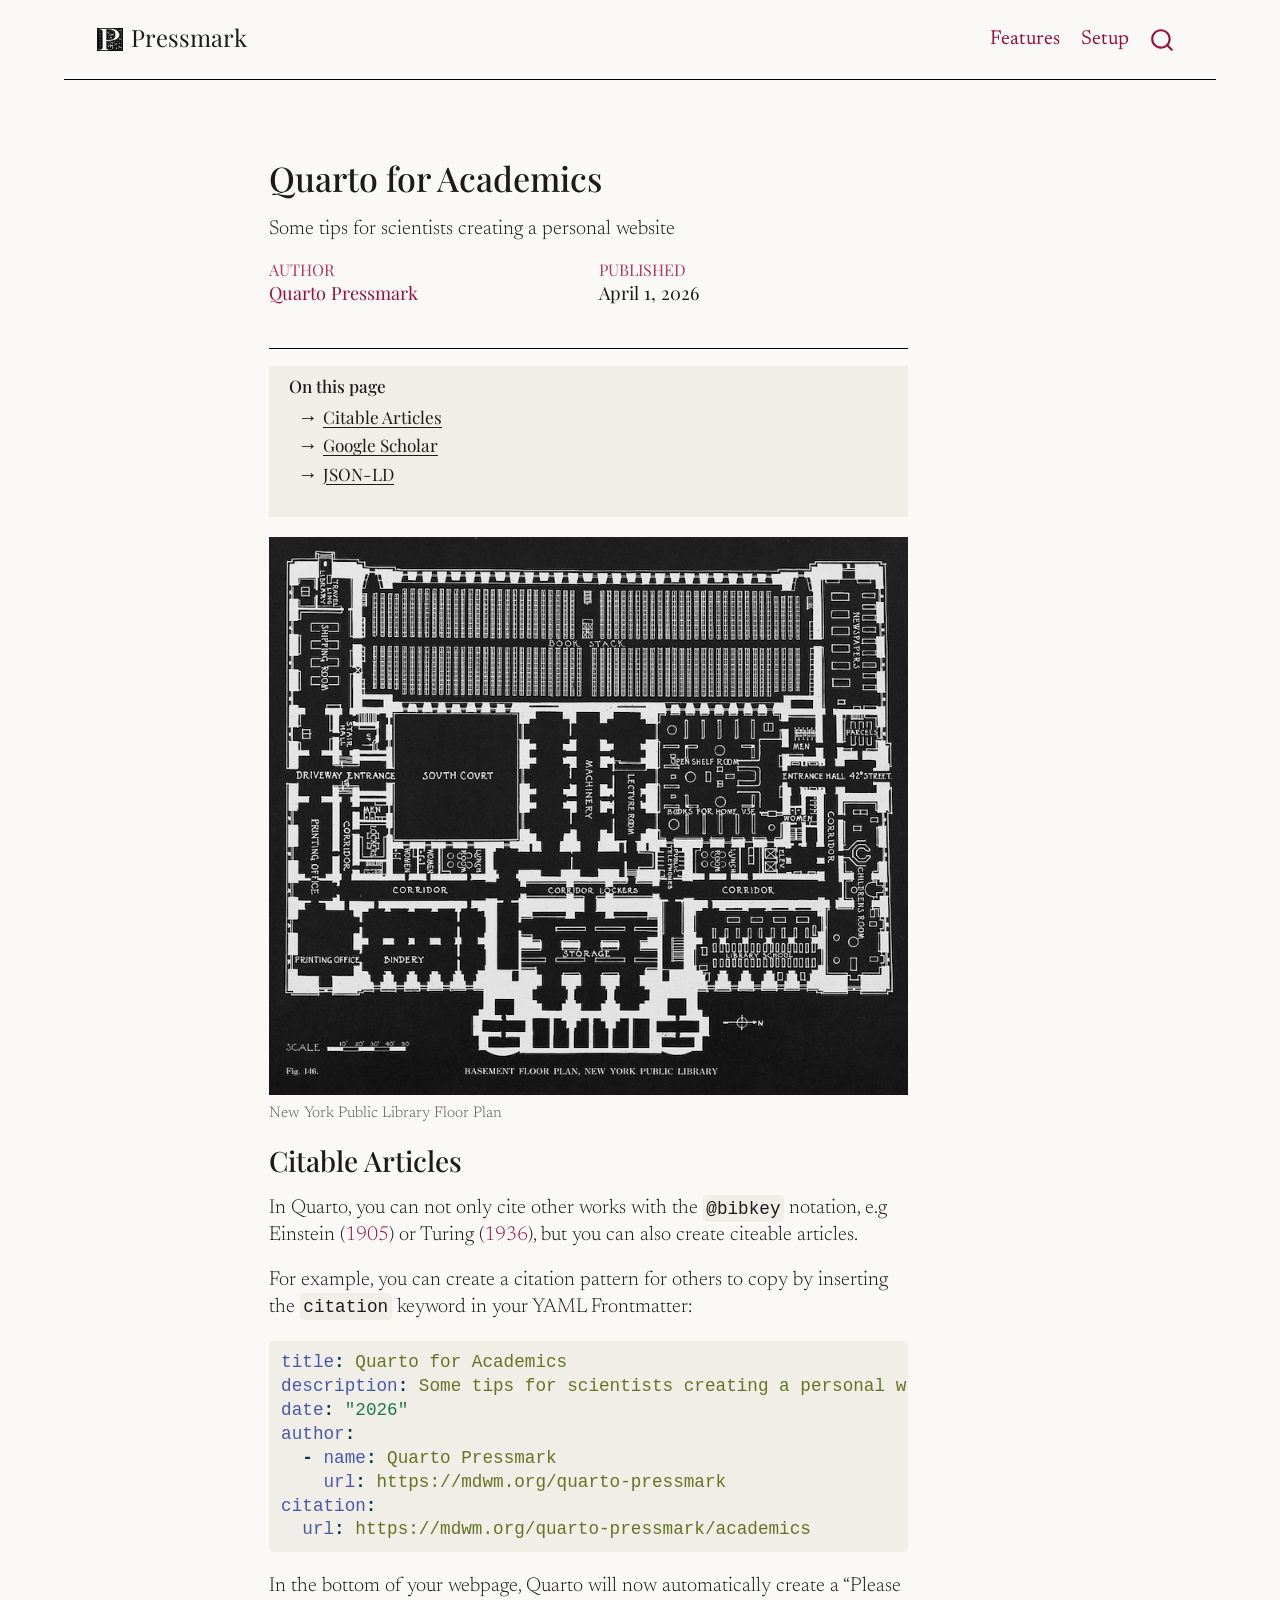
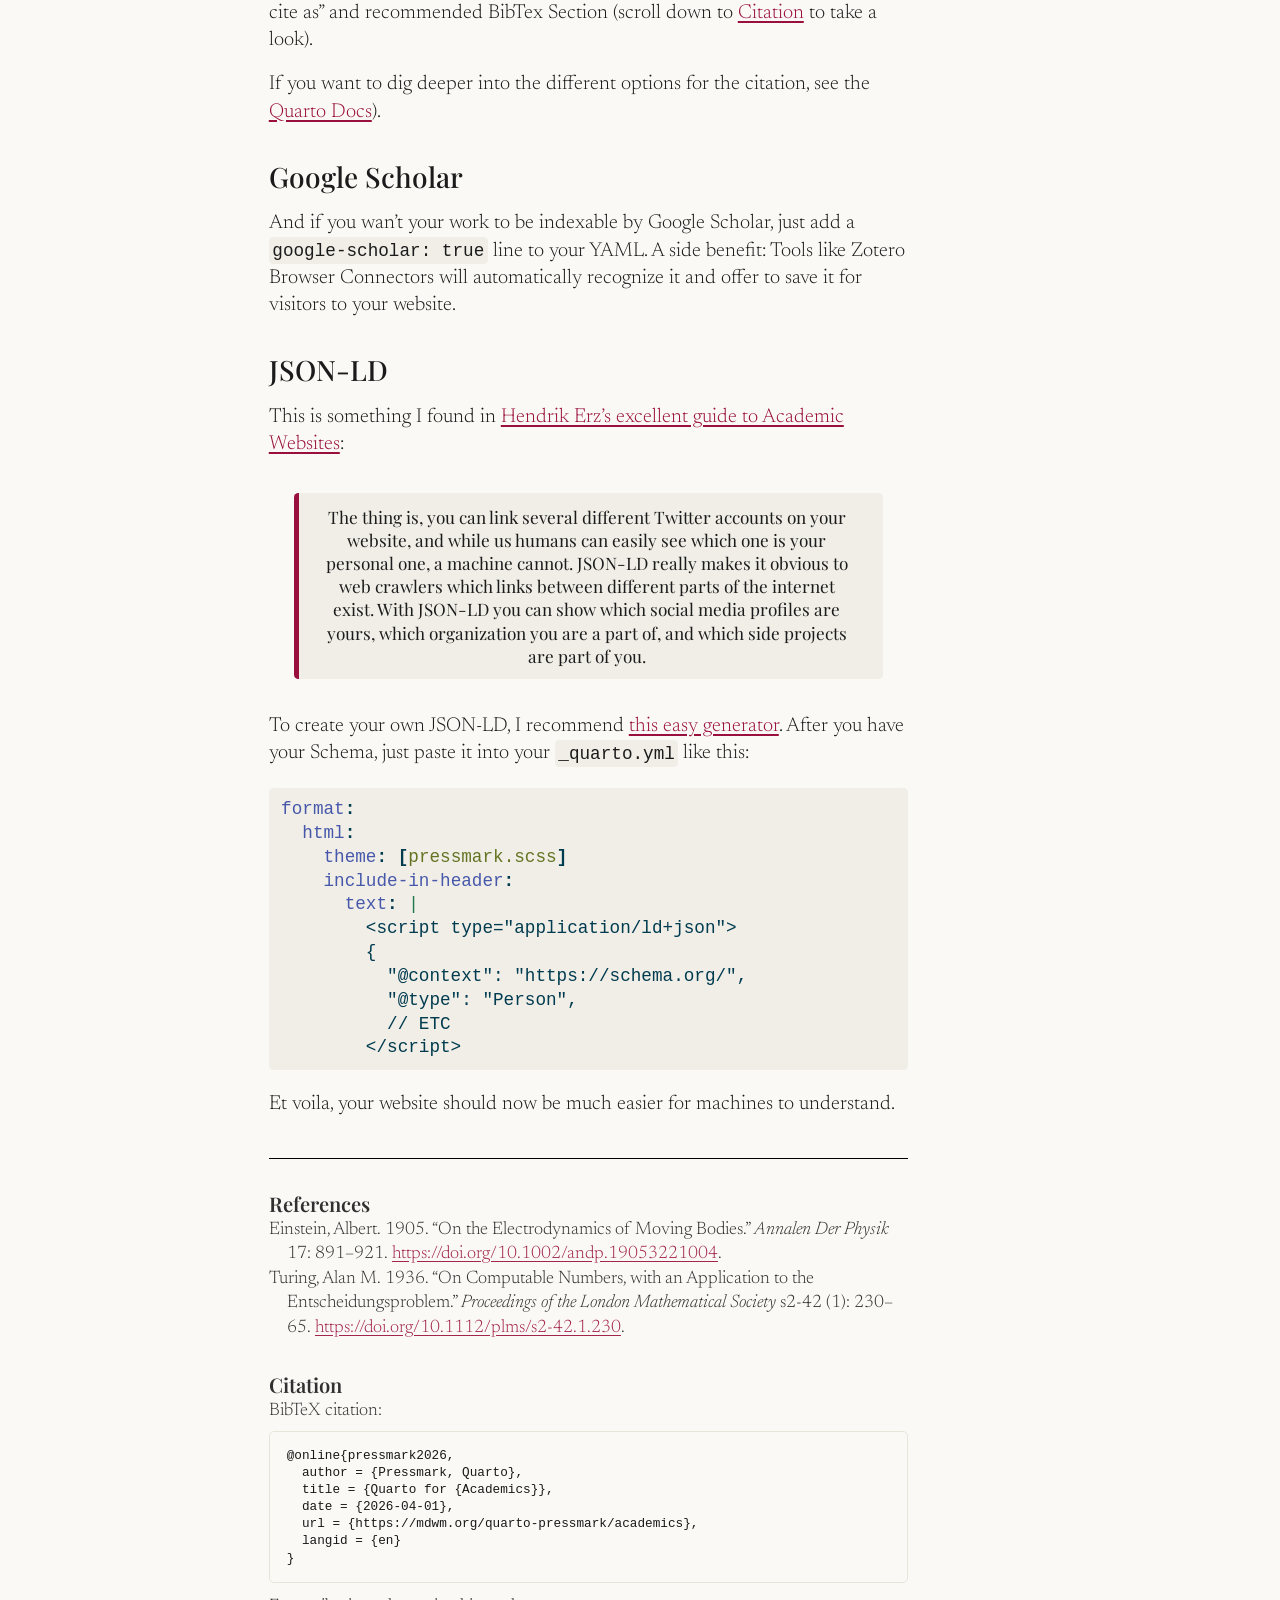
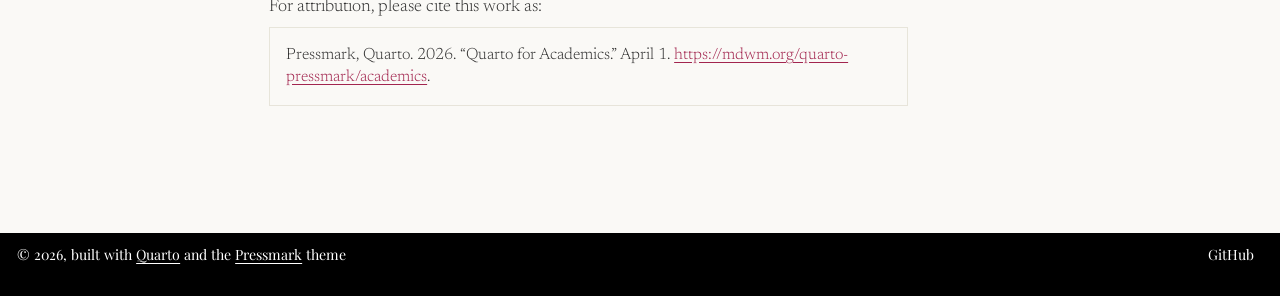
<file: features/academics/index.html>
<!DOCTYPE html>
<html xmlns="http://www.w3.org/1999/xhtml" lang="en" xml:lang="en"><head>

<meta charset="utf-8">
<meta name="generator" content="quarto-1.11.9">

<meta name="viewport" content="width=device-width, initial-scale=1.0, user-scalable=yes">

<meta name="author" content="Quarto Pressmark">
<meta name="dcterms.date" content="2026-04-01">
<meta name="description" content="Some tips for scientists creating a personal website">

<title>Quarto for Academics – Quarto Pressmark</title>
<style>
/* Default styles provided by pandoc.
** See https://pandoc.org/MANUAL.html#variables-for-html for config info.
*/
span.smallcaps{font-variant: small-caps;}
div.columns{display: flex; gap: 1.5em;}
div.column{flex: auto;}
@media screen {
div.columns{gap: min(4vw, 1.5em);}
div.column{overflow-x: auto;}
}
div.hanging-indent{margin-left: 1.5em; text-indent: -1.5em;}
ul.task-list{list-style: none;}
ul.task-list li input[type="checkbox"] {
  width: 0.8em;
  margin: 0 0.8em 0.2em -1em; /* quarto-specific, see https://github.com/quarto-dev/quarto-cli/issues/4556 */ 
  vertical-align: middle;
}
/* CSS for syntax highlighting */
html { -webkit-text-size-adjust: 100%; }
pre > code.sourceCode { white-space: pre; position: relative; }
pre > code.sourceCode > span { display: inline-block; line-height: 1.25; }
pre > code.sourceCode > span:empty { height: 1.2em; }
.sourceCode { overflow: visible; }
code.sourceCode > span { color: inherit; text-decoration: inherit; }
div.sourceCode { margin: 1em 0; }
pre.sourceCode { margin: 0; }
@media screen {
div.sourceCode { overflow: auto; }
}
@media print {
pre > code.sourceCode { white-space: pre-wrap; }
pre > code.sourceCode > span { text-indent: -5em; padding-left: 5em; }
}
pre.numberSource code
  { counter-reset: source-line 0; }
pre.numberSource code > span
  { position: relative; left: -4em; counter-increment: source-line; }
pre.numberSource code > span > a:first-child::before
  { content: counter(source-line);
    position: relative; left: -1em; text-align: right; vertical-align: baseline;
    border: none; display: inline-block;
    -webkit-touch-callout: none; -webkit-user-select: none;
    -khtml-user-select: none; -moz-user-select: none;
    -ms-user-select: none; user-select: none;
    padding: 0 4px; width: 4em;
  }
pre.numberSource { margin-left: 3em;  padding-left: 4px; }
div.sourceCode
  {   }
@media screen {
pre > code.sourceCode > span > a:first-child::before { text-decoration: underline; }
}
/* CSS for citations */
div.csl-bib-body { }
div.csl-entry {
  clear: both;
}
.hanging-indent div.csl-entry {
  margin-left:2em;
  text-indent:-2em;
}
div.csl-left-margin {
  min-width:2em;
  float:left;
}
div.csl-right-inline {
  margin-left:2em;
  padding-left:1em;
}
div.csl-indent {
  margin-left: 2em;
}</style>


<script src="../../site_libs/quarto-nav/quarto-nav.js"></script>
<script src="../../site_libs/quarto-nav/headroom.min.js"></script>
<script src="../../site_libs/clipboard/clipboard.min.js"></script>
<script src="../../site_libs/quarto-search/autocomplete.umd.js"></script>
<script src="../../site_libs/quarto-search/fuse.min.js"></script>
<script src="../../site_libs/quarto-search/quarto-search.js"></script>
<meta name="quarto:offset" content="../../">
<link href="../../static/favicon.ico" rel="icon">
<script src="../../site_libs/quarto-html/quarto.js" type="module"></script>
<script src="../../site_libs/quarto-html/tabsets/tabsets.js" type="module"></script>
<script src="../../site_libs/quarto-html/scrollable-regions/scrollable-regions.js" type="module"></script>
<script src="../../site_libs/quarto-html/popper.min.js"></script>
<script src="../../site_libs/quarto-html/tippy.umd.min.js"></script>
<script src="../../site_libs/quarto-html/anchor.min.js"></script>
<link href="../../site_libs/quarto-html/tippy.css" rel="stylesheet">
<link href="../../site_libs/quarto-html/quarto-syntax-highlighting-e967c2a1c1d6256cd39175177f59660b.css" rel="stylesheet" id="quarto-text-highlighting-styles">
<script src="../../site_libs/bootstrap/bootstrap.min.js"></script>
<link href="../../site_libs/bootstrap/bootstrap-icons.css" rel="stylesheet">
<link href="../../site_libs/bootstrap/bootstrap-325d347ab4856f917488c0cdb0f1f3f9.min.css" rel="stylesheet" append-hash="true" id="quarto-bootstrap" data-mode="light">
<script id="quarto-search-options" type="application/json">{
  "location": "navbar",
  "copy-button": false,
  "collapse-after": 3,
  "panel-placement": "end",
  "type": "overlay",
  "limit": 50,
  "keyboard-shortcut": [
    "f",
    "/",
    "s"
  ],
  "show-item-context": false,
  "language": {
    "search-no-results-text": "No results",
    "search-matching-documents-text": "matching documents",
    "search-copy-link-title": "Copy link to search",
    "search-hide-matches-text": "Hide additional matches",
    "search-more-match-text": "more match in this document",
    "search-more-matches-text": "more matches in this document",
    "search-clear-button-title": "Clear",
    "search-text-placeholder": "",
    "search-detached-cancel-button-title": "Cancel",
    "search-submit-button-title": "Submit",
    "search-label": "Search"
  }
}</script>


<meta property="og:title" content="Quarto for Academics – Quarto Pressmark">
<meta property="og:description" content="Some tips for scientists creating a personal website">
<meta property="og:image" content="https://mdwm.org/quarto-pressmark/features/academics/library.png">
<meta property="og:site_name" content="Quarto Pressmark">
<meta property="og:image:height" content="698">
<meta property="og:image:width" content="800">
<meta name="citation_title" content="Quarto for Academics">
<meta name="citation_author" content="Quarto Pressmark">
<meta name="citation_publication_date" content="2026-04-01">
<meta name="citation_cover_date" content="2026-04-01">
<meta name="citation_year" content="2026">
<meta name="citation_online_date" content="2026-04-01">
<meta name="citation_fulltext_html_url" content="https://mdwm.org/quarto-pressmark/academics">
<meta name="citation_language" content="en">
<meta name="citation_reference" content="citation_title=On the electrodynamics of moving bodies; citation_author=Albert Einstein; citation_publication_date=1905; citation_cover_date=1905; citation_year=1905; citation_doi=10.1002/andp.19053221004; citation_volume=17; citation_firstpage=891; citation_lastpage=921; citation_journal_title=Annalen der Physik;">
<meta name="citation_reference" content="citation_title=On computable numbers, with an application to the entscheidungsproblem; citation_author=Alan M. Turing; citation_publication_date=1936; citation_cover_date=1936; citation_year=1936; citation_issue=1; citation_doi=10.1112/plms/s2-42.1.230; citation_volume=s2-42; citation_firstpage=230; citation_lastpage=265; citation_journal_title=Proceedings of the London Mathematical Society;">
</head>

<body class="nav-fixed quarto-light"><a id="quarto-skip-link" class="visually-hidden-focusable" href="#quarto-document-content">Skip to main content</a>

<div id="quarto-search-results"></div>
  <header id="quarto-header" class="headroom fixed-top">
    <nav class="navbar navbar-expand-lg " data-bs-theme="dark" aria-label="Site">
      <div class="navbar-container container-fluid">
      <div class="navbar-brand-container mx-auto">
    <a href="../../index.html" class="navbar-brand navbar-brand-logo">
    <img src="../../static/P.png" alt="Quarto Pressmark Logo" class="navbar-logo light-content">
    <img src="../../static/P.png" alt="Quarto Pressmark Logo" class="navbar-logo dark-content">
    </a>
    <a class="navbar-brand" href="../../index.html">
    <span class="navbar-title">Pressmark</span>
    </a>
  </div>
          <button class="navbar-toggler" type="button" data-bs-toggle="collapse" data-bs-target="#navbarCollapse" aria-controls="navbarCollapse" aria-expanded="false" aria-label="Toggle navigation" onclick="if (window.quartoToggleHeadroom) { window.quartoToggleHeadroom(); }">
  <span class="navbar-toggler-icon"></span>
</button>
          <div class="collapse navbar-collapse" id="navbarCollapse">
            <ul class="navbar-nav navbar-nav-scroll ms-auto">
  <li class="nav-item">
    <a class="nav-link" href="../../features/index.html"> 
<span class="menu-text">Features</span></a>
  </li>  
  <li class="nav-item">
    <a class="nav-link" href="../../setup.html"> 
<span class="menu-text">Setup</span></a>
  </li>  
</ul>
          </div> <!-- /navcollapse -->
            <div class="quarto-navbar-tools">
</div>
            <div id="quarto-search" class="" title="Search"></div>
      </div> <!-- /container-fluid -->
    </nav>
</header>
<!-- content -->
<div id="quarto-content" class="quarto-container page-columns page-rows-contents page-layout-article page-navbar">
<!-- sidebar -->
<!-- margin-sidebar -->
    <div id="quarto-margin-sidebar" class="sidebar margin-sidebar zindex-bottom">
    </div>
<!-- main -->
<main class="content" id="quarto-document-content" tabindex="-1">

<header id="title-block-header" class="quarto-title-block default">
<div class="quarto-title">
<h1 class="title">Quarto for Academics</h1>
</div>

<div>
  <div class="description">
    Some tips for scientists creating a personal website
  </div>
</div>


<div class="quarto-title-meta">

    <div>
    <div class="quarto-title-meta-heading">Author</div>
    <div class="quarto-title-meta-contents">
             <p><a href="https://mdwm.org/quarto-pressmark">Quarto Pressmark</a> </p>
          </div>
  </div>
    
    <div>
    <div class="quarto-title-meta-heading">Published</div>
    <div class="quarto-title-meta-contents">
      <p class="date">April 1, 2026</p>
    </div>
  </div>
  
    
  </div>
  


</header>

<nav id="TOC" role="doc-toc" aria-labelledby="toc-title">
    <h2 id="toc-title">On this page</h2>
   
  <ul>
  <li><a href="#citable-articles" id="toc-citable-articles">Citable Articles</a></li>
  <li><a href="#google-scholar" id="toc-google-scholar">Google Scholar</a></li>
  <li><a href="#json-ld" id="toc-json-ld">JSON-LD</a></li>
  </ul>
</nav>
<div class="quarto-figure quarto-figure-center">
<figure class="figure">
<p><img src="library.png" class="img-fluid figure-img"></p>
<figcaption>New York Public Library Floor Plan</figcaption>
</figure>
</div>
<section id="citable-articles" class="level2">
<h2 class="anchored" data-anchor-id="citable-articles">Citable Articles</h2>
<p>In Quarto, you can not only cite other works with the <code>@bibkey</code> notation, e.g <span class="citation" data-cites="einstein1905">Einstein (<a href="#ref-einstein1905" role="doc-biblioref">1905</a>)</span> or <span class="citation" data-cites="turing1936">Turing (<a href="#ref-turing1936" role="doc-biblioref">1936</a>)</span>, but you can also create citeable articles.</p>
<p>For example, you can create a citation pattern for others to copy by inserting the <code>citation</code> keyword in your YAML Frontmatter:</p>
<div class="code-copy-outer-scaffold"><div class="sourceCode" id="cb1"><pre class="sourceCode yaml code-with-copy"><code class="sourceCode yaml"><span id="cb1-1"><a href="#cb1-1" aria-hidden="true" tabindex="-1"></a><span class="fu">title</span><span class="kw">:</span><span class="at"> Quarto for Academics</span></span>
<span id="cb1-2"><a href="#cb1-2" aria-hidden="true" tabindex="-1"></a><span class="fu">description</span><span class="kw">:</span><span class="at"> Some tips for scientists creating a personal website</span></span>
<span id="cb1-3"><a href="#cb1-3" aria-hidden="true" tabindex="-1"></a><span class="fu">date</span><span class="kw">:</span><span class="at"> </span><span class="st">"2026"</span></span>
<span id="cb1-4"><a href="#cb1-4" aria-hidden="true" tabindex="-1"></a><span class="fu">author</span><span class="kw">:</span><span class="at"> </span></span>
<span id="cb1-5"><a href="#cb1-5" aria-hidden="true" tabindex="-1"></a><span class="at">  </span><span class="kw">-</span><span class="at"> </span><span class="fu">name</span><span class="kw">:</span><span class="at"> Quarto Pressmark</span></span>
<span id="cb1-6"><a href="#cb1-6" aria-hidden="true" tabindex="-1"></a><span class="at">    </span><span class="fu">url</span><span class="kw">:</span><span class="at"> https://mdwm.org/quarto-pressmark</span></span>
<span id="cb1-7"><a href="#cb1-7" aria-hidden="true" tabindex="-1"></a><span class="fu">citation</span><span class="kw">:</span><span class="at"> </span></span>
<span id="cb1-8"><a href="#cb1-8" aria-hidden="true" tabindex="-1"></a><span class="at">  </span><span class="fu">url</span><span class="kw">:</span><span class="at"> https://mdwm.org/quarto-pressmark/academics</span></span></code></pre></div><button title="Copy to Clipboard" class="code-copy-button"><i class="bi"></i></button></div>
<p>In the bottom of your webpage, Quarto will now automatically create a “Please cite as” and recommended BibTex Section (scroll down to <a href="#citation">Citation</a> to take a look).</p>
<p>If you want to dig deeper into the different options for the citation, see the <a href="https://quarto.org/docs/authoring/create-citeable-articles.html">Quarto Docs</a>).</p>
</section>
<section id="google-scholar" class="level2">
<h2 class="anchored" data-anchor-id="google-scholar">Google Scholar</h2>
<p>And if you wan’t your work to be indexable by Google Scholar, just add a <code>google-scholar: true</code> line to your YAML. A side benefit: Tools like Zotero Browser Connectors will automatically recognize it and offer to save it for visitors to your website.</p>
</section>
<section id="json-ld" class="level2">
<h2 class="anchored" data-anchor-id="json-ld">JSON-LD</h2>
<p>This is something I found in <a href="https://www.hendrik-erz.de/post/academic-website-v-telling-machines-who-you-are#h2-making-yourself-machine-readable-with-json-ld">Hendrik Erz’s excellent guide to Academic Websites</a>:</p>
<blockquote class="blockquote">
<p>The thing is, you can link several different Twitter accounts on your website, and while us humans can easily see which one is your personal one, a machine cannot. JSON-LD really makes it obvious to web crawlers which links between different parts of the internet exist. With JSON-LD you can show which social media profiles are yours, which organization you are a part of, and which side projects are part of you.</p>
</blockquote>
<p>To create your own JSON-LD, I recommend <a href="https://technicalseo.com/tools/schema-markup-generator/">this easy generator</a>. After you have your Schema, just paste it into your <code>_quarto.yml</code> like this:</p>
<div class="code-copy-outer-scaffold"><div class="sourceCode" id="cb2"><pre class="sourceCode yaml code-with-copy"><code class="sourceCode yaml"><span id="cb2-1"><a href="#cb2-1" aria-hidden="true" tabindex="-1"></a><span class="fu">format</span><span class="kw">:</span></span>
<span id="cb2-2"><a href="#cb2-2" aria-hidden="true" tabindex="-1"></a><span class="at">  </span><span class="fu">html</span><span class="kw">:</span></span>
<span id="cb2-3"><a href="#cb2-3" aria-hidden="true" tabindex="-1"></a><span class="at">    </span><span class="fu">theme</span><span class="kw">:</span><span class="at"> </span><span class="kw">[</span><span class="at">pressmark.scss</span><span class="kw">]</span></span>
<span id="cb2-4"><a href="#cb2-4" aria-hidden="true" tabindex="-1"></a><span class="at">    </span><span class="fu">include-in-header</span><span class="kw">:</span><span class="at"> </span></span>
<span id="cb2-5"><a href="#cb2-5" aria-hidden="true" tabindex="-1"></a><span class="fu">      text</span><span class="kw">: </span><span class="ch">|</span></span>
<span id="cb2-6"><a href="#cb2-6" aria-hidden="true" tabindex="-1"></a>        &lt;script type="application/ld+json"&gt;</span>
<span id="cb2-7"><a href="#cb2-7" aria-hidden="true" tabindex="-1"></a>        {</span>
<span id="cb2-8"><a href="#cb2-8" aria-hidden="true" tabindex="-1"></a>          "@context": "https://schema.org/",</span>
<span id="cb2-9"><a href="#cb2-9" aria-hidden="true" tabindex="-1"></a>          "@type": "Person",</span>
<span id="cb2-10"><a href="#cb2-10" aria-hidden="true" tabindex="-1"></a>          // ETC</span>
<span id="cb2-11"><a href="#cb2-11" aria-hidden="true" tabindex="-1"></a>        &lt;/script&gt;</span></code></pre></div><button title="Copy to Clipboard" class="code-copy-button"><i class="bi"></i></button></div>
<p>Et voila, your website should now be much easier for machines to understand.</p>



</section>

<div id="quarto-appendix" class="default"><section class="quarto-appendix-contents" role="doc-bibliography" id="quarto-bibliography"><h2 class="anchored quarto-appendix-heading">References</h2><div id="refs" class="references csl-bib-body hanging-indent" role="list">
<div id="ref-einstein1905" class="csl-entry" role="listitem">
Einstein, Albert. 1905. <span>“On the Electrodynamics of Moving Bodies.”</span> <em>Annalen Der Physik</em> 17: 891–921. <a href="https://doi.org/10.1002/andp.19053221004">https://doi.org/10.1002/andp.19053221004</a>.
</div>
<div id="ref-turing1936" class="csl-entry" role="listitem">
Turing, Alan M. 1936. <span>“On Computable Numbers, with an Application to the Entscheidungsproblem.”</span> <em>Proceedings of the London Mathematical Society</em> s2-42 (1): 230–65. <a href="https://doi.org/10.1112/plms/s2-42.1.230">https://doi.org/10.1112/plms/s2-42.1.230</a>.
</div>
</div></section><section class="quarto-appendix-contents" id="quarto-citation"><h2 class="anchored quarto-appendix-heading">Citation</h2><div><div class="quarto-appendix-secondary-label">BibTeX citation:</div><div class="code-copy-outer-scaffold"><pre class="sourceCode quarto-appendix-bibtex code-with-copy"><code class="sourceCode bibtex">@online{pressmark2026,
  author = {Pressmark, Quarto},
  title = {Quarto for {Academics}},
  date = {2026-04-01},
  url = {https://mdwm.org/quarto-pressmark/academics},
  langid = {en}
}
</code></pre><button title="Copy to Clipboard" class="code-copy-button"><i class="bi"></i></button></div><div class="quarto-appendix-secondary-label">For attribution, please cite this work as:</div><div id="ref-pressmark2026" class="csl-entry quarto-appendix-citeas" role="listitem">
Pressmark, Quarto. 2026. <span>“Quarto for Academics.”</span> April 1.
<a href="https://mdwm.org/quarto-pressmark/academics">https://mdwm.org/quarto-pressmark/academics</a>.
</div></div></section></div></main> <!-- /main -->
<script id="quarto-html-after-body" type="application/javascript">
  window.document.addEventListener("DOMContentLoaded", function (event) {
    const icon = "";
    const anchorJS = new window.AnchorJS();
    anchorJS.options = {
      placement: 'right',
      icon: icon
    };
    anchorJS.add('.anchored');
    const isCodeAnnotation = (el) => {
      for (const clz of el.classList) {
        if (clz.startsWith('code-annotation-')) {                     
          return true;
        }
      }
      return false;
    }
    const onCopySuccess = function(e) {
      // button target
      const button = e.trigger;
      // don't keep focus
      button.blur();
      // flash "checked"
      button.classList.add('code-copy-button-checked');
      var currentTitle = button.getAttribute("title");
      button.setAttribute("title", "Copied!");
      let tooltip;
      if (window.bootstrap) {
        button.setAttribute("data-bs-toggle", "tooltip");
        button.setAttribute("data-bs-placement", "left");
        button.setAttribute("data-bs-title", "Copied!");
        tooltip = new bootstrap.Tooltip(button, 
          { trigger: "manual", 
            customClass: "code-copy-button-tooltip",
            offset: [0, -8]});
        tooltip.show();    
      }
      setTimeout(function() {
        if (tooltip) {
          tooltip.hide();
          button.removeAttribute("data-bs-title");
          button.removeAttribute("data-bs-toggle");
          button.removeAttribute("data-bs-placement");
        }
        button.setAttribute("title", currentTitle);
        button.classList.remove('code-copy-button-checked');
      }, 1000);
      // clear code selection
      e.clearSelection();
    }
    const getTextToCopy = function(trigger) {
      const outerScaffold = trigger.parentElement.cloneNode(true);
      const codeEl = outerScaffold.querySelector('code');
      for (const childEl of codeEl.children) {
        if (isCodeAnnotation(childEl)) {
          childEl.remove();
        }
      }
      return codeEl.innerText;
    }
    const clipboard = new window.ClipboardJS('.code-copy-button:not([data-in-quarto-modal])', {
      text: getTextToCopy
    });
    clipboard.on('success', onCopySuccess);
    if (window.document.getElementById('quarto-embedded-source-code-modal')) {
      const clipboardModal = new window.ClipboardJS('.code-copy-button[data-in-quarto-modal]', {
        text: getTextToCopy,
        container: window.document.getElementById('quarto-embedded-source-code-modal')
      });
      clipboardModal.on('success', onCopySuccess);
    }
      var localhostRegex = new RegExp(/^(?:http|https):\/\/localhost\:?[0-9]*\//);
      var mailtoRegex = new RegExp(/^mailto:/);
        var filterRegex = new RegExp("https:\/\/mdwm\.org\/quarto-pressmark\/");
      const newWindowLabel = "(opens in a new tab)";
      const newWindowNoteId = "quarto-ext-newwindow-label";
      // Links reference one hidden label through aria-describedby, so the
      // announcement never changes their accessible name.
      var describeNewWindow = (link) => {
        if (!window.document.getElementById(newWindowNoteId)) {
          var newWindowNote = window.document.createElement("span");
          newWindowNote.id = newWindowNoteId;
          newWindowNote.hidden = true;
          newWindowNote.textContent = newWindowLabel;
          window.document.body.appendChild(newWindowNote);
        }
        var describedBy = (link.getAttribute("aria-describedby") || "").split(/\s+/).filter(Boolean);
        if (!describedBy.includes(newWindowNoteId)) {
          describedBy.push(newWindowNoteId);
          link.setAttribute("aria-describedby", describedBy.join(" "));
        }
      }
      var isInternal = (href) => {
          return filterRegex.test(href) || localhostRegex.test(href) || mailtoRegex.test(href);
      }
      // Inspect non-navigation links and adorn them if external
      window.quartoDecorateExternalLinks = function (root) {
     var links = (root || window.document).querySelectorAll('a[href]:not(.nav-link):not(.navbar-brand):not(.toc-action):not(.sidebar-link):not(.sidebar-item-toggle):not(.pagination-link):not(.no-external):not([aria-hidden]):not(.dropdown-item):not(.quarto-navigation-tool):not(.about-link)');
      for (var i=0; i<links.length; i++) {
        const link = links[i];
        if (!isInternal(link.href)) {
          // undo the damage that might have been done by quarto-nav.js in the case of
          // links that we want to consider external
          if (link.dataset.originalHref !== undefined) {
            link.href = link.dataset.originalHref;
          }
            // target, if specified
            link.setAttribute("target", "_blank");
            if (link.getAttribute("rel") === null) {
              link.setAttribute("rel", "noopener");
            }
            describeNewWindow(link);
          if (!link.classList.contains('no-external-icon')) {
          }
        }
      }
      };
      window.quartoDecorateExternalLinks(window.document);
    // Esc closes the popup (WCAG 1.4.13) and focus leaving both trigger and
    // popup closes it (WCAG 2.4.11); tippy handles neither for interactive popups.
    const hideOnEscAndFocusOut = {
      name: 'hideOnEscAndFocusOut',
      defaultValue: true,
      fn(instance) {
        const dismiss = () => {
          // A show scheduled by the trigger delay would otherwise reopen it
          instance.clearDelayTimeouts();
          instance.hide();
        };
        const onKeyDown = (event) => {
          if (event.key !== 'Escape') {
            return;
          }
          // Keep Esc from also reaching page handlers (e.g. reveal.js overview),
          // except an open reveal.js slide menu, which Esc should close too.
          // The menu handles keys only when its keyboard option is on.
          const menuHandlesEsc = window.Reveal?.getPlugin?.('menu')?.isOpen() &&
            window.Reveal.getConfig().menu?.keyboard !== false;
          if (!menuHandlesEsc) {
            event.stopPropagation();
          }
          if (instance.popper.contains(window.document.activeElement)) {
            // Disabled while refocusing so the focus trigger does not reopen it
            instance.disable();
            instance.reference.focus();
            instance.enable();
          }
          dismiss();
        };
        const onFocusOut = (event) => {
          const target = event.relatedTarget;
          if (target && !instance.reference.contains(target) &&
              !instance.popper.contains(target)) {
            dismiss();
          }
        };
        // On the trigger too: a click trigger (code-annotations: select) has no
        // blur handling. Attached for the instance's lifetime so leaving the
        // trigger also cancels a show still pending on the trigger delay.
        instance.reference.addEventListener('focusout', onFocusOut);
        return {
          onShow() {
            window.document.addEventListener('keydown', onKeyDown, true);
            instance.popper.addEventListener('focusout', onFocusOut);
          },
          onHide() {
            window.document.removeEventListener('keydown', onKeyDown, true);
            instance.popper.removeEventListener('focusout', onFocusOut);
          },
          onDestroy() {
            instance.reference.removeEventListener('focusout', onFocusOut);
          },
        };
      },
    };
    function tippyHover(el, contentFn, onTriggerFn, onUntriggerFn) {
      const config = {
        allowHTML: true,
        maxWidth: 500,
        delay: 100,
        arrow: false,
        appendTo: function(el) {
            return el.parentElement;
        },
        interactive: true,
        interactiveBorder: 10,
        theme: 'quarto',
        placement: 'bottom-start',
        plugins: [hideOnEscAndFocusOut],
      };
      if (contentFn) {
        config.content = contentFn;
      }
      if (onTriggerFn) {
        config.onTrigger = onTriggerFn;
      }
      if (onUntriggerFn) {
        config.onUntrigger = onUntriggerFn;
      }
      window.tippy(el, config); 
    }
    const noterefs = window.document.querySelectorAll('a[role="doc-noteref"]');
    for (var i=0; i<noterefs.length; i++) {
      const ref = noterefs[i];
      tippyHover(ref, function() {
        // use id or data attribute instead here
        let href = ref.getAttribute('data-footnote-href') || ref.getAttribute('href');
        try { href = new URL(href).hash; } catch {}
        const id = href.replace(/^#\/?/, "");
        const note = window.document.getElementById(id);
        if (note) {
          return note.innerHTML;
        } else {
          return "";
        }
      });
    }
    const xrefs = window.document.querySelectorAll('a.quarto-xref');
    const processXRef = (id, note) => {
      // Strip column container classes
      const stripColumnClz = (el) => {
        el.classList.remove("page-full", "page-columns");
        if (el.children) {
          for (const child of el.children) {
            stripColumnClz(child);
          }
        }
      }
      stripColumnClz(note)
      if (id === null || id.startsWith('sec-')) {
        // Special case sections, only their first couple elements
        const container = document.createElement("div");
        if (note.children && note.children.length > 2) {
          container.appendChild(note.children[0].cloneNode(true));
          for (let i = 1; i < note.children.length; i++) {
            const child = note.children[i];
            if (child.tagName === "P" && child.innerText === "") {
              continue;
            } else {
              container.appendChild(child.cloneNode(true));
              break;
            }
          }
          if (window.Quarto?.typesetMath) {
            window.Quarto.typesetMath(container);
          }
          return container.innerHTML
        } else {
          if (window.Quarto?.typesetMath) {
            window.Quarto.typesetMath(note);
          }
          return note.innerHTML;
        }
      } else {
        // Remove any anchor links if they are present
        const anchorLink = note.querySelector('a.anchorjs-link');
        if (anchorLink) {
          anchorLink.remove();
        }
        if (window.Quarto?.typesetMath) {
          window.Quarto.typesetMath(note);
        }
        if (note.classList.contains("callout")) {
          return note.outerHTML;
        } else {
          return note.innerHTML;
        }
      }
    }
    for (var i=0; i<xrefs.length; i++) {
      const xref = xrefs[i];
      tippyHover(xref, undefined, function(instance) {
        instance.disable();
        let url = xref.getAttribute('href');
        let hash = undefined; 
        if (url.startsWith('#')) {
          hash = url;
        } else {
          try { hash = new URL(url).hash; } catch {}
        }
        if (hash) {
          const id = hash.replace(/^#\/?/, "");
          const note = window.document.getElementById(id);
          if (note !== null) {
            try {
              const html = processXRef(id, note.cloneNode(true));
              instance.setContent(html);
            } finally {
              instance.enable();
              instance.show();
            }
          } else {
            // See if we can fetch this
            fetch(url.split('#')[0])
            .then(res => res.text())
            .then(html => {
              const parser = new DOMParser();
              const htmlDoc = parser.parseFromString(html, "text/html");
              const note = htmlDoc.getElementById(id);
              if (note !== null) {
                const html = processXRef(id, note);
                instance.setContent(html);
              } 
            }).finally(() => {
              instance.enable();
              instance.show();
            });
          }
        } else {
          // See if we can fetch a full url (with no hash to target)
          // This is a special case and we should probably do some content thinning / targeting
          fetch(url)
          .then(res => res.text())
          .then(html => {
            const parser = new DOMParser();
            const htmlDoc = parser.parseFromString(html, "text/html");
            const note = htmlDoc.querySelector('main.content');
            if (note !== null) {
              // This should only happen for chapter cross references
              // (since there is no id in the URL)
              // remove the first header
              if (note.children.length > 0 && note.children[0].tagName === "HEADER") {
                note.children[0].remove();
              }
              const html = processXRef(null, note);
              instance.setContent(html);
            } 
          }).finally(() => {
            instance.enable();
            instance.show();
          });
        }
      }, function(instance) {
      });
    }
        let selectedAnnoteEl;
        const selectorForAnnotation = ( cell, annotation) => {
          let cellAttr = 'data-code-cell="' + cell + '"';
          let lineAttr = 'data-code-annotation="' +  annotation + '"';
          const selector = 'span[' + cellAttr + '][' + lineAttr + ']';
          return selector;
        }
        const selectCodeLines = (annoteEl) => {
          const doc = window.document;
          const targetCell = annoteEl.getAttribute("data-target-cell");
          const targetAnnotation = annoteEl.getAttribute("data-target-annotation");
          const annoteSpan = window.document.querySelector(selectorForAnnotation(targetCell, targetAnnotation));
          const lines = annoteSpan.getAttribute("data-code-lines").split(",");
          const lineIds = lines.map((line) => {
            return targetCell + "-" + line;
          })
          // Each band is positioned against its own containing block, which is
          // not the offsetParent of the lines, so place it from client rects.
          const placeBand = (band, firstEl, lastEl, codeBlock) => {
            const container = band.offsetParent;
            if (container === null) {
              return;
            }
            const containerRect = container.getBoundingClientRect();
            // Reveal.js scales slides with a transform, so convert client
            // pixels back to the CSS pixels of the container.
            const scale = containerRect.height / container.offsetHeight || 1;
            const firstRect = firstEl.getBoundingClientRect();
            const lastRect = lastEl.getBoundingClientRect();
            const top = (firstRect.top - containerRect.top) / scale - container.clientTop + container.scrollTop;
            const height = (lastRect.bottom - firstRect.top) / scale;
            band.style.top = top - 2 + "px";
            band.style.height = height + 4 + "px";
            if (codeBlock) {
              // Without the copy button wrapper, the containing block is wider
              // than the code block, so span the code block explicitly.
              const blockRect = codeBlock.getBoundingClientRect();
              band.style.left = (blockRect.left - containerRect.left) / scale - container.clientLeft + container.scrollLeft + "px";
              band.style.width = blockRect.width / scale + "px";
            }
          };
          if (lineIds.length > 0) {
            const el = window.document.getElementById(lineIds[0]);
            const lastEl = window.document.getElementById(lineIds[lineIds.length - 1]);
            const parent = el.parentElement.parentElement;
            // cook up a div (if necessary) and position it
            let div = window.document.getElementById("code-annotation-line-highlight");
            if (div === null) {
              div = window.document.createElement("div");
              div.setAttribute("id", "code-annotation-line-highlight");
              div.style.position = 'absolute';
              parent.appendChild(div);
            }
            placeBand(div, el, lastEl, parent.closest("div.sourceCode") || parent);
            let gutterDiv = window.document.getElementById("code-annotation-line-highlight-gutter");
            if (gutterDiv === null) {
              gutterDiv = window.document.createElement("div");
              gutterDiv.setAttribute("id", "code-annotation-line-highlight-gutter");
              gutterDiv.style.position = 'absolute';
              const codeCell = window.document.getElementById(targetCell);
              const gutter = codeCell.querySelector('.code-annotation-gutter');
              gutter.appendChild(gutterDiv);
            }
            placeBand(gutterDiv, el, lastEl);
            selectedAnnoteEl = annoteEl;
          }
        };
        const unselectCodeLines = () => {
          const elementsIds = ["code-annotation-line-highlight", "code-annotation-line-highlight-gutter"];
          elementsIds.forEach((elId) => {
            const div = window.document.getElementById(elId);
            if (div) {
              div.remove();
            }
          });
          selectedAnnoteEl = undefined;
        };
          // Handle positioning of the toggle
      window.addEventListener(
        "resize",
        throttle(() => {
          elRect = undefined;
          if (selectedAnnoteEl) {
            selectCodeLines(selectedAnnoteEl);
          }
        }, 10)
      );
      function throttle(fn, ms) {
      let throttle = false;
      let timer;
        return (...args) => {
          if(!throttle) { // first call gets through
              fn.apply(this, args);
              throttle = true;
          } else { // all the others get throttled
              if(timer) clearTimeout(timer); // cancel #2
              timer = setTimeout(() => {
                fn.apply(this, args);
                timer = throttle = false;
              }, ms);
          }
        };
      }
        // Attach click handler to the DT
        const annoteDls = window.document.querySelectorAll('dt[data-target-cell]');
        for (const annoteDlNode of annoteDls) {
          annoteDlNode.addEventListener('click', (event) => {
            const clickedEl = event.target;
            if (clickedEl !== selectedAnnoteEl) {
              unselectCodeLines();
              const activeEl = window.document.querySelector('dt[data-target-cell].code-annotation-active');
              if (activeEl) {
                activeEl.classList.remove('code-annotation-active');
              }
              selectCodeLines(clickedEl);
              clickedEl.classList.add('code-annotation-active');
            } else {
              // Unselect the line
              unselectCodeLines();
              clickedEl.classList.remove('code-annotation-active');
            }
          });
        }
    const findCites = (el) => {
      const parentEl = el.parentElement;
      if (parentEl) {
        const cites = parentEl.dataset.cites;
        if (cites) {
          return {
            el,
            cites: cites.split(' ')
          };
        } else {
          return findCites(el.parentElement)
        }
      } else {
        return undefined;
      }
    };
    var bibliorefs = window.document.querySelectorAll('a[role="doc-biblioref"]');
    for (var i=0; i<bibliorefs.length; i++) {
      const ref = bibliorefs[i];
      const citeInfo = findCites(ref);
      if (citeInfo) {
        tippyHover(citeInfo.el, function() {
          var popup = window.document.createElement('div');
          citeInfo.cites.forEach(function(cite) {
            var citeDiv = window.document.createElement('div');
            citeDiv.classList.add('hanging-indent');
            citeDiv.classList.add('csl-entry');
            var biblioDiv = window.document.getElementById('ref-' + cite);
            if (biblioDiv) {
              citeDiv.innerHTML = biblioDiv.innerHTML;
            }
            popup.appendChild(citeDiv);
          });
          return popup.innerHTML;
        });
      }
    }
  });
  </script>
  <script type="application/javascript">
  window.quartoScrollableRegionsLabels = {"code":"Scrollable code","output":"Scrollable output"};
  </script>
</div> <!-- /content -->
<footer class="footer">
  <div class="nav-footer">
    <div class="nav-footer-left">
<p>© 2026, built with <a href="https://quarto.org" target="_blank">Quarto</a> and the <a href="https://mdwm.org/quarto-pressmark/" target="_blank">Pressmark</a> theme</p>
</div>   
    <div class="nav-footer-center">
      &nbsp;
    </div>
    <div class="nav-footer-right">
      <ul class="footer-items list-unstyled">
    <li class="nav-item">
    <a class="nav-link" href="https://github.com/skriptum/quarto-pressmark">
<p>GitHub</p>
</a>
  </li>  
</ul>
    </div>
  </div>
</footer>




</body></html>
</file>
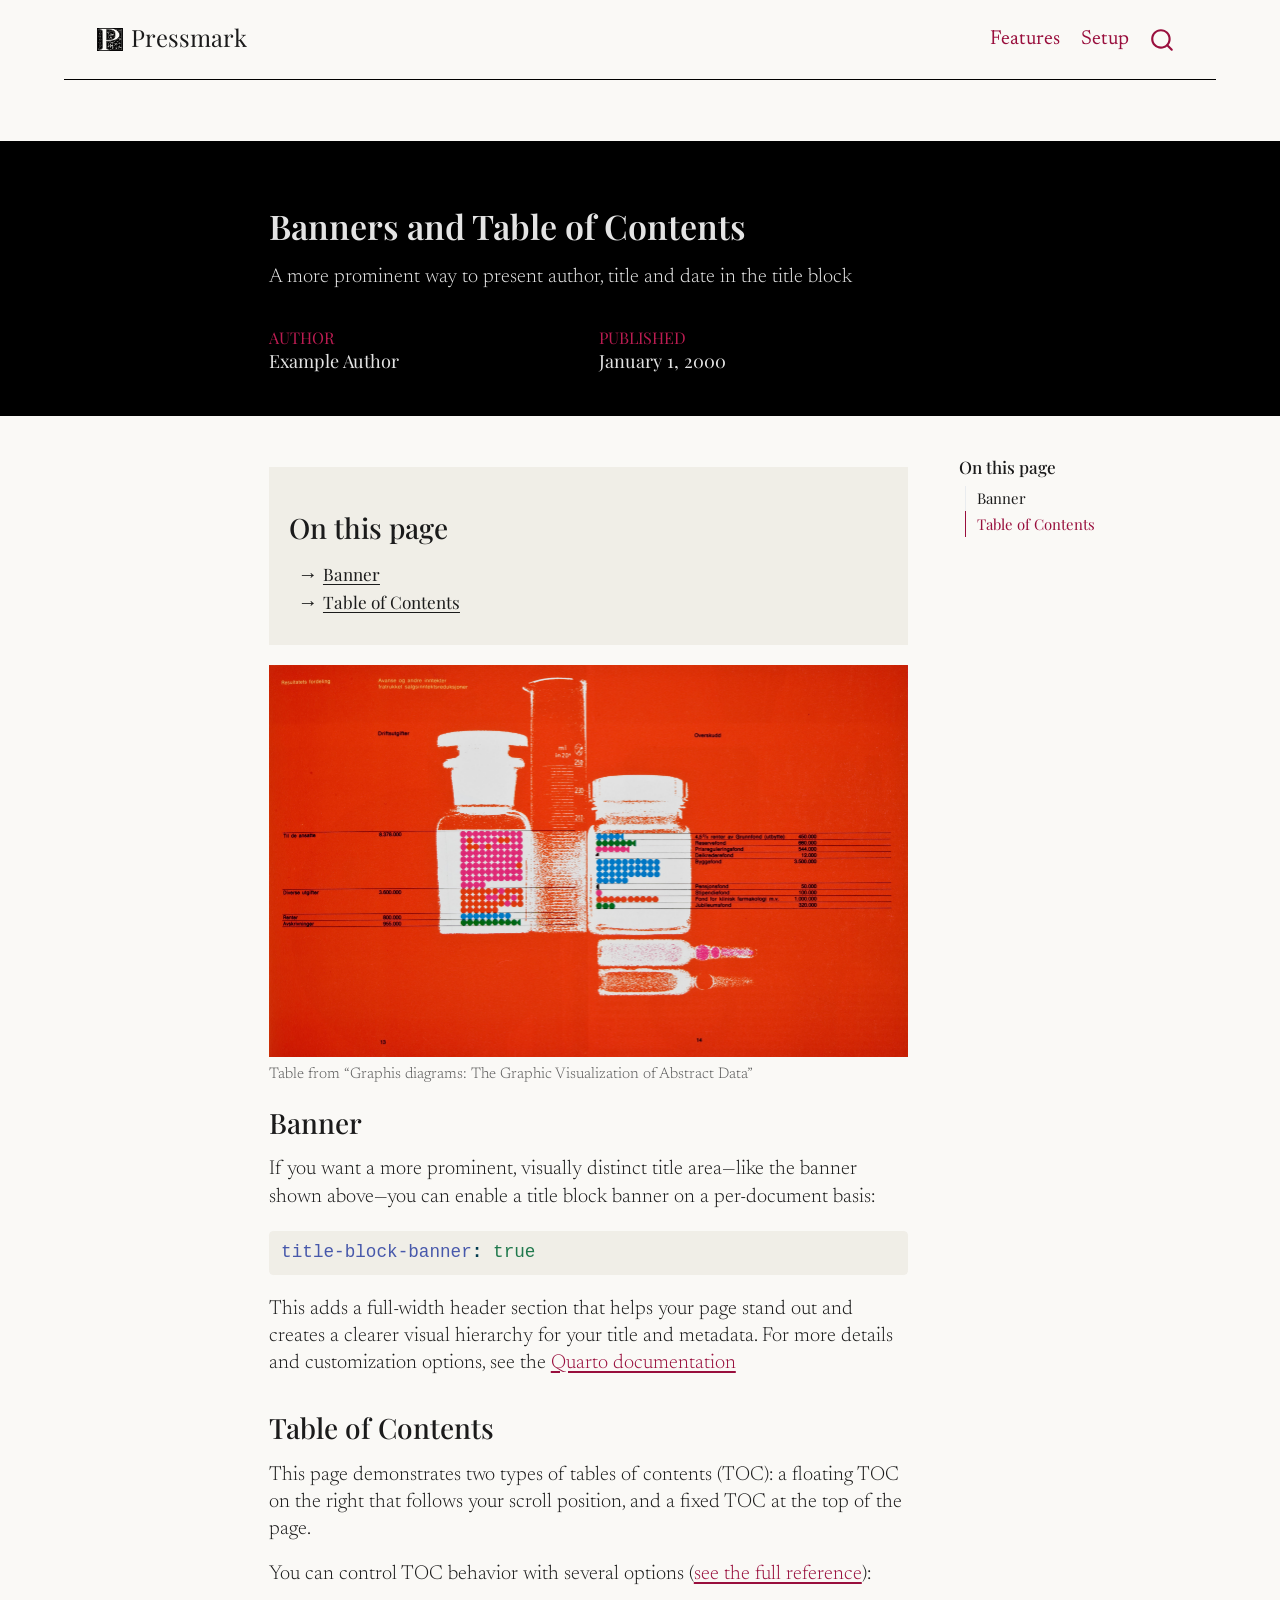
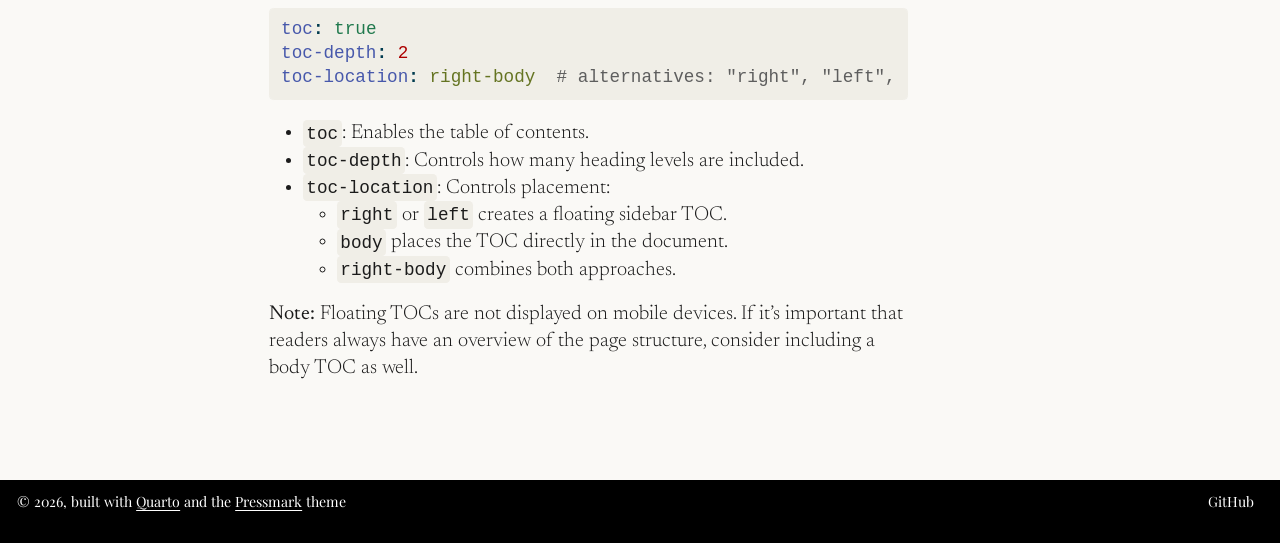
<file: features/banners/index.html>
<!DOCTYPE html>
<html xmlns="http://www.w3.org/1999/xhtml" lang="en" xml:lang="en"><head>

<meta charset="utf-8">
<meta name="generator" content="quarto-1.11.9">

<meta name="viewport" content="width=device-width, initial-scale=1.0, user-scalable=yes">

<meta name="author" content="Example Author">
<meta name="dcterms.date" content="2000-01-01">
<meta name="description" content="A more prominent way to present author, title and date in the title block">

<title>Banners and Table of Contents – Quarto Pressmark</title>
<style>
/* Default styles provided by pandoc.
** See https://pandoc.org/MANUAL.html#variables-for-html for config info.
*/
span.smallcaps{font-variant: small-caps;}
div.columns{display: flex; gap: 1.5em;}
div.column{flex: auto;}
@media screen {
div.columns{gap: min(4vw, 1.5em);}
div.column{overflow-x: auto;}
}
div.hanging-indent{margin-left: 1.5em; text-indent: -1.5em;}
ul.task-list{list-style: none;}
ul.task-list li input[type="checkbox"] {
  width: 0.8em;
  margin: 0 0.8em 0.2em -1em; /* quarto-specific, see https://github.com/quarto-dev/quarto-cli/issues/4556 */ 
  vertical-align: middle;
}
/* CSS for syntax highlighting */
html { -webkit-text-size-adjust: 100%; }
pre > code.sourceCode { white-space: pre; position: relative; }
pre > code.sourceCode > span { display: inline-block; line-height: 1.25; }
pre > code.sourceCode > span:empty { height: 1.2em; }
.sourceCode { overflow: visible; }
code.sourceCode > span { color: inherit; text-decoration: inherit; }
div.sourceCode { margin: 1em 0; }
pre.sourceCode { margin: 0; }
@media screen {
div.sourceCode { overflow: auto; }
}
@media print {
pre > code.sourceCode { white-space: pre-wrap; }
pre > code.sourceCode > span { text-indent: -5em; padding-left: 5em; }
}
pre.numberSource code
  { counter-reset: source-line 0; }
pre.numberSource code > span
  { position: relative; left: -4em; counter-increment: source-line; }
pre.numberSource code > span > a:first-child::before
  { content: counter(source-line);
    position: relative; left: -1em; text-align: right; vertical-align: baseline;
    border: none; display: inline-block;
    -webkit-touch-callout: none; -webkit-user-select: none;
    -khtml-user-select: none; -moz-user-select: none;
    -ms-user-select: none; user-select: none;
    padding: 0 4px; width: 4em;
  }
pre.numberSource { margin-left: 3em;  padding-left: 4px; }
div.sourceCode
  {   }
@media screen {
pre > code.sourceCode > span > a:first-child::before { text-decoration: underline; }
}
</style>


<script src="../../site_libs/quarto-nav/quarto-nav.js"></script>
<script src="../../site_libs/quarto-nav/headroom.min.js"></script>
<script src="../../site_libs/clipboard/clipboard.min.js"></script>
<script src="../../site_libs/quarto-search/autocomplete.umd.js"></script>
<script src="../../site_libs/quarto-search/fuse.min.js"></script>
<script src="../../site_libs/quarto-search/quarto-search.js"></script>
<meta name="quarto:offset" content="../../">
<link href="../../static/favicon.ico" rel="icon">
<script src="../../site_libs/quarto-html/quarto.js" type="module"></script>
<script src="../../site_libs/quarto-html/tabsets/tabsets.js" type="module"></script>
<script src="../../site_libs/quarto-html/scrollable-regions/scrollable-regions.js" type="module"></script>
<script src="../../site_libs/quarto-html/popper.min.js"></script>
<script src="../../site_libs/quarto-html/tippy.umd.min.js"></script>
<script src="../../site_libs/quarto-html/anchor.min.js"></script>
<link href="../../site_libs/quarto-html/tippy.css" rel="stylesheet">
<link href="../../site_libs/quarto-html/quarto-syntax-highlighting-e967c2a1c1d6256cd39175177f59660b.css" rel="stylesheet" id="quarto-text-highlighting-styles">
<script src="../../site_libs/bootstrap/bootstrap.min.js"></script>
<link href="../../site_libs/bootstrap/bootstrap-icons.css" rel="stylesheet">
<link href="../../site_libs/bootstrap/bootstrap-325d347ab4856f917488c0cdb0f1f3f9.min.css" rel="stylesheet" append-hash="true" id="quarto-bootstrap" data-mode="light">
<script id="quarto-search-options" type="application/json">{
  "location": "navbar",
  "copy-button": false,
  "collapse-after": 3,
  "panel-placement": "end",
  "type": "overlay",
  "limit": 50,
  "keyboard-shortcut": [
    "f",
    "/",
    "s"
  ],
  "show-item-context": false,
  "language": {
    "search-no-results-text": "No results",
    "search-matching-documents-text": "matching documents",
    "search-copy-link-title": "Copy link to search",
    "search-hide-matches-text": "Hide additional matches",
    "search-more-match-text": "more match in this document",
    "search-more-matches-text": "more matches in this document",
    "search-clear-button-title": "Clear",
    "search-text-placeholder": "",
    "search-detached-cancel-button-title": "Cancel",
    "search-submit-button-title": "Submit",
    "search-label": "Search"
  }
}</script>


<meta property="og:title" content="Banners and Table of Contents – Quarto Pressmark">
<meta property="og:description" content="A more prominent way to present author, title and date in the title block">
<meta property="og:image" content="https://mdwm.org/quarto-pressmark/features/banners/graphis.jpg">
<meta property="og:site_name" content="Quarto Pressmark">
<meta property="og:image:height" content="1566">
<meta property="og:image:width" content="2560">
</head>

<body class="nav-fixed quarto-light"><a id="quarto-skip-link" class="visually-hidden-focusable" href="#quarto-document-content">Skip to main content</a>

<div id="quarto-search-results"></div>
  <header id="quarto-header" class="headroom fixed-top quarto-banner">
    <nav class="navbar navbar-expand-lg " data-bs-theme="dark" aria-label="Site">
      <div class="navbar-container container-fluid">
      <div class="navbar-brand-container mx-auto">
    <a href="../../index.html" class="navbar-brand navbar-brand-logo">
    <img src="../../static/P.png" alt="Quarto Pressmark Logo" class="navbar-logo light-content">
    <img src="../../static/P.png" alt="Quarto Pressmark Logo" class="navbar-logo dark-content">
    </a>
    <a class="navbar-brand" href="../../index.html">
    <span class="navbar-title">Pressmark</span>
    </a>
  </div>
          <button class="navbar-toggler" type="button" data-bs-toggle="collapse" data-bs-target="#navbarCollapse" aria-controls="navbarCollapse" aria-expanded="false" aria-label="Toggle navigation" onclick="if (window.quartoToggleHeadroom) { window.quartoToggleHeadroom(); }">
  <span class="navbar-toggler-icon"></span>
</button>
          <div class="collapse navbar-collapse" id="navbarCollapse">
            <ul class="navbar-nav navbar-nav-scroll ms-auto">
  <li class="nav-item">
    <a class="nav-link" href="../../features/index.html"> 
<span class="menu-text">Features</span></a>
  </li>  
  <li class="nav-item">
    <a class="nav-link" href="../../setup.html"> 
<span class="menu-text">Setup</span></a>
  </li>  
</ul>
          </div> <!-- /navcollapse -->
            <div class="quarto-navbar-tools">
</div>
            <div id="quarto-search" class="" title="Search"></div>
      </div> <!-- /container-fluid -->
    </nav>
</header>
<!-- content -->
<header id="title-block-header" class="quarto-title-block default page-columns page-full">
  <div class="quarto-title-banner page-columns page-full">
    <div class="quarto-title column-body">
      <h1 class="title">Banners and Table of Contents</h1>
                  <div>
        <div class="description">
          A more prominent way to present author, title and date in the title block
        </div>
      </div>
                </div>
  </div>
    
  
  <div class="quarto-title-meta">

      <div>
      <div class="quarto-title-meta-heading">Author</div>
      <div class="quarto-title-meta-contents">
               <p>Example Author </p>
            </div>
    </div>
      
      <div>
      <div class="quarto-title-meta-heading">Published</div>
      <div class="quarto-title-meta-contents">
        <p class="date">January 1, 2000</p>
      </div>
    </div>
    
      
    </div>
    
  
  </header><div id="quarto-content" class="quarto-container page-columns page-rows-contents page-layout-article page-navbar">
<!-- sidebar -->
<!-- margin-sidebar -->
    <div id="quarto-margin-sidebar" class="sidebar margin-sidebar">
        <nav id="TOC" role="doc-toc" aria-labelledby="toc-title" class="toc-active">
    <h2 id="toc-title">On this page</h2>
   
  <ul>
  <li><a href="#banner" id="toc-banner" class="nav-link active" data-scroll-target="#banner">Banner</a></li>
  <li><a href="#table-of-contents" id="toc-table-of-contents" class="nav-link" data-scroll-target="#table-of-contents">Table of Contents</a></li>
  </ul>
</nav>
    </div>
<!-- main -->
<main class="content quarto-banner-title-block" id="quarto-document-content" tabindex="-1">




<nav id="TOC-body" role="doc-toc" aria-labelledby="toc-title-body">
    <h2 id="toc-title-body">On this page</h2>
   
  <ul>
  <li><a href="#banner" id="toc-banner-body">Banner</a></li>
  <li><a href="#table-of-contents" id="toc-table-of-contents-body">Table of Contents</a></li>
  </ul>
</nav>
<div class="quarto-figure quarto-figure-center">
<figure class="figure">
<p><img src="graphis.jpg" class="img-fluid figure-img"></p>
<figcaption>Table from “Graphis diagrams: The Graphic Visualization of Abstract Data”</figcaption>
</figure>
</div>
<section id="banner" class="level2">
<h2 class="anchored" data-anchor-id="banner">Banner</h2>
<p>If you want a more prominent, visually distinct title area—like the banner shown above—you can enable a title block banner on a per-document basis:</p>
<div class="code-copy-outer-scaffold"><div class="sourceCode" id="cb1"><pre class="sourceCode yaml code-with-copy"><code class="sourceCode yaml"><span id="cb1-1"><a href="#cb1-1" aria-hidden="true" tabindex="-1"></a><span class="fu">title-block-banner</span><span class="kw">:</span><span class="at"> </span><span class="ch">true</span></span></code></pre></div><button title="Copy to Clipboard" class="code-copy-button"><i class="bi"></i></button></div>
<p>This adds a full-width header section that helps your page stand out and creates a clearer visual hierarchy for your title and metadata. For more details and customization options, see the <a href="https://quarto.org/docs/authoring/title-blocks.html#title-banners">Quarto documentation</a></p>
</section>
<section id="table-of-contents" class="level2">
<h2 class="anchored" data-anchor-id="table-of-contents">Table of Contents</h2>
<p>This page demonstrates two types of tables of contents (TOC): a floating TOC on the right that follows your scroll position, and a fixed TOC at the top of the page.</p>
<p>You can control TOC behavior with several options (<a href="https://quarto.org/docs/output-formats/html-basics.html#table-of-contents">see the full reference</a>):</p>
<div class="code-copy-outer-scaffold"><div class="sourceCode" id="cb2"><pre class="sourceCode yaml code-with-copy"><code class="sourceCode yaml"><span id="cb2-1"><a href="#cb2-1" aria-hidden="true" tabindex="-1"></a><span class="fu">toc</span><span class="kw">:</span><span class="at"> </span><span class="ch">true</span></span>
<span id="cb2-2"><a href="#cb2-2" aria-hidden="true" tabindex="-1"></a><span class="fu">toc-depth</span><span class="kw">:</span><span class="at"> </span><span class="dv">2</span></span>
<span id="cb2-3"><a href="#cb2-3" aria-hidden="true" tabindex="-1"></a><span class="fu">toc-location</span><span class="kw">:</span><span class="at"> right-body</span><span class="co">  # alternatives: "right", "left", "body"</span></span></code></pre></div><button title="Copy to Clipboard" class="code-copy-button"><i class="bi"></i></button></div>
<ul>
<li><code>toc</code>: Enables the table of contents.</li>
<li><code>toc-depth</code>: Controls how many heading levels are included.</li>
<li><code>toc-location</code>: Controls placement:
<ul>
<li><code>right</code> or <code>left</code> creates a floating sidebar TOC.</li>
<li><code>body</code> places the TOC directly in the document.</li>
<li><code>right-body</code> combines both approaches.</li>
</ul></li>
</ul>
<p><strong>Note:</strong> Floating TOCs are not displayed on mobile devices. If it’s important that readers always have an overview of the page structure, consider including a body TOC as well.</p>


</section>

</main> <!-- /main -->
<script id="quarto-html-after-body" type="application/javascript">
  window.document.addEventListener("DOMContentLoaded", function (event) {
    const icon = "";
    const anchorJS = new window.AnchorJS();
    anchorJS.options = {
      placement: 'right',
      icon: icon
    };
    anchorJS.add('.anchored');
    const isCodeAnnotation = (el) => {
      for (const clz of el.classList) {
        if (clz.startsWith('code-annotation-')) {                     
          return true;
        }
      }
      return false;
    }
    const onCopySuccess = function(e) {
      // button target
      const button = e.trigger;
      // don't keep focus
      button.blur();
      // flash "checked"
      button.classList.add('code-copy-button-checked');
      var currentTitle = button.getAttribute("title");
      button.setAttribute("title", "Copied!");
      let tooltip;
      if (window.bootstrap) {
        button.setAttribute("data-bs-toggle", "tooltip");
        button.setAttribute("data-bs-placement", "left");
        button.setAttribute("data-bs-title", "Copied!");
        tooltip = new bootstrap.Tooltip(button, 
          { trigger: "manual", 
            customClass: "code-copy-button-tooltip",
            offset: [0, -8]});
        tooltip.show();    
      }
      setTimeout(function() {
        if (tooltip) {
          tooltip.hide();
          button.removeAttribute("data-bs-title");
          button.removeAttribute("data-bs-toggle");
          button.removeAttribute("data-bs-placement");
        }
        button.setAttribute("title", currentTitle);
        button.classList.remove('code-copy-button-checked');
      }, 1000);
      // clear code selection
      e.clearSelection();
    }
    const getTextToCopy = function(trigger) {
      const outerScaffold = trigger.parentElement.cloneNode(true);
      const codeEl = outerScaffold.querySelector('code');
      for (const childEl of codeEl.children) {
        if (isCodeAnnotation(childEl)) {
          childEl.remove();
        }
      }
      return codeEl.innerText;
    }
    const clipboard = new window.ClipboardJS('.code-copy-button:not([data-in-quarto-modal])', {
      text: getTextToCopy
    });
    clipboard.on('success', onCopySuccess);
    if (window.document.getElementById('quarto-embedded-source-code-modal')) {
      const clipboardModal = new window.ClipboardJS('.code-copy-button[data-in-quarto-modal]', {
        text: getTextToCopy,
        container: window.document.getElementById('quarto-embedded-source-code-modal')
      });
      clipboardModal.on('success', onCopySuccess);
    }
      var localhostRegex = new RegExp(/^(?:http|https):\/\/localhost\:?[0-9]*\//);
      var mailtoRegex = new RegExp(/^mailto:/);
        var filterRegex = new RegExp("https:\/\/mdwm\.org\/quarto-pressmark\/");
      const newWindowLabel = "(opens in a new tab)";
      const newWindowNoteId = "quarto-ext-newwindow-label";
      // Links reference one hidden label through aria-describedby, so the
      // announcement never changes their accessible name.
      var describeNewWindow = (link) => {
        if (!window.document.getElementById(newWindowNoteId)) {
          var newWindowNote = window.document.createElement("span");
          newWindowNote.id = newWindowNoteId;
          newWindowNote.hidden = true;
          newWindowNote.textContent = newWindowLabel;
          window.document.body.appendChild(newWindowNote);
        }
        var describedBy = (link.getAttribute("aria-describedby") || "").split(/\s+/).filter(Boolean);
        if (!describedBy.includes(newWindowNoteId)) {
          describedBy.push(newWindowNoteId);
          link.setAttribute("aria-describedby", describedBy.join(" "));
        }
      }
      var isInternal = (href) => {
          return filterRegex.test(href) || localhostRegex.test(href) || mailtoRegex.test(href);
      }
      // Inspect non-navigation links and adorn them if external
      window.quartoDecorateExternalLinks = function (root) {
     var links = (root || window.document).querySelectorAll('a[href]:not(.nav-link):not(.navbar-brand):not(.toc-action):not(.sidebar-link):not(.sidebar-item-toggle):not(.pagination-link):not(.no-external):not([aria-hidden]):not(.dropdown-item):not(.quarto-navigation-tool):not(.about-link)');
      for (var i=0; i<links.length; i++) {
        const link = links[i];
        if (!isInternal(link.href)) {
          // undo the damage that might have been done by quarto-nav.js in the case of
          // links that we want to consider external
          if (link.dataset.originalHref !== undefined) {
            link.href = link.dataset.originalHref;
          }
            // target, if specified
            link.setAttribute("target", "_blank");
            if (link.getAttribute("rel") === null) {
              link.setAttribute("rel", "noopener");
            }
            describeNewWindow(link);
          if (!link.classList.contains('no-external-icon')) {
          }
        }
      }
      };
      window.quartoDecorateExternalLinks(window.document);
    // Esc closes the popup (WCAG 1.4.13) and focus leaving both trigger and
    // popup closes it (WCAG 2.4.11); tippy handles neither for interactive popups.
    const hideOnEscAndFocusOut = {
      name: 'hideOnEscAndFocusOut',
      defaultValue: true,
      fn(instance) {
        const dismiss = () => {
          // A show scheduled by the trigger delay would otherwise reopen it
          instance.clearDelayTimeouts();
          instance.hide();
        };
        const onKeyDown = (event) => {
          if (event.key !== 'Escape') {
            return;
          }
          // Keep Esc from also reaching page handlers (e.g. reveal.js overview),
          // except an open reveal.js slide menu, which Esc should close too.
          // The menu handles keys only when its keyboard option is on.
          const menuHandlesEsc = window.Reveal?.getPlugin?.('menu')?.isOpen() &&
            window.Reveal.getConfig().menu?.keyboard !== false;
          if (!menuHandlesEsc) {
            event.stopPropagation();
          }
          if (instance.popper.contains(window.document.activeElement)) {
            // Disabled while refocusing so the focus trigger does not reopen it
            instance.disable();
            instance.reference.focus();
            instance.enable();
          }
          dismiss();
        };
        const onFocusOut = (event) => {
          const target = event.relatedTarget;
          if (target && !instance.reference.contains(target) &&
              !instance.popper.contains(target)) {
            dismiss();
          }
        };
        // On the trigger too: a click trigger (code-annotations: select) has no
        // blur handling. Attached for the instance's lifetime so leaving the
        // trigger also cancels a show still pending on the trigger delay.
        instance.reference.addEventListener('focusout', onFocusOut);
        return {
          onShow() {
            window.document.addEventListener('keydown', onKeyDown, true);
            instance.popper.addEventListener('focusout', onFocusOut);
          },
          onHide() {
            window.document.removeEventListener('keydown', onKeyDown, true);
            instance.popper.removeEventListener('focusout', onFocusOut);
          },
          onDestroy() {
            instance.reference.removeEventListener('focusout', onFocusOut);
          },
        };
      },
    };
    function tippyHover(el, contentFn, onTriggerFn, onUntriggerFn) {
      const config = {
        allowHTML: true,
        maxWidth: 500,
        delay: 100,
        arrow: false,
        appendTo: function(el) {
            return el.parentElement;
        },
        interactive: true,
        interactiveBorder: 10,
        theme: 'quarto',
        placement: 'bottom-start',
        plugins: [hideOnEscAndFocusOut],
      };
      if (contentFn) {
        config.content = contentFn;
      }
      if (onTriggerFn) {
        config.onTrigger = onTriggerFn;
      }
      if (onUntriggerFn) {
        config.onUntrigger = onUntriggerFn;
      }
      window.tippy(el, config); 
    }
    const noterefs = window.document.querySelectorAll('a[role="doc-noteref"]');
    for (var i=0; i<noterefs.length; i++) {
      const ref = noterefs[i];
      tippyHover(ref, function() {
        // use id or data attribute instead here
        let href = ref.getAttribute('data-footnote-href') || ref.getAttribute('href');
        try { href = new URL(href).hash; } catch {}
        const id = href.replace(/^#\/?/, "");
        const note = window.document.getElementById(id);
        if (note) {
          return note.innerHTML;
        } else {
          return "";
        }
      });
    }
    const xrefs = window.document.querySelectorAll('a.quarto-xref');
    const processXRef = (id, note) => {
      // Strip column container classes
      const stripColumnClz = (el) => {
        el.classList.remove("page-full", "page-columns");
        if (el.children) {
          for (const child of el.children) {
            stripColumnClz(child);
          }
        }
      }
      stripColumnClz(note)
      if (id === null || id.startsWith('sec-')) {
        // Special case sections, only their first couple elements
        const container = document.createElement("div");
        if (note.children && note.children.length > 2) {
          container.appendChild(note.children[0].cloneNode(true));
          for (let i = 1; i < note.children.length; i++) {
            const child = note.children[i];
            if (child.tagName === "P" && child.innerText === "") {
              continue;
            } else {
              container.appendChild(child.cloneNode(true));
              break;
            }
          }
          if (window.Quarto?.typesetMath) {
            window.Quarto.typesetMath(container);
          }
          return container.innerHTML
        } else {
          if (window.Quarto?.typesetMath) {
            window.Quarto.typesetMath(note);
          }
          return note.innerHTML;
        }
      } else {
        // Remove any anchor links if they are present
        const anchorLink = note.querySelector('a.anchorjs-link');
        if (anchorLink) {
          anchorLink.remove();
        }
        if (window.Quarto?.typesetMath) {
          window.Quarto.typesetMath(note);
        }
        if (note.classList.contains("callout")) {
          return note.outerHTML;
        } else {
          return note.innerHTML;
        }
      }
    }
    for (var i=0; i<xrefs.length; i++) {
      const xref = xrefs[i];
      tippyHover(xref, undefined, function(instance) {
        instance.disable();
        let url = xref.getAttribute('href');
        let hash = undefined; 
        if (url.startsWith('#')) {
          hash = url;
        } else {
          try { hash = new URL(url).hash; } catch {}
        }
        if (hash) {
          const id = hash.replace(/^#\/?/, "");
          const note = window.document.getElementById(id);
          if (note !== null) {
            try {
              const html = processXRef(id, note.cloneNode(true));
              instance.setContent(html);
            } finally {
              instance.enable();
              instance.show();
            }
          } else {
            // See if we can fetch this
            fetch(url.split('#')[0])
            .then(res => res.text())
            .then(html => {
              const parser = new DOMParser();
              const htmlDoc = parser.parseFromString(html, "text/html");
              const note = htmlDoc.getElementById(id);
              if (note !== null) {
                const html = processXRef(id, note);
                instance.setContent(html);
              } 
            }).finally(() => {
              instance.enable();
              instance.show();
            });
          }
        } else {
          // See if we can fetch a full url (with no hash to target)
          // This is a special case and we should probably do some content thinning / targeting
          fetch(url)
          .then(res => res.text())
          .then(html => {
            const parser = new DOMParser();
            const htmlDoc = parser.parseFromString(html, "text/html");
            const note = htmlDoc.querySelector('main.content');
            if (note !== null) {
              // This should only happen for chapter cross references
              // (since there is no id in the URL)
              // remove the first header
              if (note.children.length > 0 && note.children[0].tagName === "HEADER") {
                note.children[0].remove();
              }
              const html = processXRef(null, note);
              instance.setContent(html);
            } 
          }).finally(() => {
            instance.enable();
            instance.show();
          });
        }
      }, function(instance) {
      });
    }
        let selectedAnnoteEl;
        const selectorForAnnotation = ( cell, annotation) => {
          let cellAttr = 'data-code-cell="' + cell + '"';
          let lineAttr = 'data-code-annotation="' +  annotation + '"';
          const selector = 'span[' + cellAttr + '][' + lineAttr + ']';
          return selector;
        }
        const selectCodeLines = (annoteEl) => {
          const doc = window.document;
          const targetCell = annoteEl.getAttribute("data-target-cell");
          const targetAnnotation = annoteEl.getAttribute("data-target-annotation");
          const annoteSpan = window.document.querySelector(selectorForAnnotation(targetCell, targetAnnotation));
          const lines = annoteSpan.getAttribute("data-code-lines").split(",");
          const lineIds = lines.map((line) => {
            return targetCell + "-" + line;
          })
          // Each band is positioned against its own containing block, which is
          // not the offsetParent of the lines, so place it from client rects.
          const placeBand = (band, firstEl, lastEl, codeBlock) => {
            const container = band.offsetParent;
            if (container === null) {
              return;
            }
            const containerRect = container.getBoundingClientRect();
            // Reveal.js scales slides with a transform, so convert client
            // pixels back to the CSS pixels of the container.
            const scale = containerRect.height / container.offsetHeight || 1;
            const firstRect = firstEl.getBoundingClientRect();
            const lastRect = lastEl.getBoundingClientRect();
            const top = (firstRect.top - containerRect.top) / scale - container.clientTop + container.scrollTop;
            const height = (lastRect.bottom - firstRect.top) / scale;
            band.style.top = top - 2 + "px";
            band.style.height = height + 4 + "px";
            if (codeBlock) {
              // Without the copy button wrapper, the containing block is wider
              // than the code block, so span the code block explicitly.
              const blockRect = codeBlock.getBoundingClientRect();
              band.style.left = (blockRect.left - containerRect.left) / scale - container.clientLeft + container.scrollLeft + "px";
              band.style.width = blockRect.width / scale + "px";
            }
          };
          if (lineIds.length > 0) {
            const el = window.document.getElementById(lineIds[0]);
            const lastEl = window.document.getElementById(lineIds[lineIds.length - 1]);
            const parent = el.parentElement.parentElement;
            // cook up a div (if necessary) and position it
            let div = window.document.getElementById("code-annotation-line-highlight");
            if (div === null) {
              div = window.document.createElement("div");
              div.setAttribute("id", "code-annotation-line-highlight");
              div.style.position = 'absolute';
              parent.appendChild(div);
            }
            placeBand(div, el, lastEl, parent.closest("div.sourceCode") || parent);
            let gutterDiv = window.document.getElementById("code-annotation-line-highlight-gutter");
            if (gutterDiv === null) {
              gutterDiv = window.document.createElement("div");
              gutterDiv.setAttribute("id", "code-annotation-line-highlight-gutter");
              gutterDiv.style.position = 'absolute';
              const codeCell = window.document.getElementById(targetCell);
              const gutter = codeCell.querySelector('.code-annotation-gutter');
              gutter.appendChild(gutterDiv);
            }
            placeBand(gutterDiv, el, lastEl);
            selectedAnnoteEl = annoteEl;
          }
        };
        const unselectCodeLines = () => {
          const elementsIds = ["code-annotation-line-highlight", "code-annotation-line-highlight-gutter"];
          elementsIds.forEach((elId) => {
            const div = window.document.getElementById(elId);
            if (div) {
              div.remove();
            }
          });
          selectedAnnoteEl = undefined;
        };
          // Handle positioning of the toggle
      window.addEventListener(
        "resize",
        throttle(() => {
          elRect = undefined;
          if (selectedAnnoteEl) {
            selectCodeLines(selectedAnnoteEl);
          }
        }, 10)
      );
      function throttle(fn, ms) {
      let throttle = false;
      let timer;
        return (...args) => {
          if(!throttle) { // first call gets through
              fn.apply(this, args);
              throttle = true;
          } else { // all the others get throttled
              if(timer) clearTimeout(timer); // cancel #2
              timer = setTimeout(() => {
                fn.apply(this, args);
                timer = throttle = false;
              }, ms);
          }
        };
      }
        // Attach click handler to the DT
        const annoteDls = window.document.querySelectorAll('dt[data-target-cell]');
        for (const annoteDlNode of annoteDls) {
          annoteDlNode.addEventListener('click', (event) => {
            const clickedEl = event.target;
            if (clickedEl !== selectedAnnoteEl) {
              unselectCodeLines();
              const activeEl = window.document.querySelector('dt[data-target-cell].code-annotation-active');
              if (activeEl) {
                activeEl.classList.remove('code-annotation-active');
              }
              selectCodeLines(clickedEl);
              clickedEl.classList.add('code-annotation-active');
            } else {
              // Unselect the line
              unselectCodeLines();
              clickedEl.classList.remove('code-annotation-active');
            }
          });
        }
    const findCites = (el) => {
      const parentEl = el.parentElement;
      if (parentEl) {
        const cites = parentEl.dataset.cites;
        if (cites) {
          return {
            el,
            cites: cites.split(' ')
          };
        } else {
          return findCites(el.parentElement)
        }
      } else {
        return undefined;
      }
    };
    var bibliorefs = window.document.querySelectorAll('a[role="doc-biblioref"]');
    for (var i=0; i<bibliorefs.length; i++) {
      const ref = bibliorefs[i];
      const citeInfo = findCites(ref);
      if (citeInfo) {
        tippyHover(citeInfo.el, function() {
          var popup = window.document.createElement('div');
          citeInfo.cites.forEach(function(cite) {
            var citeDiv = window.document.createElement('div');
            citeDiv.classList.add('hanging-indent');
            citeDiv.classList.add('csl-entry');
            var biblioDiv = window.document.getElementById('ref-' + cite);
            if (biblioDiv) {
              citeDiv.innerHTML = biblioDiv.innerHTML;
            }
            popup.appendChild(citeDiv);
          });
          return popup.innerHTML;
        });
      }
    }
  });
  </script>
  <script type="application/javascript">
  window.quartoScrollableRegionsLabels = {"code":"Scrollable code","output":"Scrollable output"};
  </script>
</div> <!-- /content -->
<footer class="footer">
  <div class="nav-footer">
    <div class="nav-footer-left">
<p>© 2026, built with <a href="https://quarto.org" target="_blank">Quarto</a> and the <a href="https://mdwm.org/quarto-pressmark/" target="_blank">Pressmark</a> theme</p>
</div>   
    <div class="nav-footer-center">
      &nbsp;
    </div>
    <div class="nav-footer-right">
      <ul class="footer-items list-unstyled">
    <li class="nav-item">
    <a class="nav-link" href="https://github.com/skriptum/quarto-pressmark">
<p>GitHub</p>
</a>
  </li>  
</ul>
    </div>
  </div>
</footer>




</body></html>
</file>
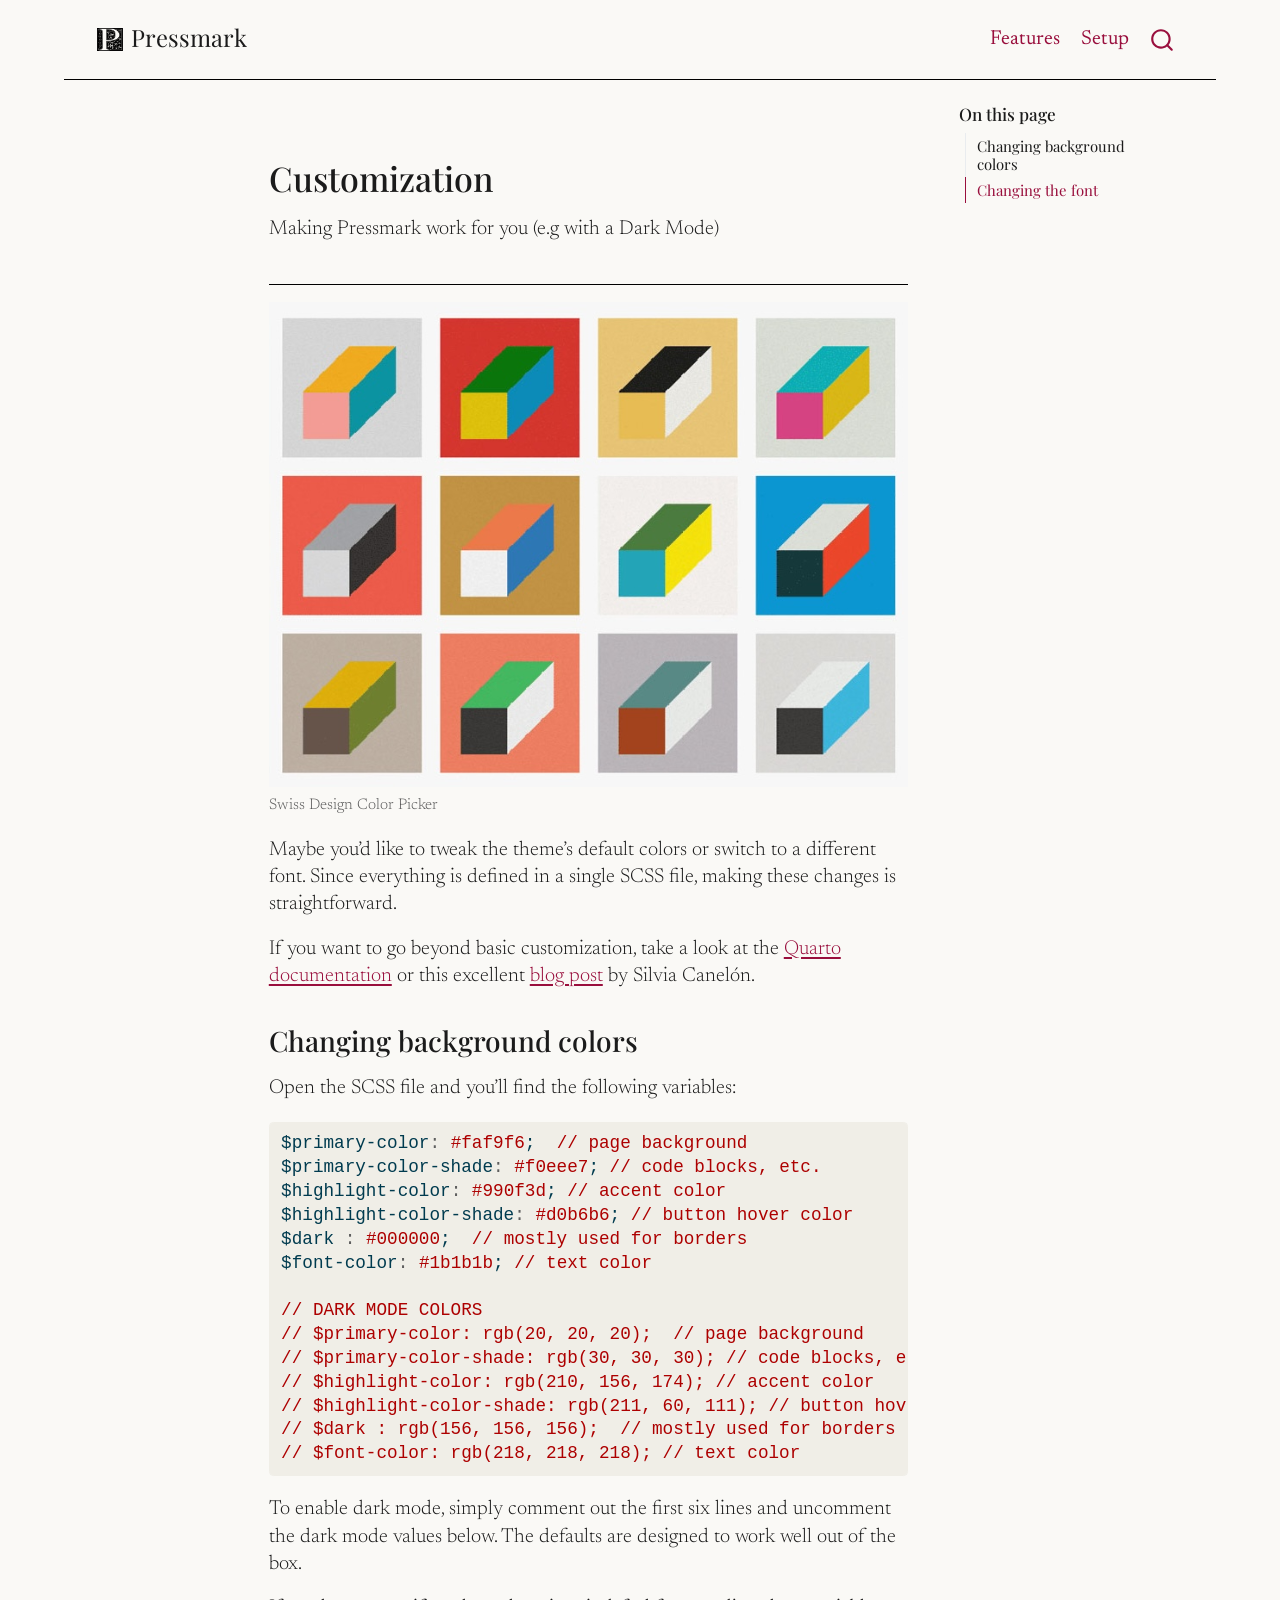
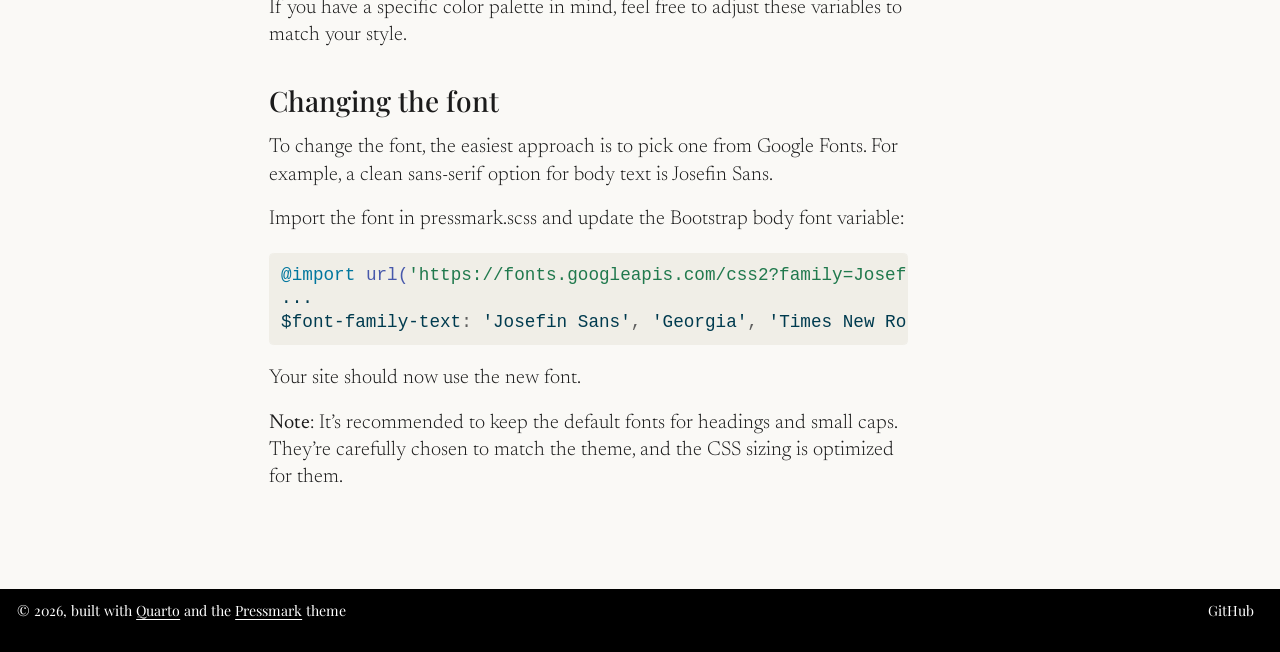
<file: features/customization/index.html>
<!DOCTYPE html>
<html xmlns="http://www.w3.org/1999/xhtml" lang="en" xml:lang="en"><head>

<meta charset="utf-8">
<meta name="generator" content="quarto-1.11.9">

<meta name="viewport" content="width=device-width, initial-scale=1.0, user-scalable=yes">

<meta name="description" content="Making Pressmark work for you (e.g with a Dark Mode)">

<title>Customization – Quarto Pressmark</title>
<style>
/* Default styles provided by pandoc.
** See https://pandoc.org/MANUAL.html#variables-for-html for config info.
*/
span.smallcaps{font-variant: small-caps;}
div.columns{display: flex; gap: 1.5em;}
div.column{flex: auto;}
@media screen {
div.columns{gap: min(4vw, 1.5em);}
div.column{overflow-x: auto;}
}
div.hanging-indent{margin-left: 1.5em; text-indent: -1.5em;}
ul.task-list{list-style: none;}
ul.task-list li input[type="checkbox"] {
  width: 0.8em;
  margin: 0 0.8em 0.2em -1em; /* quarto-specific, see https://github.com/quarto-dev/quarto-cli/issues/4556 */ 
  vertical-align: middle;
}
/* CSS for syntax highlighting */
html { -webkit-text-size-adjust: 100%; }
pre > code.sourceCode { white-space: pre; position: relative; }
pre > code.sourceCode > span { display: inline-block; line-height: 1.25; }
pre > code.sourceCode > span:empty { height: 1.2em; }
.sourceCode { overflow: visible; }
code.sourceCode > span { color: inherit; text-decoration: inherit; }
div.sourceCode { margin: 1em 0; }
pre.sourceCode { margin: 0; }
@media screen {
div.sourceCode { overflow: auto; }
}
@media print {
pre > code.sourceCode { white-space: pre-wrap; }
pre > code.sourceCode > span { text-indent: -5em; padding-left: 5em; }
}
pre.numberSource code
  { counter-reset: source-line 0; }
pre.numberSource code > span
  { position: relative; left: -4em; counter-increment: source-line; }
pre.numberSource code > span > a:first-child::before
  { content: counter(source-line);
    position: relative; left: -1em; text-align: right; vertical-align: baseline;
    border: none; display: inline-block;
    -webkit-touch-callout: none; -webkit-user-select: none;
    -khtml-user-select: none; -moz-user-select: none;
    -ms-user-select: none; user-select: none;
    padding: 0 4px; width: 4em;
  }
pre.numberSource { margin-left: 3em;  padding-left: 4px; }
div.sourceCode
  {   }
@media screen {
pre > code.sourceCode > span > a:first-child::before { text-decoration: underline; }
}
</style>


<script src="../../site_libs/quarto-nav/quarto-nav.js"></script>
<script src="../../site_libs/quarto-nav/headroom.min.js"></script>
<script src="../../site_libs/clipboard/clipboard.min.js"></script>
<script src="../../site_libs/quarto-search/autocomplete.umd.js"></script>
<script src="../../site_libs/quarto-search/fuse.min.js"></script>
<script src="../../site_libs/quarto-search/quarto-search.js"></script>
<meta name="quarto:offset" content="../../">
<link href="../../static/favicon.ico" rel="icon">
<script src="../../site_libs/quarto-html/quarto.js" type="module"></script>
<script src="../../site_libs/quarto-html/tabsets/tabsets.js" type="module"></script>
<script src="../../site_libs/quarto-html/scrollable-regions/scrollable-regions.js" type="module"></script>
<script src="../../site_libs/quarto-html/popper.min.js"></script>
<script src="../../site_libs/quarto-html/tippy.umd.min.js"></script>
<script src="../../site_libs/quarto-html/anchor.min.js"></script>
<link href="../../site_libs/quarto-html/tippy.css" rel="stylesheet">
<link href="../../site_libs/quarto-html/quarto-syntax-highlighting-e967c2a1c1d6256cd39175177f59660b.css" rel="stylesheet" id="quarto-text-highlighting-styles">
<script src="../../site_libs/bootstrap/bootstrap.min.js"></script>
<link href="../../site_libs/bootstrap/bootstrap-icons.css" rel="stylesheet">
<link href="../../site_libs/bootstrap/bootstrap-325d347ab4856f917488c0cdb0f1f3f9.min.css" rel="stylesheet" append-hash="true" id="quarto-bootstrap" data-mode="light">
<script id="quarto-search-options" type="application/json">{
  "location": "navbar",
  "copy-button": false,
  "collapse-after": 3,
  "panel-placement": "end",
  "type": "overlay",
  "limit": 50,
  "keyboard-shortcut": [
    "f",
    "/",
    "s"
  ],
  "show-item-context": false,
  "language": {
    "search-no-results-text": "No results",
    "search-matching-documents-text": "matching documents",
    "search-copy-link-title": "Copy link to search",
    "search-hide-matches-text": "Hide additional matches",
    "search-more-match-text": "more match in this document",
    "search-more-matches-text": "more matches in this document",
    "search-clear-button-title": "Clear",
    "search-text-placeholder": "",
    "search-detached-cancel-button-title": "Cancel",
    "search-submit-button-title": "Submit",
    "search-label": "Search"
  }
}</script>


<meta property="og:title" content="Customization – Quarto Pressmark">
<meta property="og:description" content="Making Pressmark work for you (e.g with a Dark Mode)">
<meta property="og:image" content="https://mdwm.org/quarto-pressmark/features/customization/colorpicker.jpg">
<meta property="og:site_name" content="Quarto Pressmark">
<meta property="og:image:height" content="741">
<meta property="og:image:width" content="563">
</head>

<body class="nav-fixed quarto-light"><a id="quarto-skip-link" class="visually-hidden-focusable" href="#quarto-document-content">Skip to main content</a>

<div id="quarto-search-results"></div>
  <header id="quarto-header" class="headroom fixed-top">
    <nav class="navbar navbar-expand-lg " data-bs-theme="dark" aria-label="Site">
      <div class="navbar-container container-fluid">
      <div class="navbar-brand-container mx-auto">
    <a href="../../index.html" class="navbar-brand navbar-brand-logo">
    <img src="../../static/P.png" alt="Quarto Pressmark Logo" class="navbar-logo light-content">
    <img src="../../static/P.png" alt="Quarto Pressmark Logo" class="navbar-logo dark-content">
    </a>
    <a class="navbar-brand" href="../../index.html">
    <span class="navbar-title">Pressmark</span>
    </a>
  </div>
          <button class="navbar-toggler" type="button" data-bs-toggle="collapse" data-bs-target="#navbarCollapse" aria-controls="navbarCollapse" aria-expanded="false" aria-label="Toggle navigation" onclick="if (window.quartoToggleHeadroom) { window.quartoToggleHeadroom(); }">
  <span class="navbar-toggler-icon"></span>
</button>
          <div class="collapse navbar-collapse" id="navbarCollapse">
            <ul class="navbar-nav navbar-nav-scroll ms-auto">
  <li class="nav-item">
    <a class="nav-link" href="../../features/index.html"> 
<span class="menu-text">Features</span></a>
  </li>  
  <li class="nav-item">
    <a class="nav-link" href="../../setup.html"> 
<span class="menu-text">Setup</span></a>
  </li>  
</ul>
          </div> <!-- /navcollapse -->
            <div class="quarto-navbar-tools">
</div>
            <div id="quarto-search" class="" title="Search"></div>
      </div> <!-- /container-fluid -->
    </nav>
</header>
<!-- content -->
<div id="quarto-content" class="quarto-container page-columns page-rows-contents page-layout-article page-navbar">
<!-- sidebar -->
<!-- margin-sidebar -->
    <div id="quarto-margin-sidebar" class="sidebar margin-sidebar">
        <nav id="TOC" role="doc-toc" aria-labelledby="toc-title" class="toc-active">
    <h2 id="toc-title">On this page</h2>
   
  <ul>
  <li><a href="#changing-background-colors" id="toc-changing-background-colors" class="nav-link active" data-scroll-target="#changing-background-colors">Changing background colors</a></li>
  <li><a href="#changing-the-font" id="toc-changing-the-font" class="nav-link" data-scroll-target="#changing-the-font">Changing the font</a></li>
  </ul>
</nav>
    </div>
<!-- main -->
<main class="content" id="quarto-document-content" tabindex="-1">

<header id="title-block-header" class="quarto-title-block default">
<div class="quarto-title">
<h1 class="title">Customization</h1>
</div>

<div>
  <div class="description">
    Making Pressmark work for you (e.g with a Dark Mode)
  </div>
</div>


<div class="quarto-title-meta">

    
  
    
  </div>
  


</header>


<div class="quarto-figure quarto-figure-center">
<figure class="figure">
<p><img src="colorpicker.jpg" class="img-fluid figure-img"></p>
<figcaption>Swiss Design Color Picker</figcaption>
</figure>
</div>
<p>Maybe you’d like to tweak the theme’s default colors or switch to a different font. Since everything is defined in a single SCSS file, making these changes is straightforward.</p>
<p>If you want to go beyond basic customization, take a look at the <a href="https://quarto.org/docs/output-formats/html-themes.html">Quarto documentation</a> or this excellent <a href="https://silviacanelon.com/blog/2023-09-29-hello-quarto/">blog post</a> by Silvia Canelón.</p>
<section id="changing-background-colors" class="level2">
<h2 class="anchored" data-anchor-id="changing-background-colors">Changing background colors</h2>
<p>Open the SCSS file and you’ll find the following variables:</p>
<div class="code-copy-outer-scaffold"><div class="sourceCode" id="cb1"><pre class="sourceCode css code-with-copy"><code class="sourceCode css"><span id="cb1-1"><a href="#cb1-1" aria-hidden="true" tabindex="-1"></a>$primary-color<span class="in">:</span> <span class="pp">#faf9f6</span>;  <span class="er">// page background</span></span>
<span id="cb1-2"><a href="#cb1-2" aria-hidden="true" tabindex="-1"></a>$primary-color-shade<span class="in">:</span> <span class="pp">#f0eee7</span>; <span class="er">// code blocks, etc.</span></span>
<span id="cb1-3"><a href="#cb1-3" aria-hidden="true" tabindex="-1"></a>$highlight-color<span class="in">:</span> <span class="pp">#990f3d</span>; <span class="er">// accent color</span></span>
<span id="cb1-4"><a href="#cb1-4" aria-hidden="true" tabindex="-1"></a>$highlight-color-shade<span class="in">:</span> <span class="pp">#d0b6b6</span>; <span class="er">// button hover color</span></span>
<span id="cb1-5"><a href="#cb1-5" aria-hidden="true" tabindex="-1"></a>$dark <span class="in">:</span> <span class="pp">#000000</span>;  <span class="er">// mostly used for borders</span></span>
<span id="cb1-6"><a href="#cb1-6" aria-hidden="true" tabindex="-1"></a>$font-color<span class="in">:</span> <span class="pp">#1b1b1b</span>; <span class="er">// text color</span></span>
<span id="cb1-7"><a href="#cb1-7" aria-hidden="true" tabindex="-1"></a></span>
<span id="cb1-8"><a href="#cb1-8" aria-hidden="true" tabindex="-1"></a><span class="er">// DARK MODE COLORS</span></span>
<span id="cb1-9"><a href="#cb1-9" aria-hidden="true" tabindex="-1"></a><span class="er">// $primary-color: rgb(20, 20, 20);  // page background</span></span>
<span id="cb1-10"><a href="#cb1-10" aria-hidden="true" tabindex="-1"></a><span class="er">// $primary-color-shade: rgb(30, 30, 30); // code blocks, etc.</span></span>
<span id="cb1-11"><a href="#cb1-11" aria-hidden="true" tabindex="-1"></a><span class="er">// $highlight-color: rgb(210, 156, 174); // accent color</span></span>
<span id="cb1-12"><a href="#cb1-12" aria-hidden="true" tabindex="-1"></a><span class="er">// $highlight-color-shade: rgb(211, 60, 111); // button hover color</span></span>
<span id="cb1-13"><a href="#cb1-13" aria-hidden="true" tabindex="-1"></a><span class="er">// $dark : rgb(156, 156, 156);  // mostly used for borders</span></span>
<span id="cb1-14"><a href="#cb1-14" aria-hidden="true" tabindex="-1"></a><span class="er">// $font-color: rgb(218, 218, 218); // text color</span></span></code></pre></div><button title="Copy to Clipboard" class="code-copy-button"><i class="bi"></i></button></div>
<p>To enable dark mode, simply comment out the first six lines and uncomment the dark mode values below. The defaults are designed to work well out of the box.</p>
<p>If you have a specific color palette in mind, feel free to adjust these variables to match your style.</p>
</section>
<section id="changing-the-font" class="level2">
<h2 class="anchored" data-anchor-id="changing-the-font">Changing the font</h2>
<p>To change the font, the easiest approach is to pick one from Google Fonts. For example, a clean sans-serif option for body text is Josefin Sans.</p>
<p>Import the font in pressmark.scss and update the Bootstrap body font variable:</p>
<div class="code-copy-outer-scaffold"><div class="sourceCode" id="cb2"><pre class="sourceCode css code-with-copy"><code class="sourceCode css"><span id="cb2-1"><a href="#cb2-1" aria-hidden="true" tabindex="-1"></a><span class="im">@import</span> <span class="fu">url(</span><span class="st">'https://fonts.googleapis.com/css2?family=Josefin+Sans:ital,wght@0,100..700;1,100..700&amp;display=swap'</span><span class="fu">)</span><span class="op">;</span> <span class="er">// sans-serif</span></span>
<span id="cb2-2"><a href="#cb2-2" aria-hidden="true" tabindex="-1"></a>...</span>
<span id="cb2-3"><a href="#cb2-3" aria-hidden="true" tabindex="-1"></a>$font-family-text<span class="in">:</span> 'Josefin Sans'<span class="op">,</span> 'Georgia'<span class="op">,</span> 'Times New Roman'<span class="op">,</span> serif;</span></code></pre></div><button title="Copy to Clipboard" class="code-copy-button"><i class="bi"></i></button></div>
<p>Your site should now use the new font.</p>
<p><strong>Note</strong>: It’s recommended to keep the default fonts for headings and small caps. They’re carefully chosen to match the theme, and the CSS sizing is optimized for them.</p>


</section>

</main> <!-- /main -->
<script id="quarto-html-after-body" type="application/javascript">
  window.document.addEventListener("DOMContentLoaded", function (event) {
    const icon = "";
    const anchorJS = new window.AnchorJS();
    anchorJS.options = {
      placement: 'right',
      icon: icon
    };
    anchorJS.add('.anchored');
    const isCodeAnnotation = (el) => {
      for (const clz of el.classList) {
        if (clz.startsWith('code-annotation-')) {                     
          return true;
        }
      }
      return false;
    }
    const onCopySuccess = function(e) {
      // button target
      const button = e.trigger;
      // don't keep focus
      button.blur();
      // flash "checked"
      button.classList.add('code-copy-button-checked');
      var currentTitle = button.getAttribute("title");
      button.setAttribute("title", "Copied!");
      let tooltip;
      if (window.bootstrap) {
        button.setAttribute("data-bs-toggle", "tooltip");
        button.setAttribute("data-bs-placement", "left");
        button.setAttribute("data-bs-title", "Copied!");
        tooltip = new bootstrap.Tooltip(button, 
          { trigger: "manual", 
            customClass: "code-copy-button-tooltip",
            offset: [0, -8]});
        tooltip.show();    
      }
      setTimeout(function() {
        if (tooltip) {
          tooltip.hide();
          button.removeAttribute("data-bs-title");
          button.removeAttribute("data-bs-toggle");
          button.removeAttribute("data-bs-placement");
        }
        button.setAttribute("title", currentTitle);
        button.classList.remove('code-copy-button-checked');
      }, 1000);
      // clear code selection
      e.clearSelection();
    }
    const getTextToCopy = function(trigger) {
      const outerScaffold = trigger.parentElement.cloneNode(true);
      const codeEl = outerScaffold.querySelector('code');
      for (const childEl of codeEl.children) {
        if (isCodeAnnotation(childEl)) {
          childEl.remove();
        }
      }
      return codeEl.innerText;
    }
    const clipboard = new window.ClipboardJS('.code-copy-button:not([data-in-quarto-modal])', {
      text: getTextToCopy
    });
    clipboard.on('success', onCopySuccess);
    if (window.document.getElementById('quarto-embedded-source-code-modal')) {
      const clipboardModal = new window.ClipboardJS('.code-copy-button[data-in-quarto-modal]', {
        text: getTextToCopy,
        container: window.document.getElementById('quarto-embedded-source-code-modal')
      });
      clipboardModal.on('success', onCopySuccess);
    }
      var localhostRegex = new RegExp(/^(?:http|https):\/\/localhost\:?[0-9]*\//);
      var mailtoRegex = new RegExp(/^mailto:/);
        var filterRegex = new RegExp("https:\/\/mdwm\.org\/quarto-pressmark\/");
      const newWindowLabel = "(opens in a new tab)";
      const newWindowNoteId = "quarto-ext-newwindow-label";
      // Links reference one hidden label through aria-describedby, so the
      // announcement never changes their accessible name.
      var describeNewWindow = (link) => {
        if (!window.document.getElementById(newWindowNoteId)) {
          var newWindowNote = window.document.createElement("span");
          newWindowNote.id = newWindowNoteId;
          newWindowNote.hidden = true;
          newWindowNote.textContent = newWindowLabel;
          window.document.body.appendChild(newWindowNote);
        }
        var describedBy = (link.getAttribute("aria-describedby") || "").split(/\s+/).filter(Boolean);
        if (!describedBy.includes(newWindowNoteId)) {
          describedBy.push(newWindowNoteId);
          link.setAttribute("aria-describedby", describedBy.join(" "));
        }
      }
      var isInternal = (href) => {
          return filterRegex.test(href) || localhostRegex.test(href) || mailtoRegex.test(href);
      }
      // Inspect non-navigation links and adorn them if external
      window.quartoDecorateExternalLinks = function (root) {
     var links = (root || window.document).querySelectorAll('a[href]:not(.nav-link):not(.navbar-brand):not(.toc-action):not(.sidebar-link):not(.sidebar-item-toggle):not(.pagination-link):not(.no-external):not([aria-hidden]):not(.dropdown-item):not(.quarto-navigation-tool):not(.about-link)');
      for (var i=0; i<links.length; i++) {
        const link = links[i];
        if (!isInternal(link.href)) {
          // undo the damage that might have been done by quarto-nav.js in the case of
          // links that we want to consider external
          if (link.dataset.originalHref !== undefined) {
            link.href = link.dataset.originalHref;
          }
            // target, if specified
            link.setAttribute("target", "_blank");
            if (link.getAttribute("rel") === null) {
              link.setAttribute("rel", "noopener");
            }
            describeNewWindow(link);
          if (!link.classList.contains('no-external-icon')) {
          }
        }
      }
      };
      window.quartoDecorateExternalLinks(window.document);
    // Esc closes the popup (WCAG 1.4.13) and focus leaving both trigger and
    // popup closes it (WCAG 2.4.11); tippy handles neither for interactive popups.
    const hideOnEscAndFocusOut = {
      name: 'hideOnEscAndFocusOut',
      defaultValue: true,
      fn(instance) {
        const dismiss = () => {
          // A show scheduled by the trigger delay would otherwise reopen it
          instance.clearDelayTimeouts();
          instance.hide();
        };
        const onKeyDown = (event) => {
          if (event.key !== 'Escape') {
            return;
          }
          // Keep Esc from also reaching page handlers (e.g. reveal.js overview),
          // except an open reveal.js slide menu, which Esc should close too.
          // The menu handles keys only when its keyboard option is on.
          const menuHandlesEsc = window.Reveal?.getPlugin?.('menu')?.isOpen() &&
            window.Reveal.getConfig().menu?.keyboard !== false;
          if (!menuHandlesEsc) {
            event.stopPropagation();
          }
          if (instance.popper.contains(window.document.activeElement)) {
            // Disabled while refocusing so the focus trigger does not reopen it
            instance.disable();
            instance.reference.focus();
            instance.enable();
          }
          dismiss();
        };
        const onFocusOut = (event) => {
          const target = event.relatedTarget;
          if (target && !instance.reference.contains(target) &&
              !instance.popper.contains(target)) {
            dismiss();
          }
        };
        // On the trigger too: a click trigger (code-annotations: select) has no
        // blur handling. Attached for the instance's lifetime so leaving the
        // trigger also cancels a show still pending on the trigger delay.
        instance.reference.addEventListener('focusout', onFocusOut);
        return {
          onShow() {
            window.document.addEventListener('keydown', onKeyDown, true);
            instance.popper.addEventListener('focusout', onFocusOut);
          },
          onHide() {
            window.document.removeEventListener('keydown', onKeyDown, true);
            instance.popper.removeEventListener('focusout', onFocusOut);
          },
          onDestroy() {
            instance.reference.removeEventListener('focusout', onFocusOut);
          },
        };
      },
    };
    function tippyHover(el, contentFn, onTriggerFn, onUntriggerFn) {
      const config = {
        allowHTML: true,
        maxWidth: 500,
        delay: 100,
        arrow: false,
        appendTo: function(el) {
            return el.parentElement;
        },
        interactive: true,
        interactiveBorder: 10,
        theme: 'quarto',
        placement: 'bottom-start',
        plugins: [hideOnEscAndFocusOut],
      };
      if (contentFn) {
        config.content = contentFn;
      }
      if (onTriggerFn) {
        config.onTrigger = onTriggerFn;
      }
      if (onUntriggerFn) {
        config.onUntrigger = onUntriggerFn;
      }
      window.tippy(el, config); 
    }
    const noterefs = window.document.querySelectorAll('a[role="doc-noteref"]');
    for (var i=0; i<noterefs.length; i++) {
      const ref = noterefs[i];
      tippyHover(ref, function() {
        // use id or data attribute instead here
        let href = ref.getAttribute('data-footnote-href') || ref.getAttribute('href');
        try { href = new URL(href).hash; } catch {}
        const id = href.replace(/^#\/?/, "");
        const note = window.document.getElementById(id);
        if (note) {
          return note.innerHTML;
        } else {
          return "";
        }
      });
    }
    const xrefs = window.document.querySelectorAll('a.quarto-xref');
    const processXRef = (id, note) => {
      // Strip column container classes
      const stripColumnClz = (el) => {
        el.classList.remove("page-full", "page-columns");
        if (el.children) {
          for (const child of el.children) {
            stripColumnClz(child);
          }
        }
      }
      stripColumnClz(note)
      if (id === null || id.startsWith('sec-')) {
        // Special case sections, only their first couple elements
        const container = document.createElement("div");
        if (note.children && note.children.length > 2) {
          container.appendChild(note.children[0].cloneNode(true));
          for (let i = 1; i < note.children.length; i++) {
            const child = note.children[i];
            if (child.tagName === "P" && child.innerText === "") {
              continue;
            } else {
              container.appendChild(child.cloneNode(true));
              break;
            }
          }
          if (window.Quarto?.typesetMath) {
            window.Quarto.typesetMath(container);
          }
          return container.innerHTML
        } else {
          if (window.Quarto?.typesetMath) {
            window.Quarto.typesetMath(note);
          }
          return note.innerHTML;
        }
      } else {
        // Remove any anchor links if they are present
        const anchorLink = note.querySelector('a.anchorjs-link');
        if (anchorLink) {
          anchorLink.remove();
        }
        if (window.Quarto?.typesetMath) {
          window.Quarto.typesetMath(note);
        }
        if (note.classList.contains("callout")) {
          return note.outerHTML;
        } else {
          return note.innerHTML;
        }
      }
    }
    for (var i=0; i<xrefs.length; i++) {
      const xref = xrefs[i];
      tippyHover(xref, undefined, function(instance) {
        instance.disable();
        let url = xref.getAttribute('href');
        let hash = undefined; 
        if (url.startsWith('#')) {
          hash = url;
        } else {
          try { hash = new URL(url).hash; } catch {}
        }
        if (hash) {
          const id = hash.replace(/^#\/?/, "");
          const note = window.document.getElementById(id);
          if (note !== null) {
            try {
              const html = processXRef(id, note.cloneNode(true));
              instance.setContent(html);
            } finally {
              instance.enable();
              instance.show();
            }
          } else {
            // See if we can fetch this
            fetch(url.split('#')[0])
            .then(res => res.text())
            .then(html => {
              const parser = new DOMParser();
              const htmlDoc = parser.parseFromString(html, "text/html");
              const note = htmlDoc.getElementById(id);
              if (note !== null) {
                const html = processXRef(id, note);
                instance.setContent(html);
              } 
            }).finally(() => {
              instance.enable();
              instance.show();
            });
          }
        } else {
          // See if we can fetch a full url (with no hash to target)
          // This is a special case and we should probably do some content thinning / targeting
          fetch(url)
          .then(res => res.text())
          .then(html => {
            const parser = new DOMParser();
            const htmlDoc = parser.parseFromString(html, "text/html");
            const note = htmlDoc.querySelector('main.content');
            if (note !== null) {
              // This should only happen for chapter cross references
              // (since there is no id in the URL)
              // remove the first header
              if (note.children.length > 0 && note.children[0].tagName === "HEADER") {
                note.children[0].remove();
              }
              const html = processXRef(null, note);
              instance.setContent(html);
            } 
          }).finally(() => {
            instance.enable();
            instance.show();
          });
        }
      }, function(instance) {
      });
    }
        let selectedAnnoteEl;
        const selectorForAnnotation = ( cell, annotation) => {
          let cellAttr = 'data-code-cell="' + cell + '"';
          let lineAttr = 'data-code-annotation="' +  annotation + '"';
          const selector = 'span[' + cellAttr + '][' + lineAttr + ']';
          return selector;
        }
        const selectCodeLines = (annoteEl) => {
          const doc = window.document;
          const targetCell = annoteEl.getAttribute("data-target-cell");
          const targetAnnotation = annoteEl.getAttribute("data-target-annotation");
          const annoteSpan = window.document.querySelector(selectorForAnnotation(targetCell, targetAnnotation));
          const lines = annoteSpan.getAttribute("data-code-lines").split(",");
          const lineIds = lines.map((line) => {
            return targetCell + "-" + line;
          })
          // Each band is positioned against its own containing block, which is
          // not the offsetParent of the lines, so place it from client rects.
          const placeBand = (band, firstEl, lastEl, codeBlock) => {
            const container = band.offsetParent;
            if (container === null) {
              return;
            }
            const containerRect = container.getBoundingClientRect();
            // Reveal.js scales slides with a transform, so convert client
            // pixels back to the CSS pixels of the container.
            const scale = containerRect.height / container.offsetHeight || 1;
            const firstRect = firstEl.getBoundingClientRect();
            const lastRect = lastEl.getBoundingClientRect();
            const top = (firstRect.top - containerRect.top) / scale - container.clientTop + container.scrollTop;
            const height = (lastRect.bottom - firstRect.top) / scale;
            band.style.top = top - 2 + "px";
            band.style.height = height + 4 + "px";
            if (codeBlock) {
              // Without the copy button wrapper, the containing block is wider
              // than the code block, so span the code block explicitly.
              const blockRect = codeBlock.getBoundingClientRect();
              band.style.left = (blockRect.left - containerRect.left) / scale - container.clientLeft + container.scrollLeft + "px";
              band.style.width = blockRect.width / scale + "px";
            }
          };
          if (lineIds.length > 0) {
            const el = window.document.getElementById(lineIds[0]);
            const lastEl = window.document.getElementById(lineIds[lineIds.length - 1]);
            const parent = el.parentElement.parentElement;
            // cook up a div (if necessary) and position it
            let div = window.document.getElementById("code-annotation-line-highlight");
            if (div === null) {
              div = window.document.createElement("div");
              div.setAttribute("id", "code-annotation-line-highlight");
              div.style.position = 'absolute';
              parent.appendChild(div);
            }
            placeBand(div, el, lastEl, parent.closest("div.sourceCode") || parent);
            let gutterDiv = window.document.getElementById("code-annotation-line-highlight-gutter");
            if (gutterDiv === null) {
              gutterDiv = window.document.createElement("div");
              gutterDiv.setAttribute("id", "code-annotation-line-highlight-gutter");
              gutterDiv.style.position = 'absolute';
              const codeCell = window.document.getElementById(targetCell);
              const gutter = codeCell.querySelector('.code-annotation-gutter');
              gutter.appendChild(gutterDiv);
            }
            placeBand(gutterDiv, el, lastEl);
            selectedAnnoteEl = annoteEl;
          }
        };
        const unselectCodeLines = () => {
          const elementsIds = ["code-annotation-line-highlight", "code-annotation-line-highlight-gutter"];
          elementsIds.forEach((elId) => {
            const div = window.document.getElementById(elId);
            if (div) {
              div.remove();
            }
          });
          selectedAnnoteEl = undefined;
        };
          // Handle positioning of the toggle
      window.addEventListener(
        "resize",
        throttle(() => {
          elRect = undefined;
          if (selectedAnnoteEl) {
            selectCodeLines(selectedAnnoteEl);
          }
        }, 10)
      );
      function throttle(fn, ms) {
      let throttle = false;
      let timer;
        return (...args) => {
          if(!throttle) { // first call gets through
              fn.apply(this, args);
              throttle = true;
          } else { // all the others get throttled
              if(timer) clearTimeout(timer); // cancel #2
              timer = setTimeout(() => {
                fn.apply(this, args);
                timer = throttle = false;
              }, ms);
          }
        };
      }
        // Attach click handler to the DT
        const annoteDls = window.document.querySelectorAll('dt[data-target-cell]');
        for (const annoteDlNode of annoteDls) {
          annoteDlNode.addEventListener('click', (event) => {
            const clickedEl = event.target;
            if (clickedEl !== selectedAnnoteEl) {
              unselectCodeLines();
              const activeEl = window.document.querySelector('dt[data-target-cell].code-annotation-active');
              if (activeEl) {
                activeEl.classList.remove('code-annotation-active');
              }
              selectCodeLines(clickedEl);
              clickedEl.classList.add('code-annotation-active');
            } else {
              // Unselect the line
              unselectCodeLines();
              clickedEl.classList.remove('code-annotation-active');
            }
          });
        }
    const findCites = (el) => {
      const parentEl = el.parentElement;
      if (parentEl) {
        const cites = parentEl.dataset.cites;
        if (cites) {
          return {
            el,
            cites: cites.split(' ')
          };
        } else {
          return findCites(el.parentElement)
        }
      } else {
        return undefined;
      }
    };
    var bibliorefs = window.document.querySelectorAll('a[role="doc-biblioref"]');
    for (var i=0; i<bibliorefs.length; i++) {
      const ref = bibliorefs[i];
      const citeInfo = findCites(ref);
      if (citeInfo) {
        tippyHover(citeInfo.el, function() {
          var popup = window.document.createElement('div');
          citeInfo.cites.forEach(function(cite) {
            var citeDiv = window.document.createElement('div');
            citeDiv.classList.add('hanging-indent');
            citeDiv.classList.add('csl-entry');
            var biblioDiv = window.document.getElementById('ref-' + cite);
            if (biblioDiv) {
              citeDiv.innerHTML = biblioDiv.innerHTML;
            }
            popup.appendChild(citeDiv);
          });
          return popup.innerHTML;
        });
      }
    }
  });
  </script>
  <script type="application/javascript">
  window.quartoScrollableRegionsLabels = {"code":"Scrollable code","output":"Scrollable output"};
  </script>
</div> <!-- /content -->
<footer class="footer">
  <div class="nav-footer">
    <div class="nav-footer-left">
<p>© 2026, built with <a href="https://quarto.org" target="_blank">Quarto</a> and the <a href="https://mdwm.org/quarto-pressmark/" target="_blank">Pressmark</a> theme</p>
</div>   
    <div class="nav-footer-center">
      &nbsp;
    </div>
    <div class="nav-footer-right">
      <ul class="footer-items list-unstyled">
    <li class="nav-item">
    <a class="nav-link" href="https://github.com/skriptum/quarto-pressmark">
<p>GitHub</p>
</a>
  </li>  
</ul>
    </div>
  </div>
</footer>




</body></html>
</file>
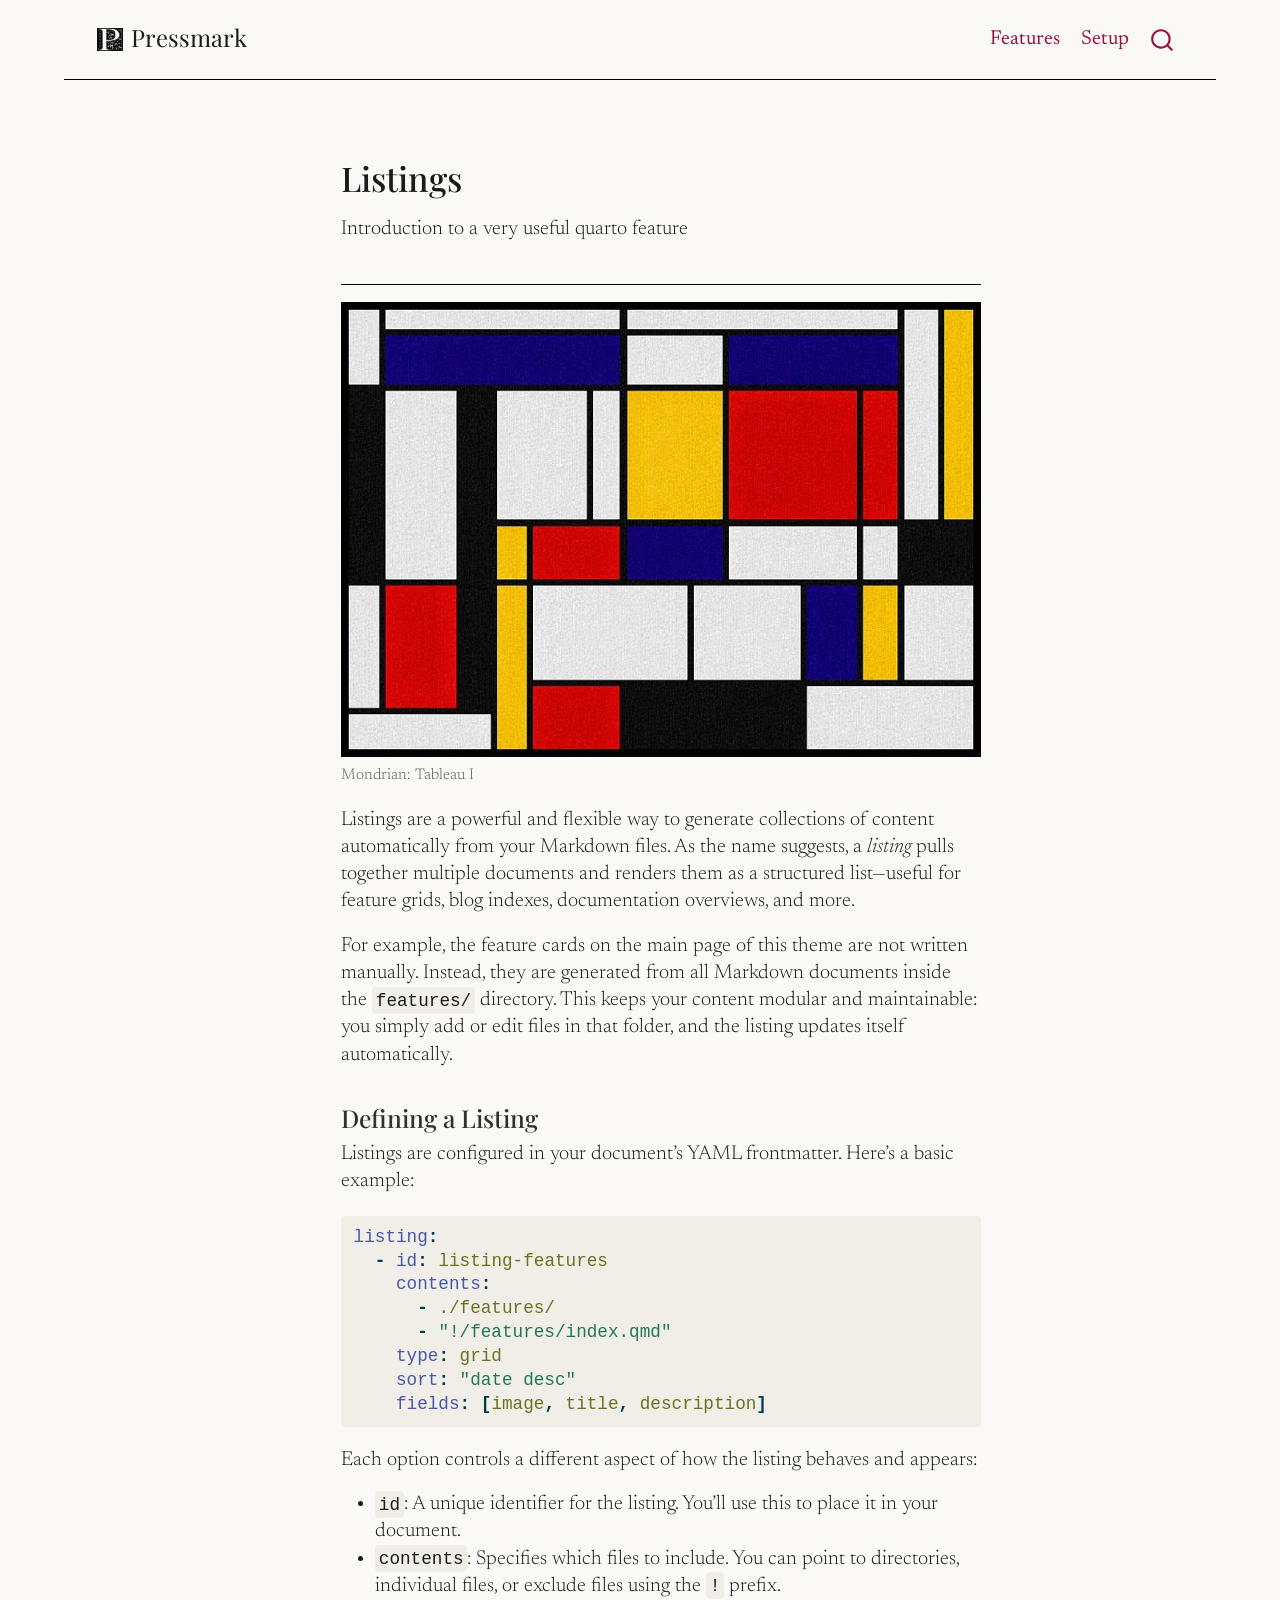
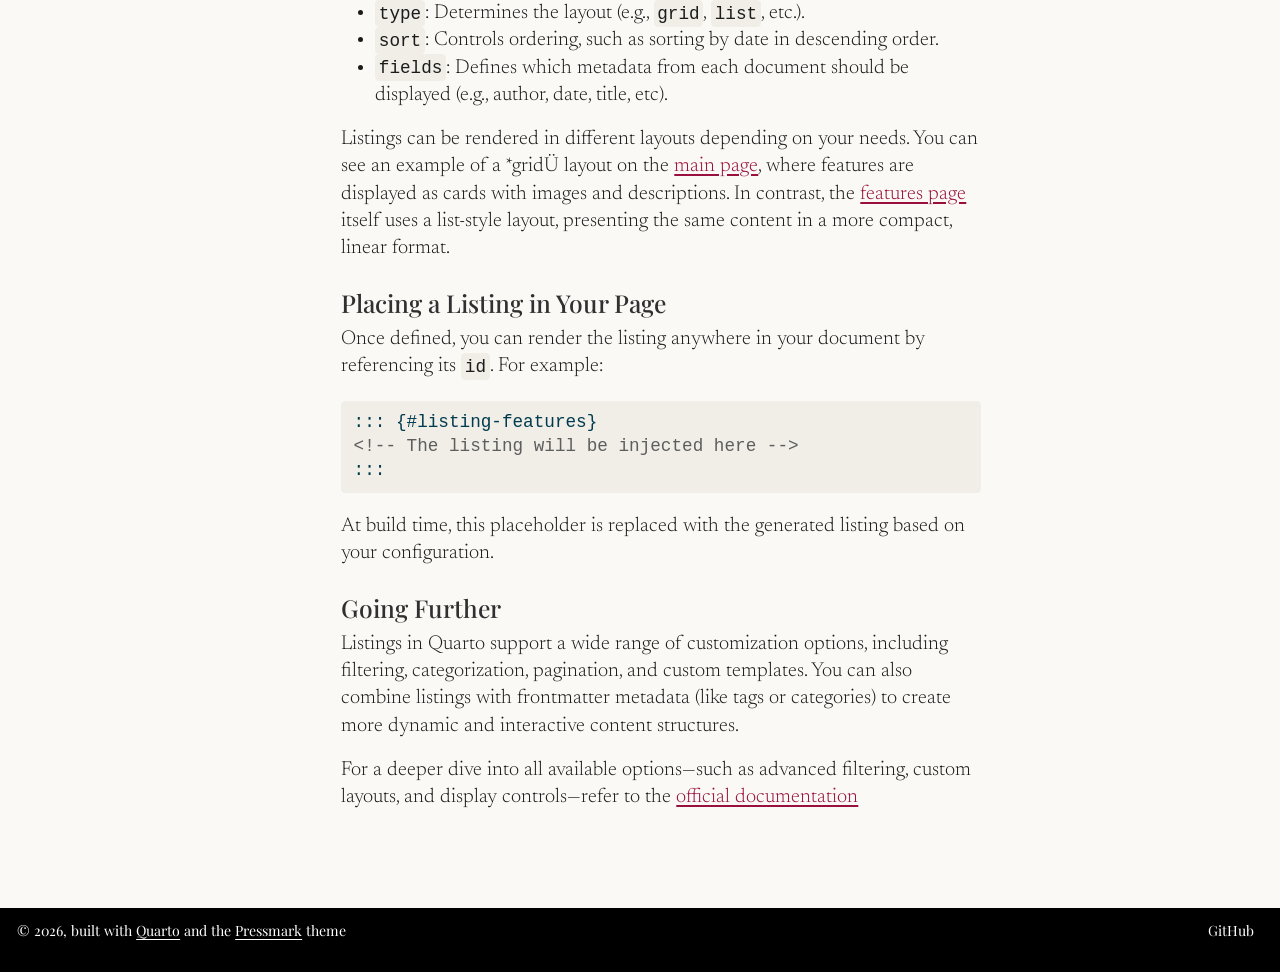
<file: features/listings/index.html>
<!DOCTYPE html>
<html xmlns="http://www.w3.org/1999/xhtml" lang="en" xml:lang="en"><head>

<meta charset="utf-8">
<meta name="generator" content="quarto-1.11.9">

<meta name="viewport" content="width=device-width, initial-scale=1.0, user-scalable=yes">

<meta name="description" content="Introduction to a very useful quarto feature">

<title>Listings – Quarto Pressmark</title>
<style>
/* Default styles provided by pandoc.
** See https://pandoc.org/MANUAL.html#variables-for-html for config info.
*/
span.smallcaps{font-variant: small-caps;}
div.columns{display: flex; gap: 1.5em;}
div.column{flex: auto;}
@media screen {
div.columns{gap: min(4vw, 1.5em);}
div.column{overflow-x: auto;}
}
div.hanging-indent{margin-left: 1.5em; text-indent: -1.5em;}
ul.task-list{list-style: none;}
ul.task-list li input[type="checkbox"] {
  width: 0.8em;
  margin: 0 0.8em 0.2em -1em; /* quarto-specific, see https://github.com/quarto-dev/quarto-cli/issues/4556 */ 
  vertical-align: middle;
}
/* CSS for syntax highlighting */
html { -webkit-text-size-adjust: 100%; }
pre > code.sourceCode { white-space: pre; position: relative; }
pre > code.sourceCode > span { display: inline-block; line-height: 1.25; }
pre > code.sourceCode > span:empty { height: 1.2em; }
.sourceCode { overflow: visible; }
code.sourceCode > span { color: inherit; text-decoration: inherit; }
div.sourceCode { margin: 1em 0; }
pre.sourceCode { margin: 0; }
@media screen {
div.sourceCode { overflow: auto; }
}
@media print {
pre > code.sourceCode { white-space: pre-wrap; }
pre > code.sourceCode > span { text-indent: -5em; padding-left: 5em; }
}
pre.numberSource code
  { counter-reset: source-line 0; }
pre.numberSource code > span
  { position: relative; left: -4em; counter-increment: source-line; }
pre.numberSource code > span > a:first-child::before
  { content: counter(source-line);
    position: relative; left: -1em; text-align: right; vertical-align: baseline;
    border: none; display: inline-block;
    -webkit-touch-callout: none; -webkit-user-select: none;
    -khtml-user-select: none; -moz-user-select: none;
    -ms-user-select: none; user-select: none;
    padding: 0 4px; width: 4em;
  }
pre.numberSource { margin-left: 3em;  padding-left: 4px; }
div.sourceCode
  {   }
@media screen {
pre > code.sourceCode > span > a:first-child::before { text-decoration: underline; }
}
</style>


<script src="../../site_libs/quarto-nav/quarto-nav.js"></script>
<script src="../../site_libs/quarto-nav/headroom.min.js"></script>
<script src="../../site_libs/clipboard/clipboard.min.js"></script>
<script src="../../site_libs/quarto-search/autocomplete.umd.js"></script>
<script src="../../site_libs/quarto-search/fuse.min.js"></script>
<script src="../../site_libs/quarto-search/quarto-search.js"></script>
<meta name="quarto:offset" content="../../">
<link href="../../static/favicon.ico" rel="icon">
<script src="../../site_libs/quarto-html/quarto.js" type="module"></script>
<script src="../../site_libs/quarto-html/tabsets/tabsets.js" type="module"></script>
<script src="../../site_libs/quarto-html/scrollable-regions/scrollable-regions.js" type="module"></script>
<script src="../../site_libs/quarto-html/popper.min.js"></script>
<script src="../../site_libs/quarto-html/tippy.umd.min.js"></script>
<script src="../../site_libs/quarto-html/anchor.min.js"></script>
<link href="../../site_libs/quarto-html/tippy.css" rel="stylesheet">
<link href="../../site_libs/quarto-html/quarto-syntax-highlighting-e967c2a1c1d6256cd39175177f59660b.css" rel="stylesheet" id="quarto-text-highlighting-styles">
<script src="../../site_libs/bootstrap/bootstrap.min.js"></script>
<link href="../../site_libs/bootstrap/bootstrap-icons.css" rel="stylesheet">
<link href="../../site_libs/bootstrap/bootstrap-325d347ab4856f917488c0cdb0f1f3f9.min.css" rel="stylesheet" append-hash="true" id="quarto-bootstrap" data-mode="light">
<script id="quarto-search-options" type="application/json">{
  "location": "navbar",
  "copy-button": false,
  "collapse-after": 3,
  "panel-placement": "end",
  "type": "overlay",
  "limit": 50,
  "keyboard-shortcut": [
    "f",
    "/",
    "s"
  ],
  "show-item-context": false,
  "language": {
    "search-no-results-text": "No results",
    "search-matching-documents-text": "matching documents",
    "search-copy-link-title": "Copy link to search",
    "search-hide-matches-text": "Hide additional matches",
    "search-more-match-text": "more match in this document",
    "search-more-matches-text": "more matches in this document",
    "search-clear-button-title": "Clear",
    "search-text-placeholder": "",
    "search-detached-cancel-button-title": "Cancel",
    "search-submit-button-title": "Submit",
    "search-label": "Search"
  }
}</script>


<meta property="og:title" content="Listings – Quarto Pressmark">
<meta property="og:description" content="Introduction to a very useful quarto feature">
<meta property="og:image" content="https://mdwm.org/quarto-pressmark/features/listings/mondrian.jpg">
<meta property="og:site_name" content="Quarto Pressmark">
<meta property="og:image:height" content="570">
<meta property="og:image:width" content="800">
</head>

<body class="nav-fixed fullcontent quarto-light"><a id="quarto-skip-link" class="visually-hidden-focusable" href="#quarto-document-content">Skip to main content</a>

<div id="quarto-search-results"></div>
  <header id="quarto-header" class="headroom fixed-top">
    <nav class="navbar navbar-expand-lg " data-bs-theme="dark" aria-label="Site">
      <div class="navbar-container container-fluid">
      <div class="navbar-brand-container mx-auto">
    <a href="../../index.html" class="navbar-brand navbar-brand-logo">
    <img src="../../static/P.png" alt="Quarto Pressmark Logo" class="navbar-logo light-content">
    <img src="../../static/P.png" alt="Quarto Pressmark Logo" class="navbar-logo dark-content">
    </a>
    <a class="navbar-brand" href="../../index.html">
    <span class="navbar-title">Pressmark</span>
    </a>
  </div>
          <button class="navbar-toggler" type="button" data-bs-toggle="collapse" data-bs-target="#navbarCollapse" aria-controls="navbarCollapse" aria-expanded="false" aria-label="Toggle navigation" onclick="if (window.quartoToggleHeadroom) { window.quartoToggleHeadroom(); }">
  <span class="navbar-toggler-icon"></span>
</button>
          <div class="collapse navbar-collapse" id="navbarCollapse">
            <ul class="navbar-nav navbar-nav-scroll ms-auto">
  <li class="nav-item">
    <a class="nav-link" href="../../features/index.html"> 
<span class="menu-text">Features</span></a>
  </li>  
  <li class="nav-item">
    <a class="nav-link" href="../../setup.html"> 
<span class="menu-text">Setup</span></a>
  </li>  
</ul>
          </div> <!-- /navcollapse -->
            <div class="quarto-navbar-tools">
</div>
            <div id="quarto-search" class="" title="Search"></div>
      </div> <!-- /container-fluid -->
    </nav>
</header>
<!-- content -->
<div id="quarto-content" class="quarto-container page-columns page-rows-contents page-layout-article page-navbar">
<!-- sidebar -->
<!-- margin-sidebar -->
    
<!-- main -->
<main class="content" id="quarto-document-content" tabindex="-1">

<header id="title-block-header" class="quarto-title-block default">
<div class="quarto-title">
<h1 class="title">Listings</h1>
</div>

<div>
  <div class="description">
    Introduction to a very useful quarto feature
  </div>
</div>


<div class="quarto-title-meta">

    
  
    
  </div>
  


</header>


<div class="quarto-figure quarto-figure-center">
<figure class="figure">
<p><img src="mondrian.jpg" class="img-fluid figure-img"></p>
<figcaption>Mondrian: Tableau I</figcaption>
</figure>
</div>
<p>Listings are a powerful and flexible way to generate collections of content automatically from your Markdown files. As the name suggests, a <em>listing</em> pulls together multiple documents and renders them as a structured list—useful for feature grids, blog indexes, documentation overviews, and more.</p>
<p>For example, the feature cards on the main page of this theme are not written manually. Instead, they are generated from all Markdown documents inside the <code>features/</code> directory. This keeps your content modular and maintainable: you simply add or edit files in that folder, and the listing updates itself automatically.</p>
<section id="defining-a-listing" class="level3">
<h3 class="anchored" data-anchor-id="defining-a-listing">Defining a Listing</h3>
<p>Listings are configured in your document’s YAML frontmatter. Here’s a basic example:</p>
<div class="code-copy-outer-scaffold"><div class="sourceCode" id="cb1"><pre class="sourceCode yaml code-with-copy"><code class="sourceCode yaml"><span id="cb1-1"><a href="#cb1-1" aria-hidden="true" tabindex="-1"></a><span class="fu">listing</span><span class="kw">:</span></span>
<span id="cb1-2"><a href="#cb1-2" aria-hidden="true" tabindex="-1"></a><span class="at">  </span><span class="kw">-</span><span class="at"> </span><span class="fu">id</span><span class="kw">:</span><span class="at"> listing-features</span></span>
<span id="cb1-3"><a href="#cb1-3" aria-hidden="true" tabindex="-1"></a><span class="at">    </span><span class="fu">contents</span><span class="kw">:</span><span class="at"> </span></span>
<span id="cb1-4"><a href="#cb1-4" aria-hidden="true" tabindex="-1"></a><span class="at">      </span><span class="kw">-</span><span class="at"> ./features/</span></span>
<span id="cb1-5"><a href="#cb1-5" aria-hidden="true" tabindex="-1"></a><span class="at">      </span><span class="kw">-</span><span class="at"> </span><span class="st">"!/features/index.qmd"</span></span>
<span id="cb1-6"><a href="#cb1-6" aria-hidden="true" tabindex="-1"></a><span class="at">    </span><span class="fu">type</span><span class="kw">:</span><span class="at"> grid</span></span>
<span id="cb1-7"><a href="#cb1-7" aria-hidden="true" tabindex="-1"></a><span class="at">    </span><span class="fu">sort</span><span class="kw">:</span><span class="at"> </span><span class="st">"date desc"</span></span>
<span id="cb1-8"><a href="#cb1-8" aria-hidden="true" tabindex="-1"></a><span class="at">    </span><span class="fu">fields</span><span class="kw">:</span><span class="at"> </span><span class="kw">[</span><span class="at">image</span><span class="kw">,</span><span class="at"> title</span><span class="kw">,</span><span class="at"> description</span><span class="kw">]</span><span class="at"> </span></span></code></pre></div><button title="Copy to Clipboard" class="code-copy-button"><i class="bi"></i></button></div>
<p>Each option controls a different aspect of how the listing behaves and appears:</p>
<ul>
<li><code>id</code>: A unique identifier for the listing. You’ll use this to place it in your document.</li>
<li><code>contents</code>: Specifies which files to include. You can point to directories, individual files, or exclude files using the <code>!</code> prefix.</li>
<li><code>type</code>: Determines the layout (e.g., <code>grid</code>, <code>list</code>, etc.).</li>
<li><code>sort</code>: Controls ordering, such as sorting by date in descending order.</li>
<li><code>fields</code>: Defines which metadata from each document should be displayed (e.g., author, date, title, etc).</li>
</ul>
<p>Listings can be rendered in different layouts depending on your needs. You can see an example of a *gridÜ layout on the <a href="https://mdwm.org/quarto-pressmark/#features">main page</a>, where features are displayed as cards with images and descriptions. In contrast, the <a href="https://mdwm.org/quarto-pressmark/features/">features page</a> itself uses a list-style layout, presenting the same content in a more compact, linear format.</p>
</section>
<section id="placing-a-listing-in-your-page" class="level3">
<h3 class="anchored" data-anchor-id="placing-a-listing-in-your-page">Placing a Listing in Your Page</h3>
<p>Once defined, you can render the listing anywhere in your document by referencing its <code>id</code>. For example:</p>
<div class="code-copy-outer-scaffold"><div class="sourceCode" id="cb2"><pre class="sourceCode html code-with-copy"><code class="sourceCode html"><span id="cb2-1"><a href="#cb2-1" aria-hidden="true" tabindex="-1"></a>::: {#listing-features}</span>
<span id="cb2-2"><a href="#cb2-2" aria-hidden="true" tabindex="-1"></a><span class="co">&lt;!-- The listing will be injected here --&gt;</span></span>
<span id="cb2-3"><a href="#cb2-3" aria-hidden="true" tabindex="-1"></a>:::</span></code></pre></div><button title="Copy to Clipboard" class="code-copy-button"><i class="bi"></i></button></div>
<p>At build time, this placeholder is replaced with the generated listing based on your configuration.</p>
</section>
<section id="going-further" class="level3">
<h3 class="anchored" data-anchor-id="going-further">Going Further</h3>
<p>Listings in Quarto support a wide range of customization options, including filtering, categorization, pagination, and custom templates. You can also combine listings with frontmatter metadata (like tags or categories) to create more dynamic and interactive content structures.</p>
<p>For a deeper dive into all available options—such as advanced filtering, custom layouts, and display controls—refer to the <a href="https://quarto.org/docs/websites/website-listings.html">official documentation</a></p>


</section>

</main> <!-- /main -->
<script id="quarto-html-after-body" type="application/javascript">
  window.document.addEventListener("DOMContentLoaded", function (event) {
    const icon = "";
    const anchorJS = new window.AnchorJS();
    anchorJS.options = {
      placement: 'right',
      icon: icon
    };
    anchorJS.add('.anchored');
    const isCodeAnnotation = (el) => {
      for (const clz of el.classList) {
        if (clz.startsWith('code-annotation-')) {                     
          return true;
        }
      }
      return false;
    }
    const onCopySuccess = function(e) {
      // button target
      const button = e.trigger;
      // don't keep focus
      button.blur();
      // flash "checked"
      button.classList.add('code-copy-button-checked');
      var currentTitle = button.getAttribute("title");
      button.setAttribute("title", "Copied!");
      let tooltip;
      if (window.bootstrap) {
        button.setAttribute("data-bs-toggle", "tooltip");
        button.setAttribute("data-bs-placement", "left");
        button.setAttribute("data-bs-title", "Copied!");
        tooltip = new bootstrap.Tooltip(button, 
          { trigger: "manual", 
            customClass: "code-copy-button-tooltip",
            offset: [0, -8]});
        tooltip.show();    
      }
      setTimeout(function() {
        if (tooltip) {
          tooltip.hide();
          button.removeAttribute("data-bs-title");
          button.removeAttribute("data-bs-toggle");
          button.removeAttribute("data-bs-placement");
        }
        button.setAttribute("title", currentTitle);
        button.classList.remove('code-copy-button-checked');
      }, 1000);
      // clear code selection
      e.clearSelection();
    }
    const getTextToCopy = function(trigger) {
      const outerScaffold = trigger.parentElement.cloneNode(true);
      const codeEl = outerScaffold.querySelector('code');
      for (const childEl of codeEl.children) {
        if (isCodeAnnotation(childEl)) {
          childEl.remove();
        }
      }
      return codeEl.innerText;
    }
    const clipboard = new window.ClipboardJS('.code-copy-button:not([data-in-quarto-modal])', {
      text: getTextToCopy
    });
    clipboard.on('success', onCopySuccess);
    if (window.document.getElementById('quarto-embedded-source-code-modal')) {
      const clipboardModal = new window.ClipboardJS('.code-copy-button[data-in-quarto-modal]', {
        text: getTextToCopy,
        container: window.document.getElementById('quarto-embedded-source-code-modal')
      });
      clipboardModal.on('success', onCopySuccess);
    }
      var localhostRegex = new RegExp(/^(?:http|https):\/\/localhost\:?[0-9]*\//);
      var mailtoRegex = new RegExp(/^mailto:/);
        var filterRegex = new RegExp("https:\/\/mdwm\.org\/quarto-pressmark\/");
      const newWindowLabel = "(opens in a new tab)";
      const newWindowNoteId = "quarto-ext-newwindow-label";
      // Links reference one hidden label through aria-describedby, so the
      // announcement never changes their accessible name.
      var describeNewWindow = (link) => {
        if (!window.document.getElementById(newWindowNoteId)) {
          var newWindowNote = window.document.createElement("span");
          newWindowNote.id = newWindowNoteId;
          newWindowNote.hidden = true;
          newWindowNote.textContent = newWindowLabel;
          window.document.body.appendChild(newWindowNote);
        }
        var describedBy = (link.getAttribute("aria-describedby") || "").split(/\s+/).filter(Boolean);
        if (!describedBy.includes(newWindowNoteId)) {
          describedBy.push(newWindowNoteId);
          link.setAttribute("aria-describedby", describedBy.join(" "));
        }
      }
      var isInternal = (href) => {
          return filterRegex.test(href) || localhostRegex.test(href) || mailtoRegex.test(href);
      }
      // Inspect non-navigation links and adorn them if external
      window.quartoDecorateExternalLinks = function (root) {
     var links = (root || window.document).querySelectorAll('a[href]:not(.nav-link):not(.navbar-brand):not(.toc-action):not(.sidebar-link):not(.sidebar-item-toggle):not(.pagination-link):not(.no-external):not([aria-hidden]):not(.dropdown-item):not(.quarto-navigation-tool):not(.about-link)');
      for (var i=0; i<links.length; i++) {
        const link = links[i];
        if (!isInternal(link.href)) {
          // undo the damage that might have been done by quarto-nav.js in the case of
          // links that we want to consider external
          if (link.dataset.originalHref !== undefined) {
            link.href = link.dataset.originalHref;
          }
            // target, if specified
            link.setAttribute("target", "_blank");
            if (link.getAttribute("rel") === null) {
              link.setAttribute("rel", "noopener");
            }
            describeNewWindow(link);
          if (!link.classList.contains('no-external-icon')) {
          }
        }
      }
      };
      window.quartoDecorateExternalLinks(window.document);
    // Esc closes the popup (WCAG 1.4.13) and focus leaving both trigger and
    // popup closes it (WCAG 2.4.11); tippy handles neither for interactive popups.
    const hideOnEscAndFocusOut = {
      name: 'hideOnEscAndFocusOut',
      defaultValue: true,
      fn(instance) {
        const dismiss = () => {
          // A show scheduled by the trigger delay would otherwise reopen it
          instance.clearDelayTimeouts();
          instance.hide();
        };
        const onKeyDown = (event) => {
          if (event.key !== 'Escape') {
            return;
          }
          // Keep Esc from also reaching page handlers (e.g. reveal.js overview),
          // except an open reveal.js slide menu, which Esc should close too.
          // The menu handles keys only when its keyboard option is on.
          const menuHandlesEsc = window.Reveal?.getPlugin?.('menu')?.isOpen() &&
            window.Reveal.getConfig().menu?.keyboard !== false;
          if (!menuHandlesEsc) {
            event.stopPropagation();
          }
          if (instance.popper.contains(window.document.activeElement)) {
            // Disabled while refocusing so the focus trigger does not reopen it
            instance.disable();
            instance.reference.focus();
            instance.enable();
          }
          dismiss();
        };
        const onFocusOut = (event) => {
          const target = event.relatedTarget;
          if (target && !instance.reference.contains(target) &&
              !instance.popper.contains(target)) {
            dismiss();
          }
        };
        // On the trigger too: a click trigger (code-annotations: select) has no
        // blur handling. Attached for the instance's lifetime so leaving the
        // trigger also cancels a show still pending on the trigger delay.
        instance.reference.addEventListener('focusout', onFocusOut);
        return {
          onShow() {
            window.document.addEventListener('keydown', onKeyDown, true);
            instance.popper.addEventListener('focusout', onFocusOut);
          },
          onHide() {
            window.document.removeEventListener('keydown', onKeyDown, true);
            instance.popper.removeEventListener('focusout', onFocusOut);
          },
          onDestroy() {
            instance.reference.removeEventListener('focusout', onFocusOut);
          },
        };
      },
    };
    function tippyHover(el, contentFn, onTriggerFn, onUntriggerFn) {
      const config = {
        allowHTML: true,
        maxWidth: 500,
        delay: 100,
        arrow: false,
        appendTo: function(el) {
            return el.parentElement;
        },
        interactive: true,
        interactiveBorder: 10,
        theme: 'quarto',
        placement: 'bottom-start',
        plugins: [hideOnEscAndFocusOut],
      };
      if (contentFn) {
        config.content = contentFn;
      }
      if (onTriggerFn) {
        config.onTrigger = onTriggerFn;
      }
      if (onUntriggerFn) {
        config.onUntrigger = onUntriggerFn;
      }
      window.tippy(el, config); 
    }
    const noterefs = window.document.querySelectorAll('a[role="doc-noteref"]');
    for (var i=0; i<noterefs.length; i++) {
      const ref = noterefs[i];
      tippyHover(ref, function() {
        // use id or data attribute instead here
        let href = ref.getAttribute('data-footnote-href') || ref.getAttribute('href');
        try { href = new URL(href).hash; } catch {}
        const id = href.replace(/^#\/?/, "");
        const note = window.document.getElementById(id);
        if (note) {
          return note.innerHTML;
        } else {
          return "";
        }
      });
    }
    const xrefs = window.document.querySelectorAll('a.quarto-xref');
    const processXRef = (id, note) => {
      // Strip column container classes
      const stripColumnClz = (el) => {
        el.classList.remove("page-full", "page-columns");
        if (el.children) {
          for (const child of el.children) {
            stripColumnClz(child);
          }
        }
      }
      stripColumnClz(note)
      if (id === null || id.startsWith('sec-')) {
        // Special case sections, only their first couple elements
        const container = document.createElement("div");
        if (note.children && note.children.length > 2) {
          container.appendChild(note.children[0].cloneNode(true));
          for (let i = 1; i < note.children.length; i++) {
            const child = note.children[i];
            if (child.tagName === "P" && child.innerText === "") {
              continue;
            } else {
              container.appendChild(child.cloneNode(true));
              break;
            }
          }
          if (window.Quarto?.typesetMath) {
            window.Quarto.typesetMath(container);
          }
          return container.innerHTML
        } else {
          if (window.Quarto?.typesetMath) {
            window.Quarto.typesetMath(note);
          }
          return note.innerHTML;
        }
      } else {
        // Remove any anchor links if they are present
        const anchorLink = note.querySelector('a.anchorjs-link');
        if (anchorLink) {
          anchorLink.remove();
        }
        if (window.Quarto?.typesetMath) {
          window.Quarto.typesetMath(note);
        }
        if (note.classList.contains("callout")) {
          return note.outerHTML;
        } else {
          return note.innerHTML;
        }
      }
    }
    for (var i=0; i<xrefs.length; i++) {
      const xref = xrefs[i];
      tippyHover(xref, undefined, function(instance) {
        instance.disable();
        let url = xref.getAttribute('href');
        let hash = undefined; 
        if (url.startsWith('#')) {
          hash = url;
        } else {
          try { hash = new URL(url).hash; } catch {}
        }
        if (hash) {
          const id = hash.replace(/^#\/?/, "");
          const note = window.document.getElementById(id);
          if (note !== null) {
            try {
              const html = processXRef(id, note.cloneNode(true));
              instance.setContent(html);
            } finally {
              instance.enable();
              instance.show();
            }
          } else {
            // See if we can fetch this
            fetch(url.split('#')[0])
            .then(res => res.text())
            .then(html => {
              const parser = new DOMParser();
              const htmlDoc = parser.parseFromString(html, "text/html");
              const note = htmlDoc.getElementById(id);
              if (note !== null) {
                const html = processXRef(id, note);
                instance.setContent(html);
              } 
            }).finally(() => {
              instance.enable();
              instance.show();
            });
          }
        } else {
          // See if we can fetch a full url (with no hash to target)
          // This is a special case and we should probably do some content thinning / targeting
          fetch(url)
          .then(res => res.text())
          .then(html => {
            const parser = new DOMParser();
            const htmlDoc = parser.parseFromString(html, "text/html");
            const note = htmlDoc.querySelector('main.content');
            if (note !== null) {
              // This should only happen for chapter cross references
              // (since there is no id in the URL)
              // remove the first header
              if (note.children.length > 0 && note.children[0].tagName === "HEADER") {
                note.children[0].remove();
              }
              const html = processXRef(null, note);
              instance.setContent(html);
            } 
          }).finally(() => {
            instance.enable();
            instance.show();
          });
        }
      }, function(instance) {
      });
    }
        let selectedAnnoteEl;
        const selectorForAnnotation = ( cell, annotation) => {
          let cellAttr = 'data-code-cell="' + cell + '"';
          let lineAttr = 'data-code-annotation="' +  annotation + '"';
          const selector = 'span[' + cellAttr + '][' + lineAttr + ']';
          return selector;
        }
        const selectCodeLines = (annoteEl) => {
          const doc = window.document;
          const targetCell = annoteEl.getAttribute("data-target-cell");
          const targetAnnotation = annoteEl.getAttribute("data-target-annotation");
          const annoteSpan = window.document.querySelector(selectorForAnnotation(targetCell, targetAnnotation));
          const lines = annoteSpan.getAttribute("data-code-lines").split(",");
          const lineIds = lines.map((line) => {
            return targetCell + "-" + line;
          })
          // Each band is positioned against its own containing block, which is
          // not the offsetParent of the lines, so place it from client rects.
          const placeBand = (band, firstEl, lastEl, codeBlock) => {
            const container = band.offsetParent;
            if (container === null) {
              return;
            }
            const containerRect = container.getBoundingClientRect();
            // Reveal.js scales slides with a transform, so convert client
            // pixels back to the CSS pixels of the container.
            const scale = containerRect.height / container.offsetHeight || 1;
            const firstRect = firstEl.getBoundingClientRect();
            const lastRect = lastEl.getBoundingClientRect();
            const top = (firstRect.top - containerRect.top) / scale - container.clientTop + container.scrollTop;
            const height = (lastRect.bottom - firstRect.top) / scale;
            band.style.top = top - 2 + "px";
            band.style.height = height + 4 + "px";
            if (codeBlock) {
              // Without the copy button wrapper, the containing block is wider
              // than the code block, so span the code block explicitly.
              const blockRect = codeBlock.getBoundingClientRect();
              band.style.left = (blockRect.left - containerRect.left) / scale - container.clientLeft + container.scrollLeft + "px";
              band.style.width = blockRect.width / scale + "px";
            }
          };
          if (lineIds.length > 0) {
            const el = window.document.getElementById(lineIds[0]);
            const lastEl = window.document.getElementById(lineIds[lineIds.length - 1]);
            const parent = el.parentElement.parentElement;
            // cook up a div (if necessary) and position it
            let div = window.document.getElementById("code-annotation-line-highlight");
            if (div === null) {
              div = window.document.createElement("div");
              div.setAttribute("id", "code-annotation-line-highlight");
              div.style.position = 'absolute';
              parent.appendChild(div);
            }
            placeBand(div, el, lastEl, parent.closest("div.sourceCode") || parent);
            let gutterDiv = window.document.getElementById("code-annotation-line-highlight-gutter");
            if (gutterDiv === null) {
              gutterDiv = window.document.createElement("div");
              gutterDiv.setAttribute("id", "code-annotation-line-highlight-gutter");
              gutterDiv.style.position = 'absolute';
              const codeCell = window.document.getElementById(targetCell);
              const gutter = codeCell.querySelector('.code-annotation-gutter');
              gutter.appendChild(gutterDiv);
            }
            placeBand(gutterDiv, el, lastEl);
            selectedAnnoteEl = annoteEl;
          }
        };
        const unselectCodeLines = () => {
          const elementsIds = ["code-annotation-line-highlight", "code-annotation-line-highlight-gutter"];
          elementsIds.forEach((elId) => {
            const div = window.document.getElementById(elId);
            if (div) {
              div.remove();
            }
          });
          selectedAnnoteEl = undefined;
        };
          // Handle positioning of the toggle
      window.addEventListener(
        "resize",
        throttle(() => {
          elRect = undefined;
          if (selectedAnnoteEl) {
            selectCodeLines(selectedAnnoteEl);
          }
        }, 10)
      );
      function throttle(fn, ms) {
      let throttle = false;
      let timer;
        return (...args) => {
          if(!throttle) { // first call gets through
              fn.apply(this, args);
              throttle = true;
          } else { // all the others get throttled
              if(timer) clearTimeout(timer); // cancel #2
              timer = setTimeout(() => {
                fn.apply(this, args);
                timer = throttle = false;
              }, ms);
          }
        };
      }
        // Attach click handler to the DT
        const annoteDls = window.document.querySelectorAll('dt[data-target-cell]');
        for (const annoteDlNode of annoteDls) {
          annoteDlNode.addEventListener('click', (event) => {
            const clickedEl = event.target;
            if (clickedEl !== selectedAnnoteEl) {
              unselectCodeLines();
              const activeEl = window.document.querySelector('dt[data-target-cell].code-annotation-active');
              if (activeEl) {
                activeEl.classList.remove('code-annotation-active');
              }
              selectCodeLines(clickedEl);
              clickedEl.classList.add('code-annotation-active');
            } else {
              // Unselect the line
              unselectCodeLines();
              clickedEl.classList.remove('code-annotation-active');
            }
          });
        }
    const findCites = (el) => {
      const parentEl = el.parentElement;
      if (parentEl) {
        const cites = parentEl.dataset.cites;
        if (cites) {
          return {
            el,
            cites: cites.split(' ')
          };
        } else {
          return findCites(el.parentElement)
        }
      } else {
        return undefined;
      }
    };
    var bibliorefs = window.document.querySelectorAll('a[role="doc-biblioref"]');
    for (var i=0; i<bibliorefs.length; i++) {
      const ref = bibliorefs[i];
      const citeInfo = findCites(ref);
      if (citeInfo) {
        tippyHover(citeInfo.el, function() {
          var popup = window.document.createElement('div');
          citeInfo.cites.forEach(function(cite) {
            var citeDiv = window.document.createElement('div');
            citeDiv.classList.add('hanging-indent');
            citeDiv.classList.add('csl-entry');
            var biblioDiv = window.document.getElementById('ref-' + cite);
            if (biblioDiv) {
              citeDiv.innerHTML = biblioDiv.innerHTML;
            }
            popup.appendChild(citeDiv);
          });
          return popup.innerHTML;
        });
      }
    }
  });
  </script>
  <script type="application/javascript">
  window.quartoScrollableRegionsLabels = {"code":"Scrollable code","output":"Scrollable output"};
  </script>
</div> <!-- /content -->
<footer class="footer">
  <div class="nav-footer">
    <div class="nav-footer-left">
<p>© 2026, built with <a href="https://quarto.org" target="_blank">Quarto</a> and the <a href="https://mdwm.org/quarto-pressmark/" target="_blank">Pressmark</a> theme</p>
</div>   
    <div class="nav-footer-center">
      &nbsp;
    </div>
    <div class="nav-footer-right">
      <ul class="footer-items list-unstyled">
    <li class="nav-item">
    <a class="nav-link" href="https://github.com/skriptum/quarto-pressmark">
<p>GitHub</p>
</a>
  </li>  
</ul>
    </div>
  </div>
</footer>




</body></html>
</file>
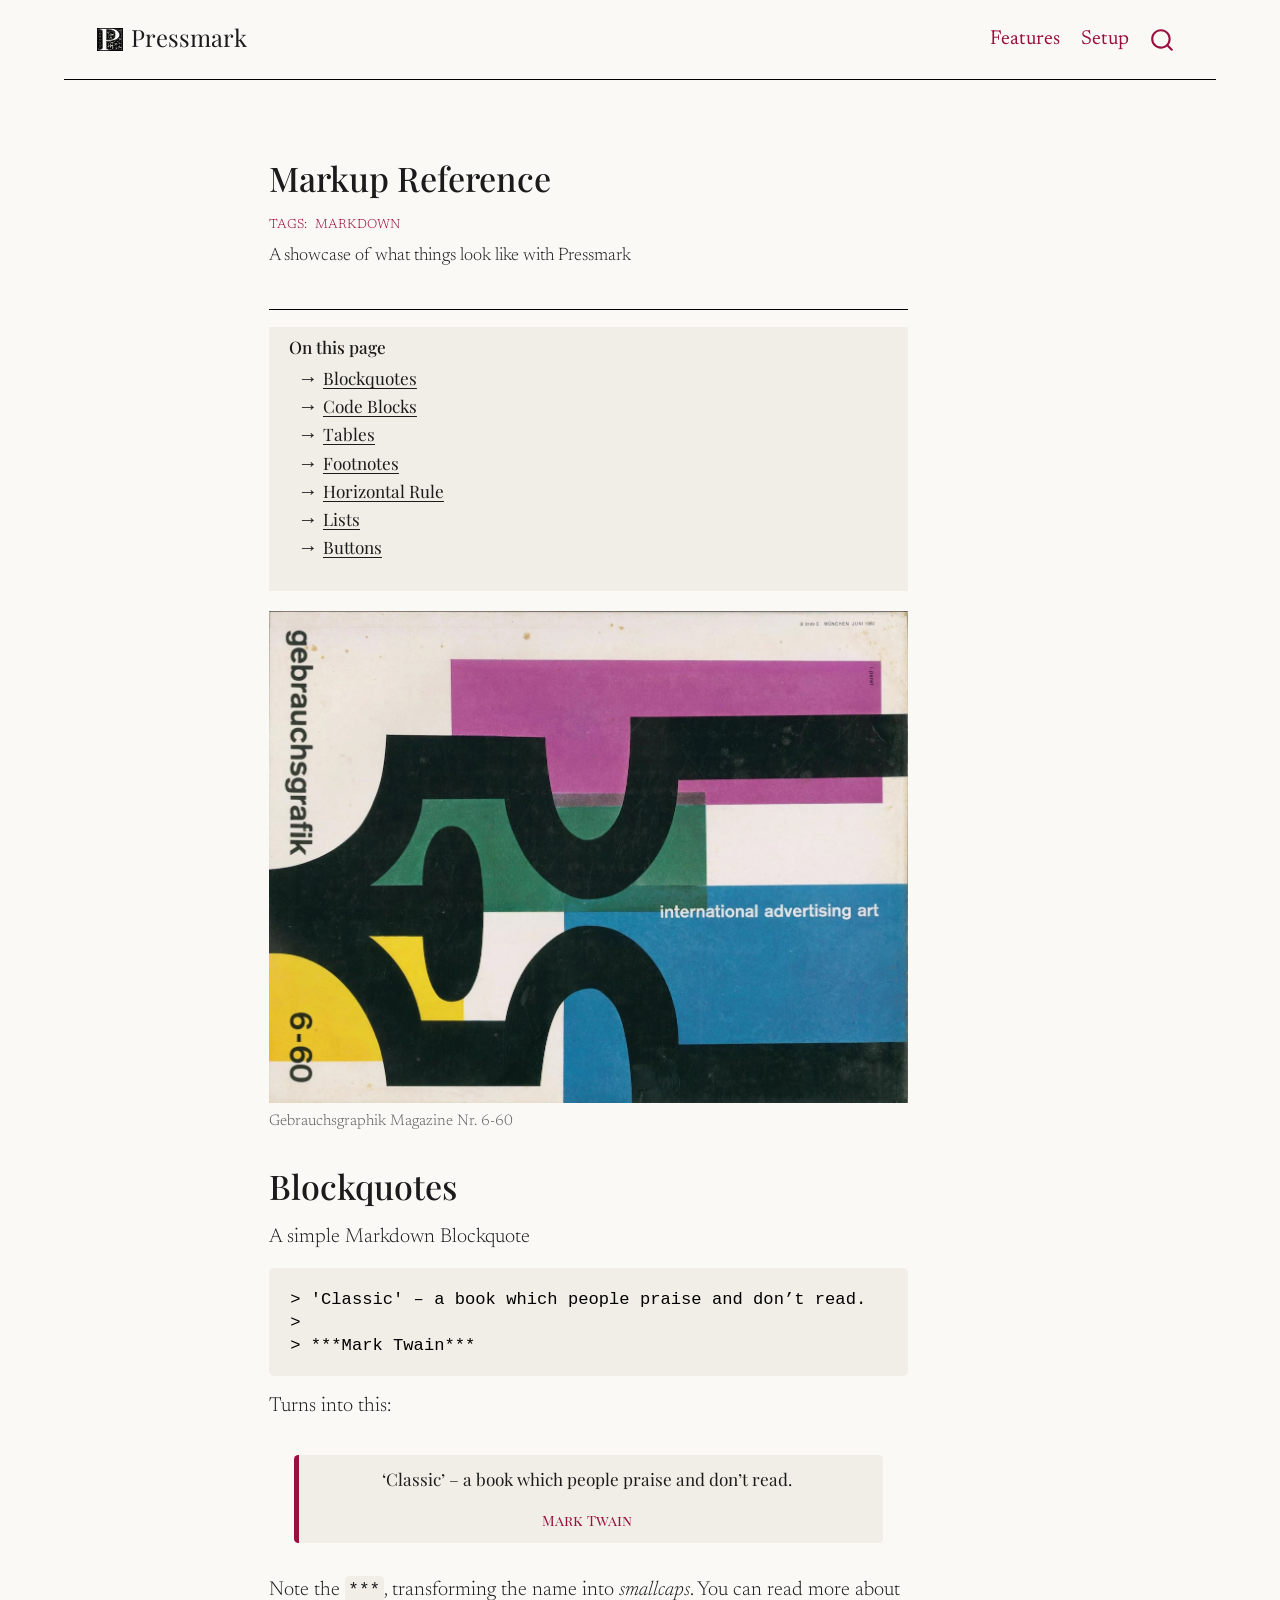
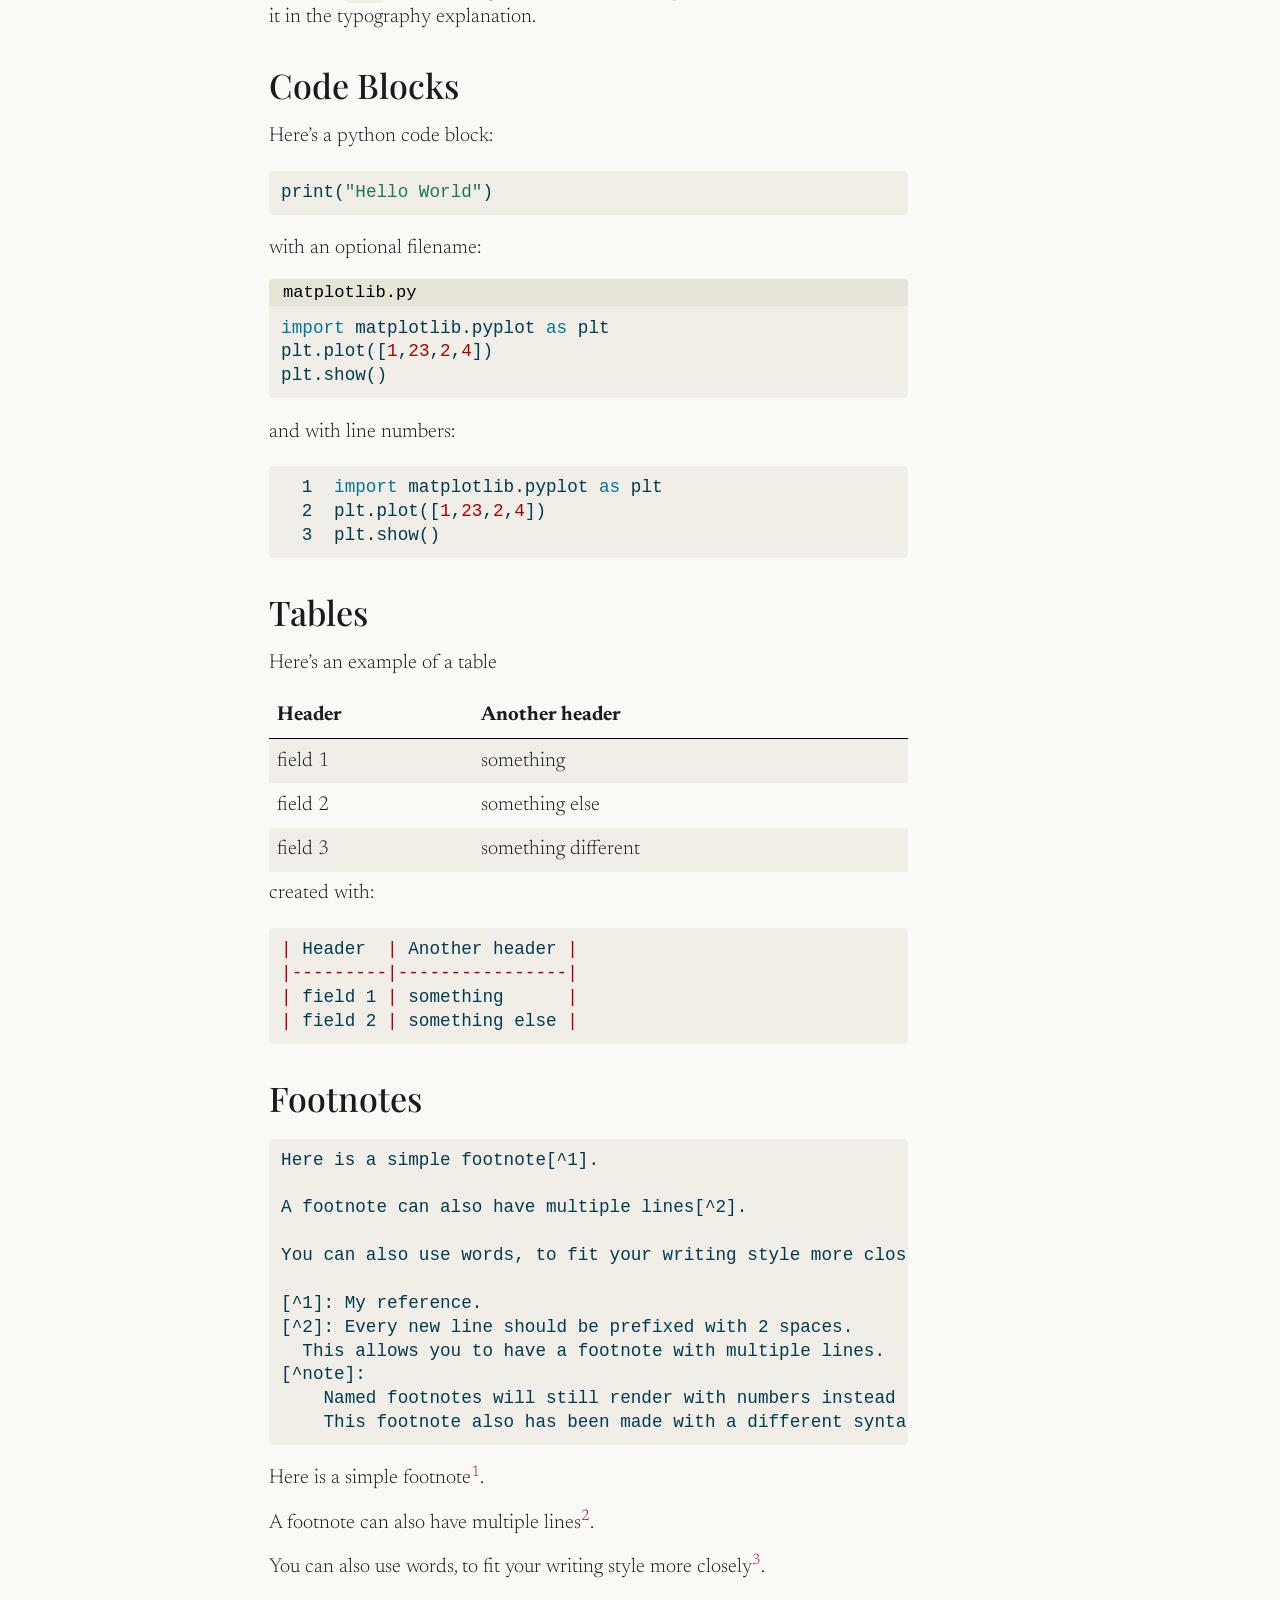
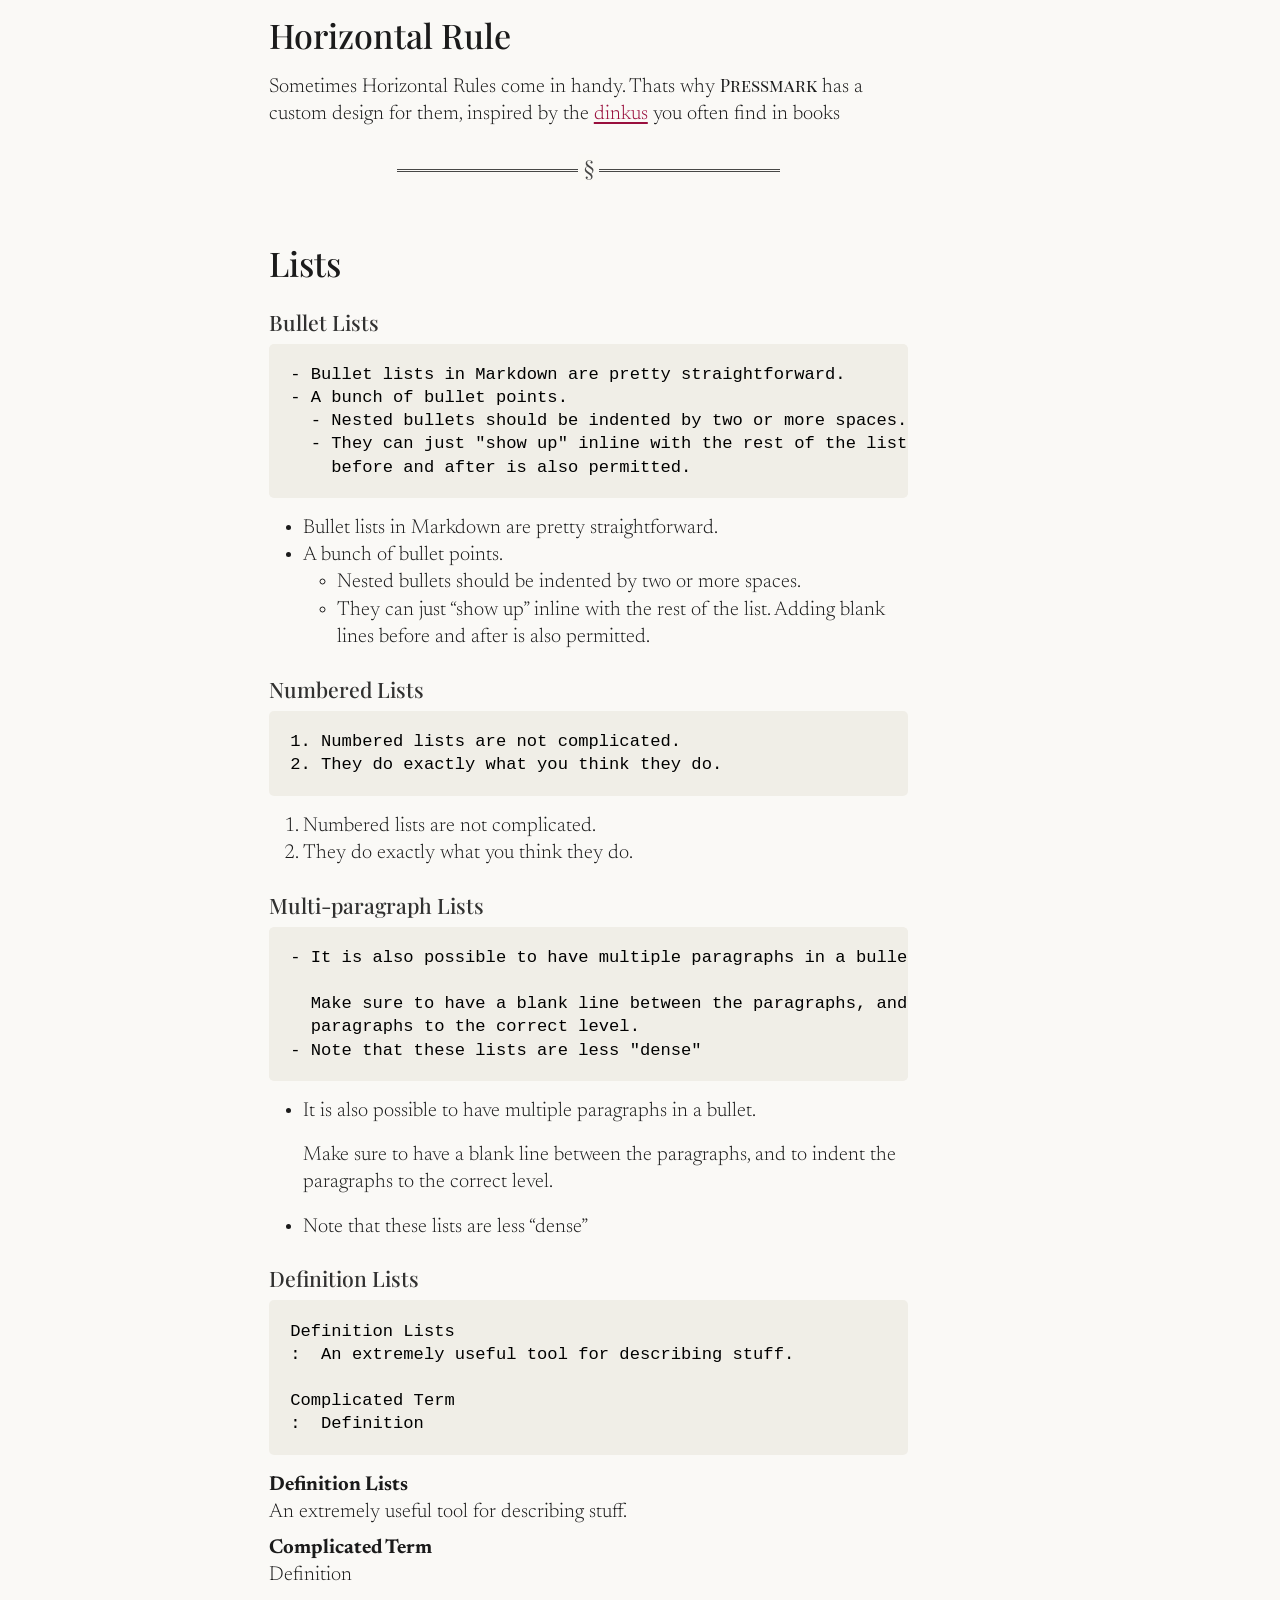
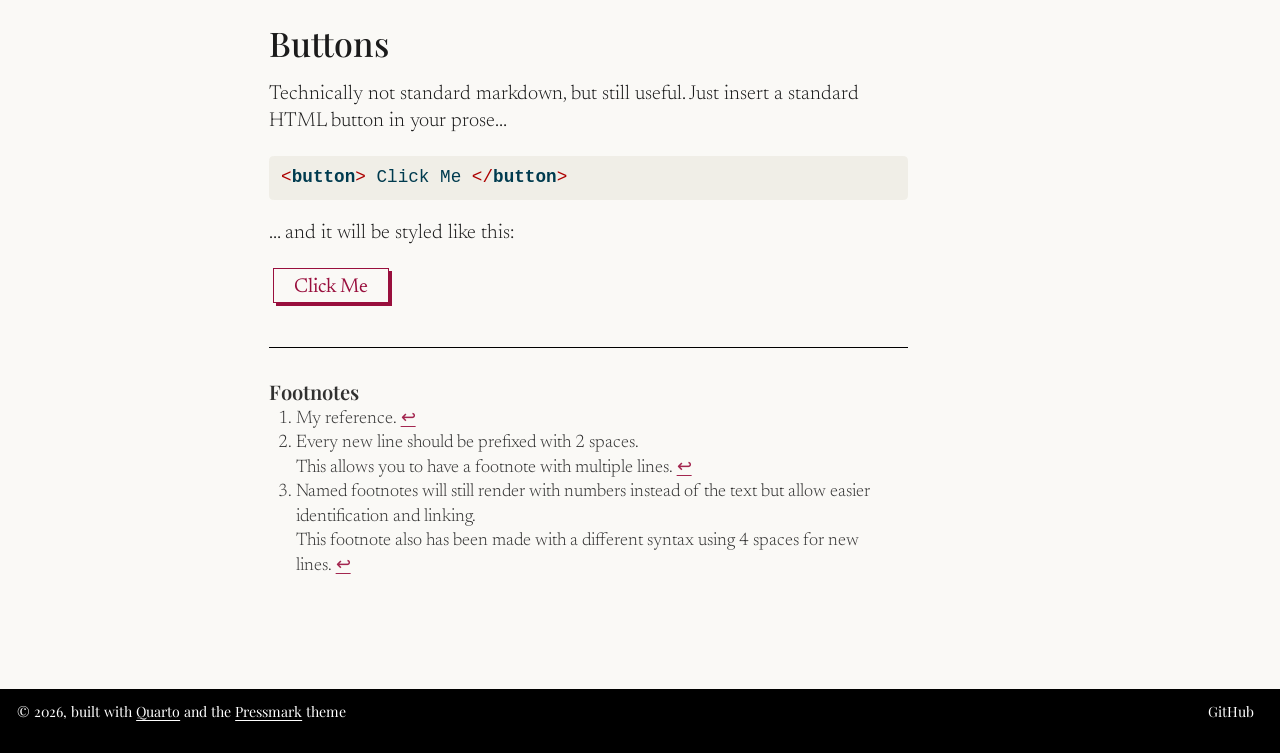
<file: features/markdown/index.html>
<!DOCTYPE html>
<html xmlns="http://www.w3.org/1999/xhtml" lang="en" xml:lang="en"><head>

<meta charset="utf-8">
<meta name="generator" content="quarto-1.11.9">

<meta name="viewport" content="width=device-width, initial-scale=1.0, user-scalable=yes">

<meta name="description" content="A showcase of what things look like with Pressmark">

<title>Markup Reference – Quarto Pressmark</title>
<style>
/* Default styles provided by pandoc.
** See https://pandoc.org/MANUAL.html#variables-for-html for config info.
*/
span.smallcaps{font-variant: small-caps;}
div.columns{display: flex; gap: 1.5em;}
div.column{flex: auto;}
@media screen {
div.columns{gap: min(4vw, 1.5em);}
div.column{overflow-x: auto;}
}
div.hanging-indent{margin-left: 1.5em; text-indent: -1.5em;}
ul.task-list{list-style: none;}
ul.task-list li input[type="checkbox"] {
  width: 0.8em;
  margin: 0 0.8em 0.2em -1em; /* quarto-specific, see https://github.com/quarto-dev/quarto-cli/issues/4556 */ 
  vertical-align: middle;
}
/* CSS for syntax highlighting */
html { -webkit-text-size-adjust: 100%; }
pre > code.sourceCode { white-space: pre; position: relative; }
pre > code.sourceCode > span { display: inline-block; line-height: 1.25; }
pre > code.sourceCode > span:empty { height: 1.2em; }
.sourceCode { overflow: visible; }
code.sourceCode > span { color: inherit; text-decoration: inherit; }
div.sourceCode { margin: 1em 0; }
pre.sourceCode { margin: 0; }
@media screen {
div.sourceCode { overflow: auto; }
}
@media print {
pre > code.sourceCode { white-space: pre-wrap; }
pre > code.sourceCode > span { text-indent: -5em; padding-left: 5em; }
}
pre.numberSource code
  { counter-reset: source-line 0; }
pre.numberSource code > span
  { position: relative; left: -4em; counter-increment: source-line; }
pre.numberSource code > span > a:first-child::before
  { content: counter(source-line);
    position: relative; left: -1em; text-align: right; vertical-align: baseline;
    border: none; display: inline-block;
    -webkit-touch-callout: none; -webkit-user-select: none;
    -khtml-user-select: none; -moz-user-select: none;
    -ms-user-select: none; user-select: none;
    padding: 0 4px; width: 4em;
  }
pre.numberSource { margin-left: 3em;  padding-left: 4px; }
div.sourceCode
  {   }
@media screen {
pre > code.sourceCode > span > a:first-child::before { text-decoration: underline; }
}
</style>


<script src="../../site_libs/quarto-nav/quarto-nav.js"></script>
<script src="../../site_libs/quarto-nav/headroom.min.js"></script>
<script src="../../site_libs/clipboard/clipboard.min.js"></script>
<script src="../../site_libs/quarto-search/autocomplete.umd.js"></script>
<script src="../../site_libs/quarto-search/fuse.min.js"></script>
<script src="../../site_libs/quarto-search/quarto-search.js"></script>
<meta name="quarto:offset" content="../../">
<link href="../../static/favicon.ico" rel="icon">
<script src="../../site_libs/quarto-html/quarto.js" type="module"></script>
<script src="../../site_libs/quarto-html/tabsets/tabsets.js" type="module"></script>
<script src="../../site_libs/quarto-html/scrollable-regions/scrollable-regions.js" type="module"></script>
<script src="../../site_libs/quarto-html/popper.min.js"></script>
<script src="../../site_libs/quarto-html/tippy.umd.min.js"></script>
<script src="../../site_libs/quarto-html/anchor.min.js"></script>
<link href="../../site_libs/quarto-html/tippy.css" rel="stylesheet">
<link href="../../site_libs/quarto-html/quarto-syntax-highlighting-e967c2a1c1d6256cd39175177f59660b.css" rel="stylesheet" id="quarto-text-highlighting-styles">
<script src="../../site_libs/bootstrap/bootstrap.min.js"></script>
<link href="../../site_libs/bootstrap/bootstrap-icons.css" rel="stylesheet">
<link href="../../site_libs/bootstrap/bootstrap-325d347ab4856f917488c0cdb0f1f3f9.min.css" rel="stylesheet" append-hash="true" id="quarto-bootstrap" data-mode="light">
<script id="quarto-search-options" type="application/json">{
  "location": "navbar",
  "copy-button": false,
  "collapse-after": 3,
  "panel-placement": "end",
  "type": "overlay",
  "limit": 50,
  "keyboard-shortcut": [
    "f",
    "/",
    "s"
  ],
  "show-item-context": false,
  "language": {
    "search-no-results-text": "No results",
    "search-matching-documents-text": "matching documents",
    "search-copy-link-title": "Copy link to search",
    "search-hide-matches-text": "Hide additional matches",
    "search-more-match-text": "more match in this document",
    "search-more-matches-text": "more matches in this document",
    "search-clear-button-title": "Clear",
    "search-text-placeholder": "",
    "search-detached-cancel-button-title": "Cancel",
    "search-submit-button-title": "Submit",
    "search-label": "Search"
  }
}</script>


<meta property="og:title" content="Markup Reference – Quarto Pressmark">
<meta property="og:description" content="A showcase of what things look like with Pressmark">
<meta property="og:image" content="https://mdwm.org/quarto-pressmark/features/markdown/gebrauchsgraphik.jpg">
<meta property="og:site_name" content="Quarto Pressmark">
<meta property="og:image:height" content="1299">
<meta property="og:image:width" content="1000">
</head>

<body class="nav-fixed quarto-light"><a id="quarto-skip-link" class="visually-hidden-focusable" href="#quarto-document-content">Skip to main content</a>

<div id="quarto-search-results"></div>
  <header id="quarto-header" class="headroom fixed-top">
    <nav class="navbar navbar-expand-lg " data-bs-theme="dark" aria-label="Site">
      <div class="navbar-container container-fluid">
      <div class="navbar-brand-container mx-auto">
    <a href="../../index.html" class="navbar-brand navbar-brand-logo">
    <img src="../../static/P.png" alt="Quarto Pressmark Logo" class="navbar-logo light-content">
    <img src="../../static/P.png" alt="Quarto Pressmark Logo" class="navbar-logo dark-content">
    </a>
    <a class="navbar-brand" href="../../index.html">
    <span class="navbar-title">Pressmark</span>
    </a>
  </div>
          <button class="navbar-toggler" type="button" data-bs-toggle="collapse" data-bs-target="#navbarCollapse" aria-controls="navbarCollapse" aria-expanded="false" aria-label="Toggle navigation" onclick="if (window.quartoToggleHeadroom) { window.quartoToggleHeadroom(); }">
  <span class="navbar-toggler-icon"></span>
</button>
          <div class="collapse navbar-collapse" id="navbarCollapse">
            <ul class="navbar-nav navbar-nav-scroll ms-auto">
  <li class="nav-item">
    <a class="nav-link" href="../../features/index.html"> 
<span class="menu-text">Features</span></a>
  </li>  
  <li class="nav-item">
    <a class="nav-link" href="../../setup.html"> 
<span class="menu-text">Setup</span></a>
  </li>  
</ul>
          </div> <!-- /navcollapse -->
            <div class="quarto-navbar-tools">
</div>
            <div id="quarto-search" class="" title="Search"></div>
      </div> <!-- /container-fluid -->
    </nav>
</header>
<!-- content -->
<div id="quarto-content" class="quarto-container page-columns page-rows-contents page-layout-article page-navbar">
<!-- sidebar -->
<!-- margin-sidebar -->
    <div id="quarto-margin-sidebar" class="sidebar margin-sidebar zindex-bottom">
    </div>
<!-- main -->
<main class="content" id="quarto-document-content" tabindex="-1">

<header id="title-block-header" class="quarto-title-block default">
<div class="quarto-title">
<h1 class="title">Markup Reference</h1>
  <div class="quarto-categories">
    <div class="quarto-category">markdown</div>
  </div>
  </div>

<div>
  <div class="description">
    <p>A showcase of what things look like with Pressmark</p>
  </div>
</div>


<div class="quarto-title-meta">

    
  
    
  </div>
  


</header>

<nav id="TOC" role="doc-toc" aria-labelledby="toc-title">
    <h2 id="toc-title">On this page</h2>
   
  <ul>
  <li><a href="#blockquotes" id="toc-blockquotes">Blockquotes</a></li>
  <li><a href="#code-blocks" id="toc-code-blocks">Code Blocks</a></li>
  <li><a href="#tables" id="toc-tables">Tables</a></li>
  <li><a href="#footnotes" id="toc-footnotes">Footnotes</a></li>
  <li><a href="#horizontal-rule" id="toc-horizontal-rule">Horizontal Rule</a></li>
  <li><a href="#lists" id="toc-lists">Lists</a></li>
  <li><a href="#buttons" id="toc-buttons">Buttons</a></li>
  </ul>
</nav>
<div class="quarto-figure quarto-figure-center">
<figure class="figure">
<p><img src="gebrauchsgraphik.jpg" class="img-fluid figure-img"></p>
<figcaption>Gebrauchsgraphik Magazine Nr. 6-60</figcaption>
</figure>
</div>
<section id="blockquotes" class="level1">
<h1>Blockquotes</h1>
<p>A simple Markdown Blockquote</p>
<pre><code>&gt; 'Classic' – a book which people praise and don’t read. 
&gt; 
&gt; ***Mark Twain***</code></pre>
<p>Turns into this:</p>
<blockquote class="blockquote">
<p>‘Classic’ – a book which people praise and don’t read.</p>
<p><strong><em>Mark Twain</em></strong></p>
</blockquote>
<p>Note the <code>***</code>, transforming the name into <em>smallcaps</em>. You can read more about it in the typography explanation.</p>
</section>
<section id="code-blocks" class="level1">
<h1>Code Blocks</h1>
<p>Here’s a python code block:</p>
<div class="code-copy-outer-scaffold"><div class="sourceCode" id="cb2"><pre class="sourceCode python code-with-copy"><code class="sourceCode python"><span id="cb2-1"><a href="#cb2-1" aria-hidden="true" tabindex="-1"></a><span class="bu">print</span>(<span class="st">"Hello World"</span>)</span></code></pre></div><button title="Copy to Clipboard" class="code-copy-button"><i class="bi"></i></button></div>
<p>with an optional filename:</p>
<div class="code-with-filename">
<div class="code-with-filename-file">
<pre><strong>matplotlib.py</strong></pre>
</div>
<div class="code-copy-outer-scaffold"><div class="sourceCode" id="cb3" data-filename="matplotlib.py"><pre class="sourceCode python code-with-copy"><code class="sourceCode python"><span id="cb3-1"><a href="#cb3-1" aria-hidden="true" tabindex="-1"></a><span class="im">import</span> matplotlib.pyplot <span class="im">as</span> plt</span>
<span id="cb3-2"><a href="#cb3-2" aria-hidden="true" tabindex="-1"></a>plt.plot([<span class="dv">1</span>,<span class="dv">23</span>,<span class="dv">2</span>,<span class="dv">4</span>])</span>
<span id="cb3-3"><a href="#cb3-3" aria-hidden="true" tabindex="-1"></a>plt.show()</span></code></pre></div><button title="Copy to Clipboard" class="code-copy-button"><i class="bi"></i></button></div>
</div>
<p>and with line numbers:</p>
<div class="code-copy-outer-scaffold"><div class="sourceCode" id="cb4"><pre class="sourceCode numberSource python number-lines code-with-copy"><code class="sourceCode python"><span id="cb4-1"><a href="#cb4-1" aria-label="1"></a><span class="im">import</span> matplotlib.pyplot <span class="im">as</span> plt</span>
<span id="cb4-2"><a href="#cb4-2" aria-label="2"></a>plt.plot([<span class="dv">1</span>,<span class="dv">23</span>,<span class="dv">2</span>,<span class="dv">4</span>])</span>
<span id="cb4-3"><a href="#cb4-3" aria-label="3"></a>plt.show()</span></code></pre></div><button title="Copy to Clipboard" class="code-copy-button"><i class="bi"></i></button></div>
</section>
<section id="tables" class="level1">
<h1>Tables</h1>
<p>Here’s an example of a table</p>
<table class="caption-top table">
<thead>
<tr class="header">
<th>Header</th>
<th>Another header</th>
</tr>
</thead>
<tbody>
<tr class="odd">
<td>field 1</td>
<td>something</td>
</tr>
<tr class="even">
<td>field 2</td>
<td>something else</td>
</tr>
<tr class="odd">
<td>field 3</td>
<td>something different</td>
</tr>
</tbody>
</table>
<p>created with:</p>
<div class="code-copy-outer-scaffold"><div class="sourceCode" id="cb5"><pre class="sourceCode markdown code-with-copy"><code class="sourceCode markdown"><span id="cb5-1"><a href="#cb5-1" aria-hidden="true" tabindex="-1"></a><span class="pp">|</span> Header  <span class="pp">|</span> Another header <span class="pp">|</span></span>
<span id="cb5-2"><a href="#cb5-2" aria-hidden="true" tabindex="-1"></a><span class="pp">|---------|----------------|</span></span>
<span id="cb5-3"><a href="#cb5-3" aria-hidden="true" tabindex="-1"></a><span class="pp">|</span> field 1 <span class="pp">|</span> something      <span class="pp">|</span></span>
<span id="cb5-4"><a href="#cb5-4" aria-hidden="true" tabindex="-1"></a><span class="pp">|</span> field 2 <span class="pp">|</span> something else <span class="pp">|</span></span></code></pre></div><button title="Copy to Clipboard" class="code-copy-button"><i class="bi"></i></button></div>
</section>
<section id="footnotes" class="level1">
<h1>Footnotes</h1>
<div class="code-copy-outer-scaffold"><div class="sourceCode" id="cb6"><pre class="sourceCode markdown code-with-copy"><code class="sourceCode markdown"><span id="cb6-1"><a href="#cb6-1" aria-hidden="true" tabindex="-1"></a>Here is a simple footnote<span class="ot">[^1]</span>.</span>
<span id="cb6-2"><a href="#cb6-2" aria-hidden="true" tabindex="-1"></a></span>
<span id="cb6-3"><a href="#cb6-3" aria-hidden="true" tabindex="-1"></a>A footnote can also have multiple lines<span class="ot">[^2]</span>.  </span>
<span id="cb6-4"><a href="#cb6-4" aria-hidden="true" tabindex="-1"></a></span>
<span id="cb6-5"><a href="#cb6-5" aria-hidden="true" tabindex="-1"></a>You can also use words, to fit your writing style more closely<span class="ot">[^note]</span>.</span>
<span id="cb6-6"><a href="#cb6-6" aria-hidden="true" tabindex="-1"></a></span>
<span id="cb6-7"><a href="#cb6-7" aria-hidden="true" tabindex="-1"></a><span class="ot">[^1]: </span>My reference.</span>
<span id="cb6-8"><a href="#cb6-8" aria-hidden="true" tabindex="-1"></a><span class="ot">[^2]: </span>Every new line should be prefixed with 2 spaces.  </span>
<span id="cb6-9"><a href="#cb6-9" aria-hidden="true" tabindex="-1"></a>  This allows you to have a footnote with multiple lines.</span>
<span id="cb6-10"><a href="#cb6-10" aria-hidden="true" tabindex="-1"></a><span class="ot">[^note]</span>:</span>
<span id="cb6-11"><a href="#cb6-11" aria-hidden="true" tabindex="-1"></a>    Named footnotes will still render with numbers instead of the text but allow easier identification and linking.  </span>
<span id="cb6-12"><a href="#cb6-12" aria-hidden="true" tabindex="-1"></a>    This footnote also has been made with a different syntax using 4 spaces for new lines.</span></code></pre></div><button title="Copy to Clipboard" class="code-copy-button"><i class="bi"></i></button></div>
<p>Here is a simple footnote<a href="#fn1" class="footnote-ref" id="fnref1" role="doc-noteref"><sup>1</sup></a>.</p>
<p>A footnote can also have multiple lines<a href="#fn2" class="footnote-ref" id="fnref2" role="doc-noteref"><sup>2</sup></a>.</p>
<p>You can also use words, to fit your writing style more closely<a href="#fn3" class="footnote-ref" id="fnref3" role="doc-noteref"><sup>3</sup></a>.</p>
</section>
<section id="horizontal-rule" class="level1">
<h1>Horizontal Rule</h1>
<p>Sometimes Horizontal Rules come in handy. Thats why <strong><em>Pressmark</em></strong> has a custom design for them, inspired by the <a href="https://en.wikipedia.org/wiki/Dinkus">dinkus</a> you often find in books</p>
<hr>
</section>
<section id="lists" class="level1">
<h1>Lists</h1>
<section id="bullet-lists" class="level4">
<h4 class="anchored" data-anchor-id="bullet-lists">Bullet Lists</h4>
<pre><code>- Bullet lists in Markdown are pretty straightforward.
- A bunch of bullet points.
  - Nested bullets should be indented by two or more spaces.
  - They can just "show up" inline with the rest of the list. Adding blank lines
    before and after is also permitted.</code></pre>
<ul>
<li>Bullet lists in Markdown are pretty straightforward.</li>
<li>A bunch of bullet points.
<ul>
<li>Nested bullets should be indented by two or more spaces.</li>
<li>They can just “show up” inline with the rest of the list. Adding blank lines before and after is also permitted.</li>
</ul></li>
</ul>
</section>
<section id="numbered-lists" class="level4">
<h4 class="anchored" data-anchor-id="numbered-lists">Numbered Lists</h4>
<pre><code>1. Numbered lists are not complicated.
2. They do exactly what you think they do.</code></pre>
<ol type="1">
<li>Numbered lists are not complicated.</li>
<li>They do exactly what you think they do.</li>
</ol>
</section>
<section id="multi-paragraph-lists" class="level4">
<h4 class="anchored" data-anchor-id="multi-paragraph-lists">Multi-paragraph Lists</h4>
<pre><code>- It is also possible to have multiple paragraphs in a bullet.

  Make sure to have a blank line between the paragraphs, and to indent the
  paragraphs to the correct level.
- Note that these lists are less "dense"</code></pre>
<ul>
<li><p>It is also possible to have multiple paragraphs in a bullet.</p>
<p>Make sure to have a blank line between the paragraphs, and to indent the paragraphs to the correct level.</p></li>
<li><p>Note that these lists are less “dense”</p></li>
</ul>
</section>
<section id="definition-lists" class="level4">
<h4 class="anchored" data-anchor-id="definition-lists">Definition Lists</h4>
<pre><code>Definition Lists
:  An extremely useful tool for describing stuff.

Complicated Term
:  Definition</code></pre>
<dl>
<dt>Definition Lists</dt>
<dd>
An extremely useful tool for describing stuff.
</dd>
<dt>Complicated Term</dt>
<dd>
Definition
</dd>
</dl>
</section>
</section>
<section id="buttons" class="level1">
<h1>Buttons</h1>
<p>Technically not standard markdown, but still useful. Just insert a standard HTML button in your prose…</p>
<div class="code-copy-outer-scaffold"><div class="sourceCode" id="cb11"><pre class="sourceCode html code-with-copy"><code class="sourceCode html"><span id="cb11-1"><a href="#cb11-1" aria-hidden="true" tabindex="-1"></a><span class="dt">&lt;</span><span class="kw">button</span><span class="dt">&gt;</span> Click Me <span class="dt">&lt;/</span><span class="kw">button</span><span class="dt">&gt;</span></span></code></pre></div><button title="Copy to Clipboard" class="code-copy-button"><i class="bi"></i></button></div>
<p>… and it will be styled like this:</p>
<button>
Click Me
</button>


</section>


<div id="quarto-appendix" class="default"><section id="footnotes" class="footnotes footnotes-end-of-document" role="doc-endnotes"><h2 class="anchored quarto-appendix-heading">Footnotes</h2>

<ol>
<li id="fn1"><p>My reference.<a href="#fnref1" class="footnote-back" role="doc-backlink">↩︎</a></p></li>
<li id="fn2"><p>Every new line should be prefixed with 2 spaces.<br>
This allows you to have a footnote with multiple lines.<a href="#fnref2" class="footnote-back" role="doc-backlink">↩︎</a></p></li>
<li id="fn3"><p>Named footnotes will still render with numbers instead of the text but allow easier identification and linking.<br>
This footnote also has been made with a different syntax using 4 spaces for new lines.<a href="#fnref3" class="footnote-back" role="doc-backlink">↩︎</a></p></li>
</ol>
</section></div></main> <!-- /main -->
<script id="quarto-html-after-body" type="application/javascript">
  window.document.addEventListener("DOMContentLoaded", function (event) {
    const icon = "";
    const anchorJS = new window.AnchorJS();
    anchorJS.options = {
      placement: 'right',
      icon: icon
    };
    anchorJS.add('.anchored');
    const isCodeAnnotation = (el) => {
      for (const clz of el.classList) {
        if (clz.startsWith('code-annotation-')) {                     
          return true;
        }
      }
      return false;
    }
    const onCopySuccess = function(e) {
      // button target
      const button = e.trigger;
      // don't keep focus
      button.blur();
      // flash "checked"
      button.classList.add('code-copy-button-checked');
      var currentTitle = button.getAttribute("title");
      button.setAttribute("title", "Copied!");
      let tooltip;
      if (window.bootstrap) {
        button.setAttribute("data-bs-toggle", "tooltip");
        button.setAttribute("data-bs-placement", "left");
        button.setAttribute("data-bs-title", "Copied!");
        tooltip = new bootstrap.Tooltip(button, 
          { trigger: "manual", 
            customClass: "code-copy-button-tooltip",
            offset: [0, -8]});
        tooltip.show();    
      }
      setTimeout(function() {
        if (tooltip) {
          tooltip.hide();
          button.removeAttribute("data-bs-title");
          button.removeAttribute("data-bs-toggle");
          button.removeAttribute("data-bs-placement");
        }
        button.setAttribute("title", currentTitle);
        button.classList.remove('code-copy-button-checked');
      }, 1000);
      // clear code selection
      e.clearSelection();
    }
    const getTextToCopy = function(trigger) {
      const outerScaffold = trigger.parentElement.cloneNode(true);
      const codeEl = outerScaffold.querySelector('code');
      for (const childEl of codeEl.children) {
        if (isCodeAnnotation(childEl)) {
          childEl.remove();
        }
      }
      return codeEl.innerText;
    }
    const clipboard = new window.ClipboardJS('.code-copy-button:not([data-in-quarto-modal])', {
      text: getTextToCopy
    });
    clipboard.on('success', onCopySuccess);
    if (window.document.getElementById('quarto-embedded-source-code-modal')) {
      const clipboardModal = new window.ClipboardJS('.code-copy-button[data-in-quarto-modal]', {
        text: getTextToCopy,
        container: window.document.getElementById('quarto-embedded-source-code-modal')
      });
      clipboardModal.on('success', onCopySuccess);
    }
      var localhostRegex = new RegExp(/^(?:http|https):\/\/localhost\:?[0-9]*\//);
      var mailtoRegex = new RegExp(/^mailto:/);
        var filterRegex = new RegExp("https:\/\/mdwm\.org\/quarto-pressmark\/");
      const newWindowLabel = "(opens in a new tab)";
      const newWindowNoteId = "quarto-ext-newwindow-label";
      // Links reference one hidden label through aria-describedby, so the
      // announcement never changes their accessible name.
      var describeNewWindow = (link) => {
        if (!window.document.getElementById(newWindowNoteId)) {
          var newWindowNote = window.document.createElement("span");
          newWindowNote.id = newWindowNoteId;
          newWindowNote.hidden = true;
          newWindowNote.textContent = newWindowLabel;
          window.document.body.appendChild(newWindowNote);
        }
        var describedBy = (link.getAttribute("aria-describedby") || "").split(/\s+/).filter(Boolean);
        if (!describedBy.includes(newWindowNoteId)) {
          describedBy.push(newWindowNoteId);
          link.setAttribute("aria-describedby", describedBy.join(" "));
        }
      }
      var isInternal = (href) => {
          return filterRegex.test(href) || localhostRegex.test(href) || mailtoRegex.test(href);
      }
      // Inspect non-navigation links and adorn them if external
      window.quartoDecorateExternalLinks = function (root) {
     var links = (root || window.document).querySelectorAll('a[href]:not(.nav-link):not(.navbar-brand):not(.toc-action):not(.sidebar-link):not(.sidebar-item-toggle):not(.pagination-link):not(.no-external):not([aria-hidden]):not(.dropdown-item):not(.quarto-navigation-tool):not(.about-link)');
      for (var i=0; i<links.length; i++) {
        const link = links[i];
        if (!isInternal(link.href)) {
          // undo the damage that might have been done by quarto-nav.js in the case of
          // links that we want to consider external
          if (link.dataset.originalHref !== undefined) {
            link.href = link.dataset.originalHref;
          }
            // target, if specified
            link.setAttribute("target", "_blank");
            if (link.getAttribute("rel") === null) {
              link.setAttribute("rel", "noopener");
            }
            describeNewWindow(link);
          if (!link.classList.contains('no-external-icon')) {
          }
        }
      }
      };
      window.quartoDecorateExternalLinks(window.document);
    // Esc closes the popup (WCAG 1.4.13) and focus leaving both trigger and
    // popup closes it (WCAG 2.4.11); tippy handles neither for interactive popups.
    const hideOnEscAndFocusOut = {
      name: 'hideOnEscAndFocusOut',
      defaultValue: true,
      fn(instance) {
        const dismiss = () => {
          // A show scheduled by the trigger delay would otherwise reopen it
          instance.clearDelayTimeouts();
          instance.hide();
        };
        const onKeyDown = (event) => {
          if (event.key !== 'Escape') {
            return;
          }
          // Keep Esc from also reaching page handlers (e.g. reveal.js overview),
          // except an open reveal.js slide menu, which Esc should close too.
          // The menu handles keys only when its keyboard option is on.
          const menuHandlesEsc = window.Reveal?.getPlugin?.('menu')?.isOpen() &&
            window.Reveal.getConfig().menu?.keyboard !== false;
          if (!menuHandlesEsc) {
            event.stopPropagation();
          }
          if (instance.popper.contains(window.document.activeElement)) {
            // Disabled while refocusing so the focus trigger does not reopen it
            instance.disable();
            instance.reference.focus();
            instance.enable();
          }
          dismiss();
        };
        const onFocusOut = (event) => {
          const target = event.relatedTarget;
          if (target && !instance.reference.contains(target) &&
              !instance.popper.contains(target)) {
            dismiss();
          }
        };
        // On the trigger too: a click trigger (code-annotations: select) has no
        // blur handling. Attached for the instance's lifetime so leaving the
        // trigger also cancels a show still pending on the trigger delay.
        instance.reference.addEventListener('focusout', onFocusOut);
        return {
          onShow() {
            window.document.addEventListener('keydown', onKeyDown, true);
            instance.popper.addEventListener('focusout', onFocusOut);
          },
          onHide() {
            window.document.removeEventListener('keydown', onKeyDown, true);
            instance.popper.removeEventListener('focusout', onFocusOut);
          },
          onDestroy() {
            instance.reference.removeEventListener('focusout', onFocusOut);
          },
        };
      },
    };
    function tippyHover(el, contentFn, onTriggerFn, onUntriggerFn) {
      const config = {
        allowHTML: true,
        maxWidth: 500,
        delay: 100,
        arrow: false,
        appendTo: function(el) {
            return el.parentElement;
        },
        interactive: true,
        interactiveBorder: 10,
        theme: 'quarto',
        placement: 'bottom-start',
        plugins: [hideOnEscAndFocusOut],
      };
      if (contentFn) {
        config.content = contentFn;
      }
      if (onTriggerFn) {
        config.onTrigger = onTriggerFn;
      }
      if (onUntriggerFn) {
        config.onUntrigger = onUntriggerFn;
      }
      window.tippy(el, config); 
    }
    const noterefs = window.document.querySelectorAll('a[role="doc-noteref"]');
    for (var i=0; i<noterefs.length; i++) {
      const ref = noterefs[i];
      tippyHover(ref, function() {
        // use id or data attribute instead here
        let href = ref.getAttribute('data-footnote-href') || ref.getAttribute('href');
        try { href = new URL(href).hash; } catch {}
        const id = href.replace(/^#\/?/, "");
        const note = window.document.getElementById(id);
        if (note) {
          return note.innerHTML;
        } else {
          return "";
        }
      });
    }
    const xrefs = window.document.querySelectorAll('a.quarto-xref');
    const processXRef = (id, note) => {
      // Strip column container classes
      const stripColumnClz = (el) => {
        el.classList.remove("page-full", "page-columns");
        if (el.children) {
          for (const child of el.children) {
            stripColumnClz(child);
          }
        }
      }
      stripColumnClz(note)
      if (id === null || id.startsWith('sec-')) {
        // Special case sections, only their first couple elements
        const container = document.createElement("div");
        if (note.children && note.children.length > 2) {
          container.appendChild(note.children[0].cloneNode(true));
          for (let i = 1; i < note.children.length; i++) {
            const child = note.children[i];
            if (child.tagName === "P" && child.innerText === "") {
              continue;
            } else {
              container.appendChild(child.cloneNode(true));
              break;
            }
          }
          if (window.Quarto?.typesetMath) {
            window.Quarto.typesetMath(container);
          }
          return container.innerHTML
        } else {
          if (window.Quarto?.typesetMath) {
            window.Quarto.typesetMath(note);
          }
          return note.innerHTML;
        }
      } else {
        // Remove any anchor links if they are present
        const anchorLink = note.querySelector('a.anchorjs-link');
        if (anchorLink) {
          anchorLink.remove();
        }
        if (window.Quarto?.typesetMath) {
          window.Quarto.typesetMath(note);
        }
        if (note.classList.contains("callout")) {
          return note.outerHTML;
        } else {
          return note.innerHTML;
        }
      }
    }
    for (var i=0; i<xrefs.length; i++) {
      const xref = xrefs[i];
      tippyHover(xref, undefined, function(instance) {
        instance.disable();
        let url = xref.getAttribute('href');
        let hash = undefined; 
        if (url.startsWith('#')) {
          hash = url;
        } else {
          try { hash = new URL(url).hash; } catch {}
        }
        if (hash) {
          const id = hash.replace(/^#\/?/, "");
          const note = window.document.getElementById(id);
          if (note !== null) {
            try {
              const html = processXRef(id, note.cloneNode(true));
              instance.setContent(html);
            } finally {
              instance.enable();
              instance.show();
            }
          } else {
            // See if we can fetch this
            fetch(url.split('#')[0])
            .then(res => res.text())
            .then(html => {
              const parser = new DOMParser();
              const htmlDoc = parser.parseFromString(html, "text/html");
              const note = htmlDoc.getElementById(id);
              if (note !== null) {
                const html = processXRef(id, note);
                instance.setContent(html);
              } 
            }).finally(() => {
              instance.enable();
              instance.show();
            });
          }
        } else {
          // See if we can fetch a full url (with no hash to target)
          // This is a special case and we should probably do some content thinning / targeting
          fetch(url)
          .then(res => res.text())
          .then(html => {
            const parser = new DOMParser();
            const htmlDoc = parser.parseFromString(html, "text/html");
            const note = htmlDoc.querySelector('main.content');
            if (note !== null) {
              // This should only happen for chapter cross references
              // (since there is no id in the URL)
              // remove the first header
              if (note.children.length > 0 && note.children[0].tagName === "HEADER") {
                note.children[0].remove();
              }
              const html = processXRef(null, note);
              instance.setContent(html);
            } 
          }).finally(() => {
            instance.enable();
            instance.show();
          });
        }
      }, function(instance) {
      });
    }
        let selectedAnnoteEl;
        const selectorForAnnotation = ( cell, annotation) => {
          let cellAttr = 'data-code-cell="' + cell + '"';
          let lineAttr = 'data-code-annotation="' +  annotation + '"';
          const selector = 'span[' + cellAttr + '][' + lineAttr + ']';
          return selector;
        }
        const selectCodeLines = (annoteEl) => {
          const doc = window.document;
          const targetCell = annoteEl.getAttribute("data-target-cell");
          const targetAnnotation = annoteEl.getAttribute("data-target-annotation");
          const annoteSpan = window.document.querySelector(selectorForAnnotation(targetCell, targetAnnotation));
          const lines = annoteSpan.getAttribute("data-code-lines").split(",");
          const lineIds = lines.map((line) => {
            return targetCell + "-" + line;
          })
          // Each band is positioned against its own containing block, which is
          // not the offsetParent of the lines, so place it from client rects.
          const placeBand = (band, firstEl, lastEl, codeBlock) => {
            const container = band.offsetParent;
            if (container === null) {
              return;
            }
            const containerRect = container.getBoundingClientRect();
            // Reveal.js scales slides with a transform, so convert client
            // pixels back to the CSS pixels of the container.
            const scale = containerRect.height / container.offsetHeight || 1;
            const firstRect = firstEl.getBoundingClientRect();
            const lastRect = lastEl.getBoundingClientRect();
            const top = (firstRect.top - containerRect.top) / scale - container.clientTop + container.scrollTop;
            const height = (lastRect.bottom - firstRect.top) / scale;
            band.style.top = top - 2 + "px";
            band.style.height = height + 4 + "px";
            if (codeBlock) {
              // Without the copy button wrapper, the containing block is wider
              // than the code block, so span the code block explicitly.
              const blockRect = codeBlock.getBoundingClientRect();
              band.style.left = (blockRect.left - containerRect.left) / scale - container.clientLeft + container.scrollLeft + "px";
              band.style.width = blockRect.width / scale + "px";
            }
          };
          if (lineIds.length > 0) {
            const el = window.document.getElementById(lineIds[0]);
            const lastEl = window.document.getElementById(lineIds[lineIds.length - 1]);
            const parent = el.parentElement.parentElement;
            // cook up a div (if necessary) and position it
            let div = window.document.getElementById("code-annotation-line-highlight");
            if (div === null) {
              div = window.document.createElement("div");
              div.setAttribute("id", "code-annotation-line-highlight");
              div.style.position = 'absolute';
              parent.appendChild(div);
            }
            placeBand(div, el, lastEl, parent.closest("div.sourceCode") || parent);
            let gutterDiv = window.document.getElementById("code-annotation-line-highlight-gutter");
            if (gutterDiv === null) {
              gutterDiv = window.document.createElement("div");
              gutterDiv.setAttribute("id", "code-annotation-line-highlight-gutter");
              gutterDiv.style.position = 'absolute';
              const codeCell = window.document.getElementById(targetCell);
              const gutter = codeCell.querySelector('.code-annotation-gutter');
              gutter.appendChild(gutterDiv);
            }
            placeBand(gutterDiv, el, lastEl);
            selectedAnnoteEl = annoteEl;
          }
        };
        const unselectCodeLines = () => {
          const elementsIds = ["code-annotation-line-highlight", "code-annotation-line-highlight-gutter"];
          elementsIds.forEach((elId) => {
            const div = window.document.getElementById(elId);
            if (div) {
              div.remove();
            }
          });
          selectedAnnoteEl = undefined;
        };
          // Handle positioning of the toggle
      window.addEventListener(
        "resize",
        throttle(() => {
          elRect = undefined;
          if (selectedAnnoteEl) {
            selectCodeLines(selectedAnnoteEl);
          }
        }, 10)
      );
      function throttle(fn, ms) {
      let throttle = false;
      let timer;
        return (...args) => {
          if(!throttle) { // first call gets through
              fn.apply(this, args);
              throttle = true;
          } else { // all the others get throttled
              if(timer) clearTimeout(timer); // cancel #2
              timer = setTimeout(() => {
                fn.apply(this, args);
                timer = throttle = false;
              }, ms);
          }
        };
      }
        // Attach click handler to the DT
        const annoteDls = window.document.querySelectorAll('dt[data-target-cell]');
        for (const annoteDlNode of annoteDls) {
          annoteDlNode.addEventListener('click', (event) => {
            const clickedEl = event.target;
            if (clickedEl !== selectedAnnoteEl) {
              unselectCodeLines();
              const activeEl = window.document.querySelector('dt[data-target-cell].code-annotation-active');
              if (activeEl) {
                activeEl.classList.remove('code-annotation-active');
              }
              selectCodeLines(clickedEl);
              clickedEl.classList.add('code-annotation-active');
            } else {
              // Unselect the line
              unselectCodeLines();
              clickedEl.classList.remove('code-annotation-active');
            }
          });
        }
    const findCites = (el) => {
      const parentEl = el.parentElement;
      if (parentEl) {
        const cites = parentEl.dataset.cites;
        if (cites) {
          return {
            el,
            cites: cites.split(' ')
          };
        } else {
          return findCites(el.parentElement)
        }
      } else {
        return undefined;
      }
    };
    var bibliorefs = window.document.querySelectorAll('a[role="doc-biblioref"]');
    for (var i=0; i<bibliorefs.length; i++) {
      const ref = bibliorefs[i];
      const citeInfo = findCites(ref);
      if (citeInfo) {
        tippyHover(citeInfo.el, function() {
          var popup = window.document.createElement('div');
          citeInfo.cites.forEach(function(cite) {
            var citeDiv = window.document.createElement('div');
            citeDiv.classList.add('hanging-indent');
            citeDiv.classList.add('csl-entry');
            var biblioDiv = window.document.getElementById('ref-' + cite);
            if (biblioDiv) {
              citeDiv.innerHTML = biblioDiv.innerHTML;
            }
            popup.appendChild(citeDiv);
          });
          return popup.innerHTML;
        });
      }
    }
  });
  </script>
  <script type="application/javascript">
  window.quartoScrollableRegionsLabels = {"code":"Scrollable code","output":"Scrollable output"};
  </script>
</div> <!-- /content -->
<footer class="footer">
  <div class="nav-footer">
    <div class="nav-footer-left">
<p>© 2026, built with <a href="https://quarto.org" target="_blank">Quarto</a> and the <a href="https://mdwm.org/quarto-pressmark/" target="_blank">Pressmark</a> theme</p>
</div>   
    <div class="nav-footer-center">
      &nbsp;
    </div>
    <div class="nav-footer-right">
      <ul class="footer-items list-unstyled">
    <li class="nav-item">
    <a class="nav-link" href="https://github.com/skriptum/quarto-pressmark">
<p>GitHub</p>
</a>
  </li>  
</ul>
    </div>
  </div>
</footer>




</body></html>
</file>
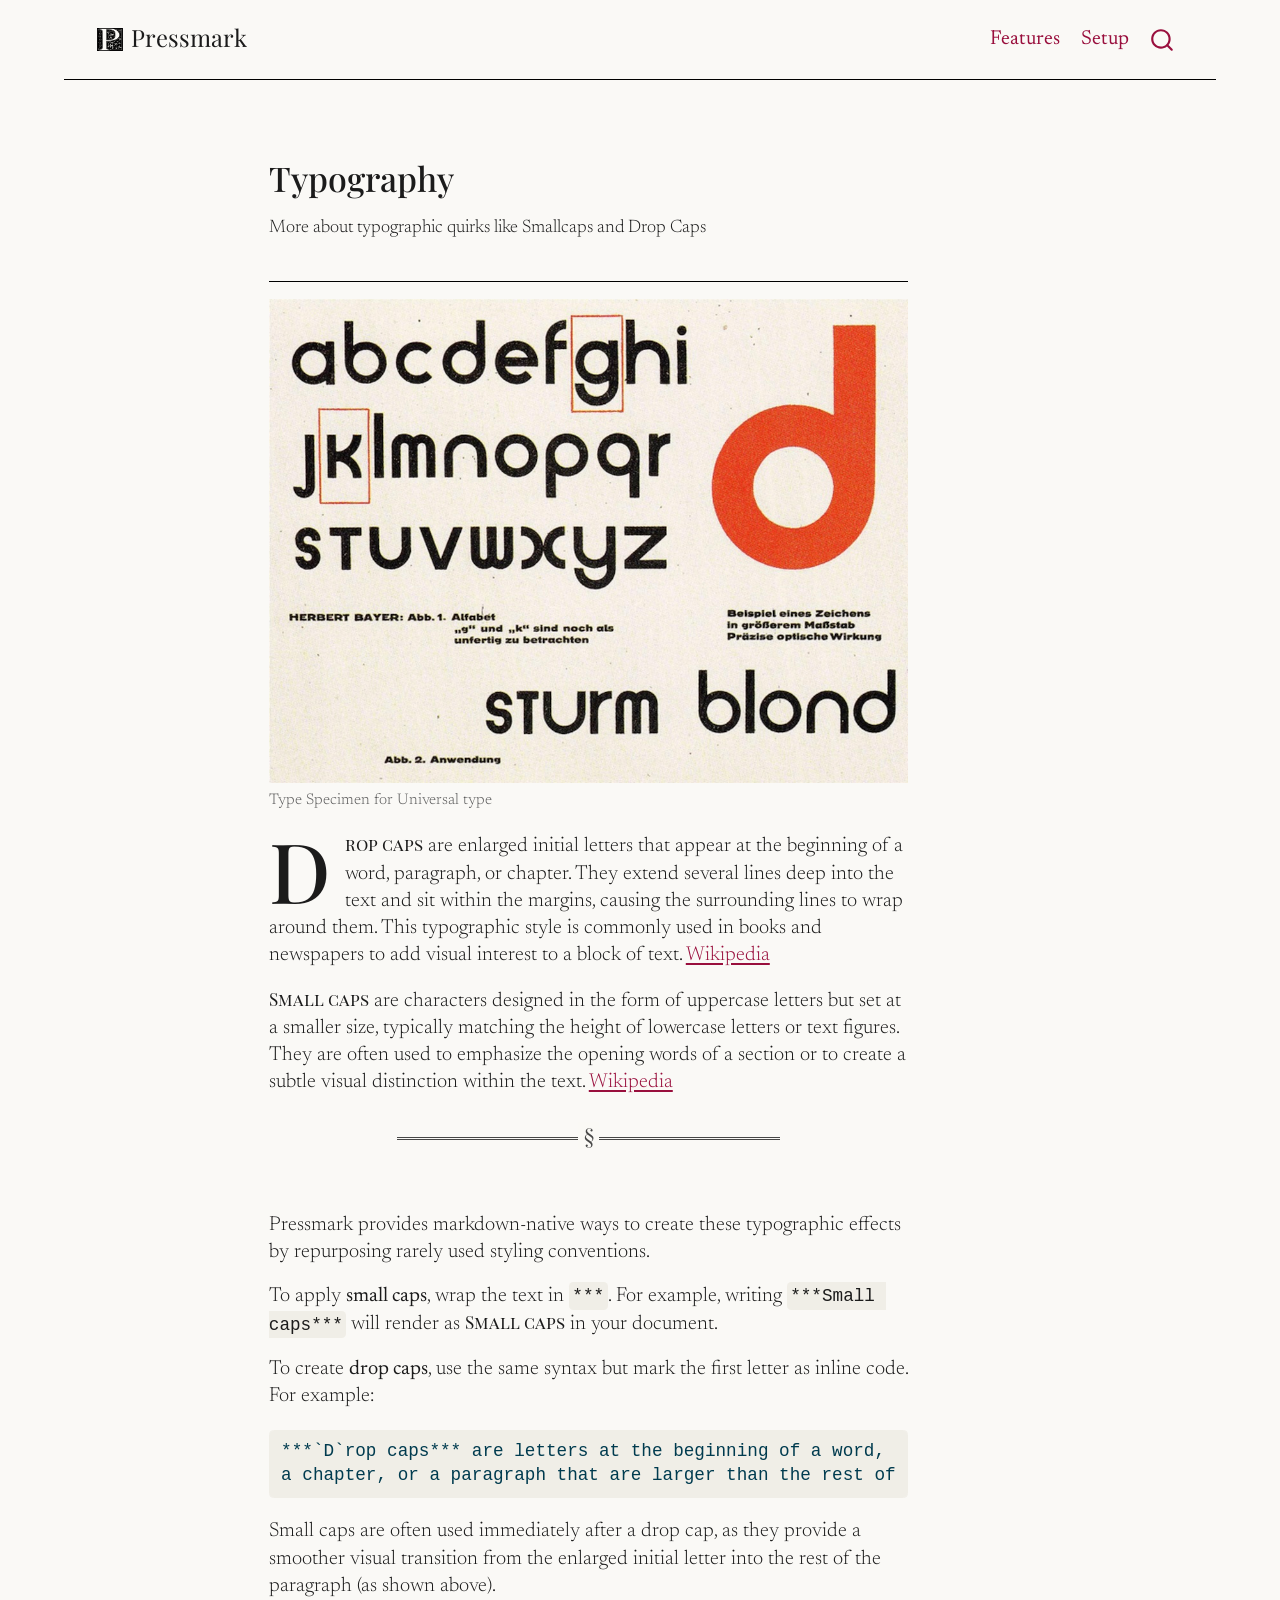
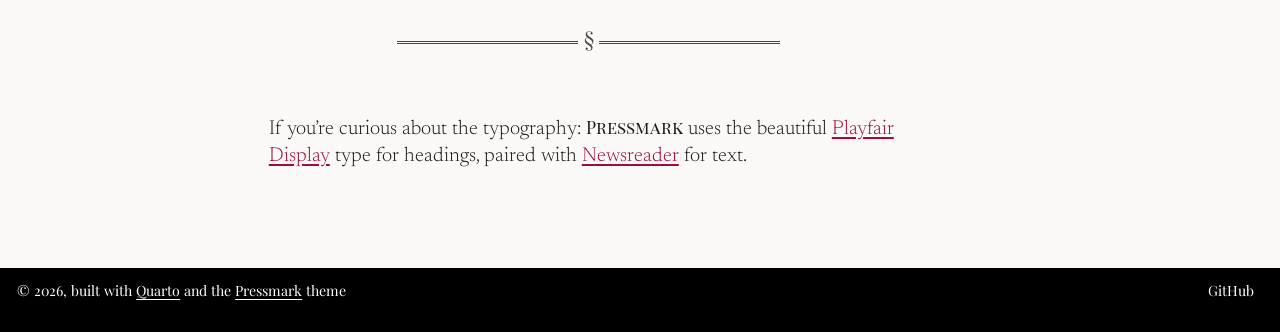
<file: features/typography/index.html>
<!DOCTYPE html>
<html xmlns="http://www.w3.org/1999/xhtml" lang="en" xml:lang="en"><head>

<meta charset="utf-8">
<meta name="generator" content="quarto-1.11.9">

<meta name="viewport" content="width=device-width, initial-scale=1.0, user-scalable=yes">

<meta name="description" content="More about typographic quirks like Smallcaps and Drop Caps">

<title>Typography – Quarto Pressmark</title>
<style>
/* Default styles provided by pandoc.
** See https://pandoc.org/MANUAL.html#variables-for-html for config info.
*/
span.smallcaps{font-variant: small-caps;}
div.columns{display: flex; gap: 1.5em;}
div.column{flex: auto;}
@media screen {
div.columns{gap: min(4vw, 1.5em);}
div.column{overflow-x: auto;}
}
div.hanging-indent{margin-left: 1.5em; text-indent: -1.5em;}
ul.task-list{list-style: none;}
ul.task-list li input[type="checkbox"] {
  width: 0.8em;
  margin: 0 0.8em 0.2em -1em; /* quarto-specific, see https://github.com/quarto-dev/quarto-cli/issues/4556 */ 
  vertical-align: middle;
}
/* CSS for syntax highlighting */
html { -webkit-text-size-adjust: 100%; }
pre > code.sourceCode { white-space: pre; position: relative; }
pre > code.sourceCode > span { display: inline-block; line-height: 1.25; }
pre > code.sourceCode > span:empty { height: 1.2em; }
.sourceCode { overflow: visible; }
code.sourceCode > span { color: inherit; text-decoration: inherit; }
div.sourceCode { margin: 1em 0; }
pre.sourceCode { margin: 0; }
@media screen {
div.sourceCode { overflow: auto; }
}
@media print {
pre > code.sourceCode { white-space: pre-wrap; }
pre > code.sourceCode > span { text-indent: -5em; padding-left: 5em; }
}
pre.numberSource code
  { counter-reset: source-line 0; }
pre.numberSource code > span
  { position: relative; left: -4em; counter-increment: source-line; }
pre.numberSource code > span > a:first-child::before
  { content: counter(source-line);
    position: relative; left: -1em; text-align: right; vertical-align: baseline;
    border: none; display: inline-block;
    -webkit-touch-callout: none; -webkit-user-select: none;
    -khtml-user-select: none; -moz-user-select: none;
    -ms-user-select: none; user-select: none;
    padding: 0 4px; width: 4em;
  }
pre.numberSource { margin-left: 3em;  padding-left: 4px; }
div.sourceCode
  {   }
@media screen {
pre > code.sourceCode > span > a:first-child::before { text-decoration: underline; }
}
</style>


<script src="../../site_libs/quarto-nav/quarto-nav.js"></script>
<script src="../../site_libs/quarto-nav/headroom.min.js"></script>
<script src="../../site_libs/clipboard/clipboard.min.js"></script>
<script src="../../site_libs/quarto-search/autocomplete.umd.js"></script>
<script src="../../site_libs/quarto-search/fuse.min.js"></script>
<script src="../../site_libs/quarto-search/quarto-search.js"></script>
<meta name="quarto:offset" content="../../">
<link href="../../static/favicon.ico" rel="icon">
<script src="../../site_libs/quarto-html/quarto.js" type="module"></script>
<script src="../../site_libs/quarto-html/tabsets/tabsets.js" type="module"></script>
<script src="../../site_libs/quarto-html/scrollable-regions/scrollable-regions.js" type="module"></script>
<script src="../../site_libs/quarto-html/popper.min.js"></script>
<script src="../../site_libs/quarto-html/tippy.umd.min.js"></script>
<script src="../../site_libs/quarto-html/anchor.min.js"></script>
<link href="../../site_libs/quarto-html/tippy.css" rel="stylesheet">
<link href="../../site_libs/quarto-html/quarto-syntax-highlighting-e967c2a1c1d6256cd39175177f59660b.css" rel="stylesheet" id="quarto-text-highlighting-styles">
<script src="../../site_libs/bootstrap/bootstrap.min.js"></script>
<link href="../../site_libs/bootstrap/bootstrap-icons.css" rel="stylesheet">
<link href="../../site_libs/bootstrap/bootstrap-325d347ab4856f917488c0cdb0f1f3f9.min.css" rel="stylesheet" append-hash="true" id="quarto-bootstrap" data-mode="light">
<script id="quarto-search-options" type="application/json">{
  "location": "navbar",
  "copy-button": false,
  "collapse-after": 3,
  "panel-placement": "end",
  "type": "overlay",
  "limit": 50,
  "keyboard-shortcut": [
    "f",
    "/",
    "s"
  ],
  "show-item-context": false,
  "language": {
    "search-no-results-text": "No results",
    "search-matching-documents-text": "matching documents",
    "search-copy-link-title": "Copy link to search",
    "search-hide-matches-text": "Hide additional matches",
    "search-more-match-text": "more match in this document",
    "search-more-matches-text": "more matches in this document",
    "search-clear-button-title": "Clear",
    "search-text-placeholder": "",
    "search-detached-cancel-button-title": "Cancel",
    "search-submit-button-title": "Submit",
    "search-label": "Search"
  }
}</script>


<meta property="og:title" content="Typography – Quarto Pressmark">
<meta property="og:description" content="More about typographic quirks like Smallcaps and Drop Caps">
<meta property="og:image" content="https://mdwm.org/quarto-pressmark/features/typography/specimen.jpg">
<meta property="og:site_name" content="Quarto Pressmark">
<meta property="og:image:height" content="757">
<meta property="og:image:width" content="1000">
</head>

<body class="nav-fixed quarto-light"><a id="quarto-skip-link" class="visually-hidden-focusable" href="#quarto-document-content">Skip to main content</a>

<div id="quarto-search-results"></div>
  <header id="quarto-header" class="headroom fixed-top">
    <nav class="navbar navbar-expand-lg " data-bs-theme="dark" aria-label="Site">
      <div class="navbar-container container-fluid">
      <div class="navbar-brand-container mx-auto">
    <a href="../../index.html" class="navbar-brand navbar-brand-logo">
    <img src="../../static/P.png" alt="Quarto Pressmark Logo" class="navbar-logo light-content">
    <img src="../../static/P.png" alt="Quarto Pressmark Logo" class="navbar-logo dark-content">
    </a>
    <a class="navbar-brand" href="../../index.html">
    <span class="navbar-title">Pressmark</span>
    </a>
  </div>
          <button class="navbar-toggler" type="button" data-bs-toggle="collapse" data-bs-target="#navbarCollapse" aria-controls="navbarCollapse" aria-expanded="false" aria-label="Toggle navigation" onclick="if (window.quartoToggleHeadroom) { window.quartoToggleHeadroom(); }">
  <span class="navbar-toggler-icon"></span>
</button>
          <div class="collapse navbar-collapse" id="navbarCollapse">
            <ul class="navbar-nav navbar-nav-scroll ms-auto">
  <li class="nav-item">
    <a class="nav-link" href="../../features/index.html"> 
<span class="menu-text">Features</span></a>
  </li>  
  <li class="nav-item">
    <a class="nav-link" href="../../setup.html"> 
<span class="menu-text">Setup</span></a>
  </li>  
</ul>
          </div> <!-- /navcollapse -->
            <div class="quarto-navbar-tools">
</div>
            <div id="quarto-search" class="" title="Search"></div>
      </div> <!-- /container-fluid -->
    </nav>
</header>
<!-- content -->
<div id="quarto-content" class="quarto-container page-columns page-rows-contents page-layout-article page-navbar">
<!-- sidebar -->
<!-- margin-sidebar -->
    <div id="quarto-margin-sidebar" class="sidebar margin-sidebar zindex-bottom">
    </div>
<!-- main -->
<main class="content" id="quarto-document-content" tabindex="-1">

<header id="title-block-header" class="quarto-title-block default">
<div class="quarto-title">
<h1 class="title">Typography</h1>
</div>

<div>
  <div class="description">
    <p>More about typographic quirks like Smallcaps and Drop Caps</p>
  </div>
</div>


<div class="quarto-title-meta">

    
  
    
  </div>
  


</header>


<div class="quarto-figure quarto-figure-center">
<figure class="figure">
<p><img src="specimen.jpg" class="img-fluid figure-img"></p>
<figcaption>Type Specimen for Universal type</figcaption>
</figure>
</div>
<p><strong><em><code>D</code>rop caps</em></strong> are enlarged initial letters that appear at the beginning of a word, paragraph, or chapter. They extend several lines deep into the text and sit within the margins, causing the surrounding lines to wrap around them. This typographic style is commonly used in books and newspapers to add visual interest to a block of text. <a href="https://en.wikipedia.org/wiki/Initial">Wikipedia</a></p>
<p><strong><em>Small caps</em></strong> are characters designed in the form of uppercase letters but set at a smaller size, typically matching the height of lowercase letters or text figures. They are often used to emphasize the opening words of a section or to create a subtle visual distinction within the text. <a href="https://en.wikipedia.org/wiki/Small_caps">Wikipedia</a></p>
<hr>
<p>Pressmark provides markdown-native ways to create these typographic effects by repurposing rarely used styling conventions.</p>
<p>To apply <strong>small caps</strong>, wrap the text in <code>***</code>. For example, writing <code>***Small caps***</code> will render as <strong><em>Small caps</em></strong> in your document.</p>
<p>To create <strong>drop caps</strong>, use the same syntax but mark the first letter as inline code. For example:</p>
<div class="code-copy-outer-scaffold"><div class="sourceCode" id="cb1"><pre class="sourceCode markdown code-with-copy"><code class="sourceCode markdown"><span id="cb1-1"><a href="#cb1-1" aria-hidden="true" tabindex="-1"></a>***`D`rop caps*** are letters at the beginning of a word,</span>
<span id="cb1-2"><a href="#cb1-2" aria-hidden="true" tabindex="-1"></a>a chapter, or a paragraph that are larger than the rest of the text.</span></code></pre></div><button title="Copy to Clipboard" class="code-copy-button"><i class="bi"></i></button></div>
<p>Small caps are often used immediately after a drop cap, as they provide a smoother visual transition from the enlarged initial letter into the rest of the paragraph (as shown above).</p>
<hr>
<p>If you’re curious about the typography: <strong><em>Pressmark</em></strong> uses the beautiful <a href="https://github.com/clauseggers/Playfair">Playfair Display</a> type for headings, paired with <a href="https://github.com/googlefonts/josefinsans">Newsreader</a> for text.</p>



</main> <!-- /main -->
<script id="quarto-html-after-body" type="application/javascript">
  window.document.addEventListener("DOMContentLoaded", function (event) {
    const icon = "";
    const anchorJS = new window.AnchorJS();
    anchorJS.options = {
      placement: 'right',
      icon: icon
    };
    anchorJS.add('.anchored');
    const isCodeAnnotation = (el) => {
      for (const clz of el.classList) {
        if (clz.startsWith('code-annotation-')) {                     
          return true;
        }
      }
      return false;
    }
    const onCopySuccess = function(e) {
      // button target
      const button = e.trigger;
      // don't keep focus
      button.blur();
      // flash "checked"
      button.classList.add('code-copy-button-checked');
      var currentTitle = button.getAttribute("title");
      button.setAttribute("title", "Copied!");
      let tooltip;
      if (window.bootstrap) {
        button.setAttribute("data-bs-toggle", "tooltip");
        button.setAttribute("data-bs-placement", "left");
        button.setAttribute("data-bs-title", "Copied!");
        tooltip = new bootstrap.Tooltip(button, 
          { trigger: "manual", 
            customClass: "code-copy-button-tooltip",
            offset: [0, -8]});
        tooltip.show();    
      }
      setTimeout(function() {
        if (tooltip) {
          tooltip.hide();
          button.removeAttribute("data-bs-title");
          button.removeAttribute("data-bs-toggle");
          button.removeAttribute("data-bs-placement");
        }
        button.setAttribute("title", currentTitle);
        button.classList.remove('code-copy-button-checked');
      }, 1000);
      // clear code selection
      e.clearSelection();
    }
    const getTextToCopy = function(trigger) {
      const outerScaffold = trigger.parentElement.cloneNode(true);
      const codeEl = outerScaffold.querySelector('code');
      for (const childEl of codeEl.children) {
        if (isCodeAnnotation(childEl)) {
          childEl.remove();
        }
      }
      return codeEl.innerText;
    }
    const clipboard = new window.ClipboardJS('.code-copy-button:not([data-in-quarto-modal])', {
      text: getTextToCopy
    });
    clipboard.on('success', onCopySuccess);
    if (window.document.getElementById('quarto-embedded-source-code-modal')) {
      const clipboardModal = new window.ClipboardJS('.code-copy-button[data-in-quarto-modal]', {
        text: getTextToCopy,
        container: window.document.getElementById('quarto-embedded-source-code-modal')
      });
      clipboardModal.on('success', onCopySuccess);
    }
      var localhostRegex = new RegExp(/^(?:http|https):\/\/localhost\:?[0-9]*\//);
      var mailtoRegex = new RegExp(/^mailto:/);
        var filterRegex = new RegExp("https:\/\/mdwm\.org\/quarto-pressmark\/");
      const newWindowLabel = "(opens in a new tab)";
      const newWindowNoteId = "quarto-ext-newwindow-label";
      // Links reference one hidden label through aria-describedby, so the
      // announcement never changes their accessible name.
      var describeNewWindow = (link) => {
        if (!window.document.getElementById(newWindowNoteId)) {
          var newWindowNote = window.document.createElement("span");
          newWindowNote.id = newWindowNoteId;
          newWindowNote.hidden = true;
          newWindowNote.textContent = newWindowLabel;
          window.document.body.appendChild(newWindowNote);
        }
        var describedBy = (link.getAttribute("aria-describedby") || "").split(/\s+/).filter(Boolean);
        if (!describedBy.includes(newWindowNoteId)) {
          describedBy.push(newWindowNoteId);
          link.setAttribute("aria-describedby", describedBy.join(" "));
        }
      }
      var isInternal = (href) => {
          return filterRegex.test(href) || localhostRegex.test(href) || mailtoRegex.test(href);
      }
      // Inspect non-navigation links and adorn them if external
      window.quartoDecorateExternalLinks = function (root) {
     var links = (root || window.document).querySelectorAll('a[href]:not(.nav-link):not(.navbar-brand):not(.toc-action):not(.sidebar-link):not(.sidebar-item-toggle):not(.pagination-link):not(.no-external):not([aria-hidden]):not(.dropdown-item):not(.quarto-navigation-tool):not(.about-link)');
      for (var i=0; i<links.length; i++) {
        const link = links[i];
        if (!isInternal(link.href)) {
          // undo the damage that might have been done by quarto-nav.js in the case of
          // links that we want to consider external
          if (link.dataset.originalHref !== undefined) {
            link.href = link.dataset.originalHref;
          }
            // target, if specified
            link.setAttribute("target", "_blank");
            if (link.getAttribute("rel") === null) {
              link.setAttribute("rel", "noopener");
            }
            describeNewWindow(link);
          if (!link.classList.contains('no-external-icon')) {
          }
        }
      }
      };
      window.quartoDecorateExternalLinks(window.document);
    // Esc closes the popup (WCAG 1.4.13) and focus leaving both trigger and
    // popup closes it (WCAG 2.4.11); tippy handles neither for interactive popups.
    const hideOnEscAndFocusOut = {
      name: 'hideOnEscAndFocusOut',
      defaultValue: true,
      fn(instance) {
        const dismiss = () => {
          // A show scheduled by the trigger delay would otherwise reopen it
          instance.clearDelayTimeouts();
          instance.hide();
        };
        const onKeyDown = (event) => {
          if (event.key !== 'Escape') {
            return;
          }
          // Keep Esc from also reaching page handlers (e.g. reveal.js overview),
          // except an open reveal.js slide menu, which Esc should close too.
          // The menu handles keys only when its keyboard option is on.
          const menuHandlesEsc = window.Reveal?.getPlugin?.('menu')?.isOpen() &&
            window.Reveal.getConfig().menu?.keyboard !== false;
          if (!menuHandlesEsc) {
            event.stopPropagation();
          }
          if (instance.popper.contains(window.document.activeElement)) {
            // Disabled while refocusing so the focus trigger does not reopen it
            instance.disable();
            instance.reference.focus();
            instance.enable();
          }
          dismiss();
        };
        const onFocusOut = (event) => {
          const target = event.relatedTarget;
          if (target && !instance.reference.contains(target) &&
              !instance.popper.contains(target)) {
            dismiss();
          }
        };
        // On the trigger too: a click trigger (code-annotations: select) has no
        // blur handling. Attached for the instance's lifetime so leaving the
        // trigger also cancels a show still pending on the trigger delay.
        instance.reference.addEventListener('focusout', onFocusOut);
        return {
          onShow() {
            window.document.addEventListener('keydown', onKeyDown, true);
            instance.popper.addEventListener('focusout', onFocusOut);
          },
          onHide() {
            window.document.removeEventListener('keydown', onKeyDown, true);
            instance.popper.removeEventListener('focusout', onFocusOut);
          },
          onDestroy() {
            instance.reference.removeEventListener('focusout', onFocusOut);
          },
        };
      },
    };
    function tippyHover(el, contentFn, onTriggerFn, onUntriggerFn) {
      const config = {
        allowHTML: true,
        maxWidth: 500,
        delay: 100,
        arrow: false,
        appendTo: function(el) {
            return el.parentElement;
        },
        interactive: true,
        interactiveBorder: 10,
        theme: 'quarto',
        placement: 'bottom-start',
        plugins: [hideOnEscAndFocusOut],
      };
      if (contentFn) {
        config.content = contentFn;
      }
      if (onTriggerFn) {
        config.onTrigger = onTriggerFn;
      }
      if (onUntriggerFn) {
        config.onUntrigger = onUntriggerFn;
      }
      window.tippy(el, config); 
    }
    const noterefs = window.document.querySelectorAll('a[role="doc-noteref"]');
    for (var i=0; i<noterefs.length; i++) {
      const ref = noterefs[i];
      tippyHover(ref, function() {
        // use id or data attribute instead here
        let href = ref.getAttribute('data-footnote-href') || ref.getAttribute('href');
        try { href = new URL(href).hash; } catch {}
        const id = href.replace(/^#\/?/, "");
        const note = window.document.getElementById(id);
        if (note) {
          return note.innerHTML;
        } else {
          return "";
        }
      });
    }
    const xrefs = window.document.querySelectorAll('a.quarto-xref');
    const processXRef = (id, note) => {
      // Strip column container classes
      const stripColumnClz = (el) => {
        el.classList.remove("page-full", "page-columns");
        if (el.children) {
          for (const child of el.children) {
            stripColumnClz(child);
          }
        }
      }
      stripColumnClz(note)
      if (id === null || id.startsWith('sec-')) {
        // Special case sections, only their first couple elements
        const container = document.createElement("div");
        if (note.children && note.children.length > 2) {
          container.appendChild(note.children[0].cloneNode(true));
          for (let i = 1; i < note.children.length; i++) {
            const child = note.children[i];
            if (child.tagName === "P" && child.innerText === "") {
              continue;
            } else {
              container.appendChild(child.cloneNode(true));
              break;
            }
          }
          if (window.Quarto?.typesetMath) {
            window.Quarto.typesetMath(container);
          }
          return container.innerHTML
        } else {
          if (window.Quarto?.typesetMath) {
            window.Quarto.typesetMath(note);
          }
          return note.innerHTML;
        }
      } else {
        // Remove any anchor links if they are present
        const anchorLink = note.querySelector('a.anchorjs-link');
        if (anchorLink) {
          anchorLink.remove();
        }
        if (window.Quarto?.typesetMath) {
          window.Quarto.typesetMath(note);
        }
        if (note.classList.contains("callout")) {
          return note.outerHTML;
        } else {
          return note.innerHTML;
        }
      }
    }
    for (var i=0; i<xrefs.length; i++) {
      const xref = xrefs[i];
      tippyHover(xref, undefined, function(instance) {
        instance.disable();
        let url = xref.getAttribute('href');
        let hash = undefined; 
        if (url.startsWith('#')) {
          hash = url;
        } else {
          try { hash = new URL(url).hash; } catch {}
        }
        if (hash) {
          const id = hash.replace(/^#\/?/, "");
          const note = window.document.getElementById(id);
          if (note !== null) {
            try {
              const html = processXRef(id, note.cloneNode(true));
              instance.setContent(html);
            } finally {
              instance.enable();
              instance.show();
            }
          } else {
            // See if we can fetch this
            fetch(url.split('#')[0])
            .then(res => res.text())
            .then(html => {
              const parser = new DOMParser();
              const htmlDoc = parser.parseFromString(html, "text/html");
              const note = htmlDoc.getElementById(id);
              if (note !== null) {
                const html = processXRef(id, note);
                instance.setContent(html);
              } 
            }).finally(() => {
              instance.enable();
              instance.show();
            });
          }
        } else {
          // See if we can fetch a full url (with no hash to target)
          // This is a special case and we should probably do some content thinning / targeting
          fetch(url)
          .then(res => res.text())
          .then(html => {
            const parser = new DOMParser();
            const htmlDoc = parser.parseFromString(html, "text/html");
            const note = htmlDoc.querySelector('main.content');
            if (note !== null) {
              // This should only happen for chapter cross references
              // (since there is no id in the URL)
              // remove the first header
              if (note.children.length > 0 && note.children[0].tagName === "HEADER") {
                note.children[0].remove();
              }
              const html = processXRef(null, note);
              instance.setContent(html);
            } 
          }).finally(() => {
            instance.enable();
            instance.show();
          });
        }
      }, function(instance) {
      });
    }
        let selectedAnnoteEl;
        const selectorForAnnotation = ( cell, annotation) => {
          let cellAttr = 'data-code-cell="' + cell + '"';
          let lineAttr = 'data-code-annotation="' +  annotation + '"';
          const selector = 'span[' + cellAttr + '][' + lineAttr + ']';
          return selector;
        }
        const selectCodeLines = (annoteEl) => {
          const doc = window.document;
          const targetCell = annoteEl.getAttribute("data-target-cell");
          const targetAnnotation = annoteEl.getAttribute("data-target-annotation");
          const annoteSpan = window.document.querySelector(selectorForAnnotation(targetCell, targetAnnotation));
          const lines = annoteSpan.getAttribute("data-code-lines").split(",");
          const lineIds = lines.map((line) => {
            return targetCell + "-" + line;
          })
          // Each band is positioned against its own containing block, which is
          // not the offsetParent of the lines, so place it from client rects.
          const placeBand = (band, firstEl, lastEl, codeBlock) => {
            const container = band.offsetParent;
            if (container === null) {
              return;
            }
            const containerRect = container.getBoundingClientRect();
            // Reveal.js scales slides with a transform, so convert client
            // pixels back to the CSS pixels of the container.
            const scale = containerRect.height / container.offsetHeight || 1;
            const firstRect = firstEl.getBoundingClientRect();
            const lastRect = lastEl.getBoundingClientRect();
            const top = (firstRect.top - containerRect.top) / scale - container.clientTop + container.scrollTop;
            const height = (lastRect.bottom - firstRect.top) / scale;
            band.style.top = top - 2 + "px";
            band.style.height = height + 4 + "px";
            if (codeBlock) {
              // Without the copy button wrapper, the containing block is wider
              // than the code block, so span the code block explicitly.
              const blockRect = codeBlock.getBoundingClientRect();
              band.style.left = (blockRect.left - containerRect.left) / scale - container.clientLeft + container.scrollLeft + "px";
              band.style.width = blockRect.width / scale + "px";
            }
          };
          if (lineIds.length > 0) {
            const el = window.document.getElementById(lineIds[0]);
            const lastEl = window.document.getElementById(lineIds[lineIds.length - 1]);
            const parent = el.parentElement.parentElement;
            // cook up a div (if necessary) and position it
            let div = window.document.getElementById("code-annotation-line-highlight");
            if (div === null) {
              div = window.document.createElement("div");
              div.setAttribute("id", "code-annotation-line-highlight");
              div.style.position = 'absolute';
              parent.appendChild(div);
            }
            placeBand(div, el, lastEl, parent.closest("div.sourceCode") || parent);
            let gutterDiv = window.document.getElementById("code-annotation-line-highlight-gutter");
            if (gutterDiv === null) {
              gutterDiv = window.document.createElement("div");
              gutterDiv.setAttribute("id", "code-annotation-line-highlight-gutter");
              gutterDiv.style.position = 'absolute';
              const codeCell = window.document.getElementById(targetCell);
              const gutter = codeCell.querySelector('.code-annotation-gutter');
              gutter.appendChild(gutterDiv);
            }
            placeBand(gutterDiv, el, lastEl);
            selectedAnnoteEl = annoteEl;
          }
        };
        const unselectCodeLines = () => {
          const elementsIds = ["code-annotation-line-highlight", "code-annotation-line-highlight-gutter"];
          elementsIds.forEach((elId) => {
            const div = window.document.getElementById(elId);
            if (div) {
              div.remove();
            }
          });
          selectedAnnoteEl = undefined;
        };
          // Handle positioning of the toggle
      window.addEventListener(
        "resize",
        throttle(() => {
          elRect = undefined;
          if (selectedAnnoteEl) {
            selectCodeLines(selectedAnnoteEl);
          }
        }, 10)
      );
      function throttle(fn, ms) {
      let throttle = false;
      let timer;
        return (...args) => {
          if(!throttle) { // first call gets through
              fn.apply(this, args);
              throttle = true;
          } else { // all the others get throttled
              if(timer) clearTimeout(timer); // cancel #2
              timer = setTimeout(() => {
                fn.apply(this, args);
                timer = throttle = false;
              }, ms);
          }
        };
      }
        // Attach click handler to the DT
        const annoteDls = window.document.querySelectorAll('dt[data-target-cell]');
        for (const annoteDlNode of annoteDls) {
          annoteDlNode.addEventListener('click', (event) => {
            const clickedEl = event.target;
            if (clickedEl !== selectedAnnoteEl) {
              unselectCodeLines();
              const activeEl = window.document.querySelector('dt[data-target-cell].code-annotation-active');
              if (activeEl) {
                activeEl.classList.remove('code-annotation-active');
              }
              selectCodeLines(clickedEl);
              clickedEl.classList.add('code-annotation-active');
            } else {
              // Unselect the line
              unselectCodeLines();
              clickedEl.classList.remove('code-annotation-active');
            }
          });
        }
    const findCites = (el) => {
      const parentEl = el.parentElement;
      if (parentEl) {
        const cites = parentEl.dataset.cites;
        if (cites) {
          return {
            el,
            cites: cites.split(' ')
          };
        } else {
          return findCites(el.parentElement)
        }
      } else {
        return undefined;
      }
    };
    var bibliorefs = window.document.querySelectorAll('a[role="doc-biblioref"]');
    for (var i=0; i<bibliorefs.length; i++) {
      const ref = bibliorefs[i];
      const citeInfo = findCites(ref);
      if (citeInfo) {
        tippyHover(citeInfo.el, function() {
          var popup = window.document.createElement('div');
          citeInfo.cites.forEach(function(cite) {
            var citeDiv = window.document.createElement('div');
            citeDiv.classList.add('hanging-indent');
            citeDiv.classList.add('csl-entry');
            var biblioDiv = window.document.getElementById('ref-' + cite);
            if (biblioDiv) {
              citeDiv.innerHTML = biblioDiv.innerHTML;
            }
            popup.appendChild(citeDiv);
          });
          return popup.innerHTML;
        });
      }
    }
  });
  </script>
  <script type="application/javascript">
  window.quartoScrollableRegionsLabels = {"code":"Scrollable code","output":"Scrollable output"};
  </script>
</div> <!-- /content -->
<footer class="footer">
  <div class="nav-footer">
    <div class="nav-footer-left">
<p>© 2026, built with <a href="https://quarto.org" target="_blank">Quarto</a> and the <a href="https://mdwm.org/quarto-pressmark/" target="_blank">Pressmark</a> theme</p>
</div>   
    <div class="nav-footer-center">
      &nbsp;
    </div>
    <div class="nav-footer-right">
      <ul class="footer-items list-unstyled">
    <li class="nav-item">
    <a class="nav-link" href="https://github.com/skriptum/quarto-pressmark">
<p>GitHub</p>
</a>
  </li>  
</ul>
    </div>
  </div>
</footer>




</body></html>
</file>
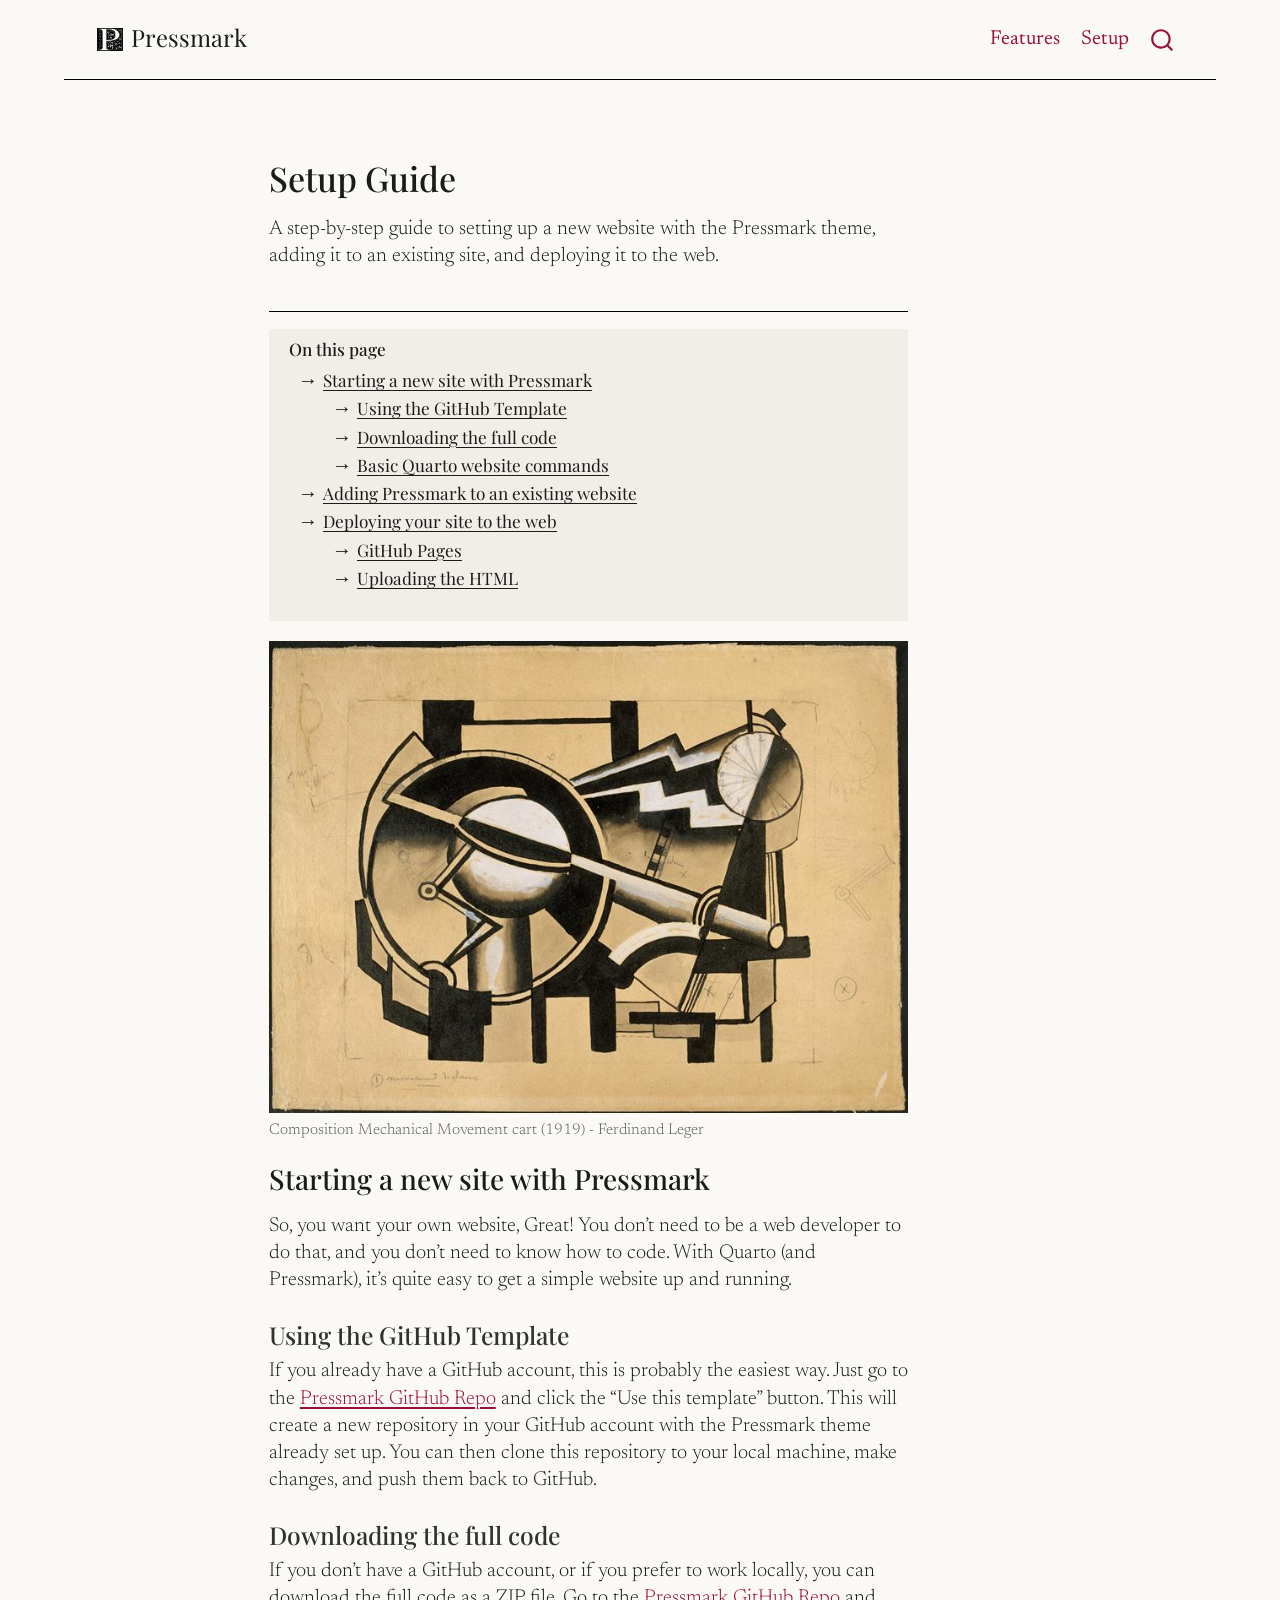
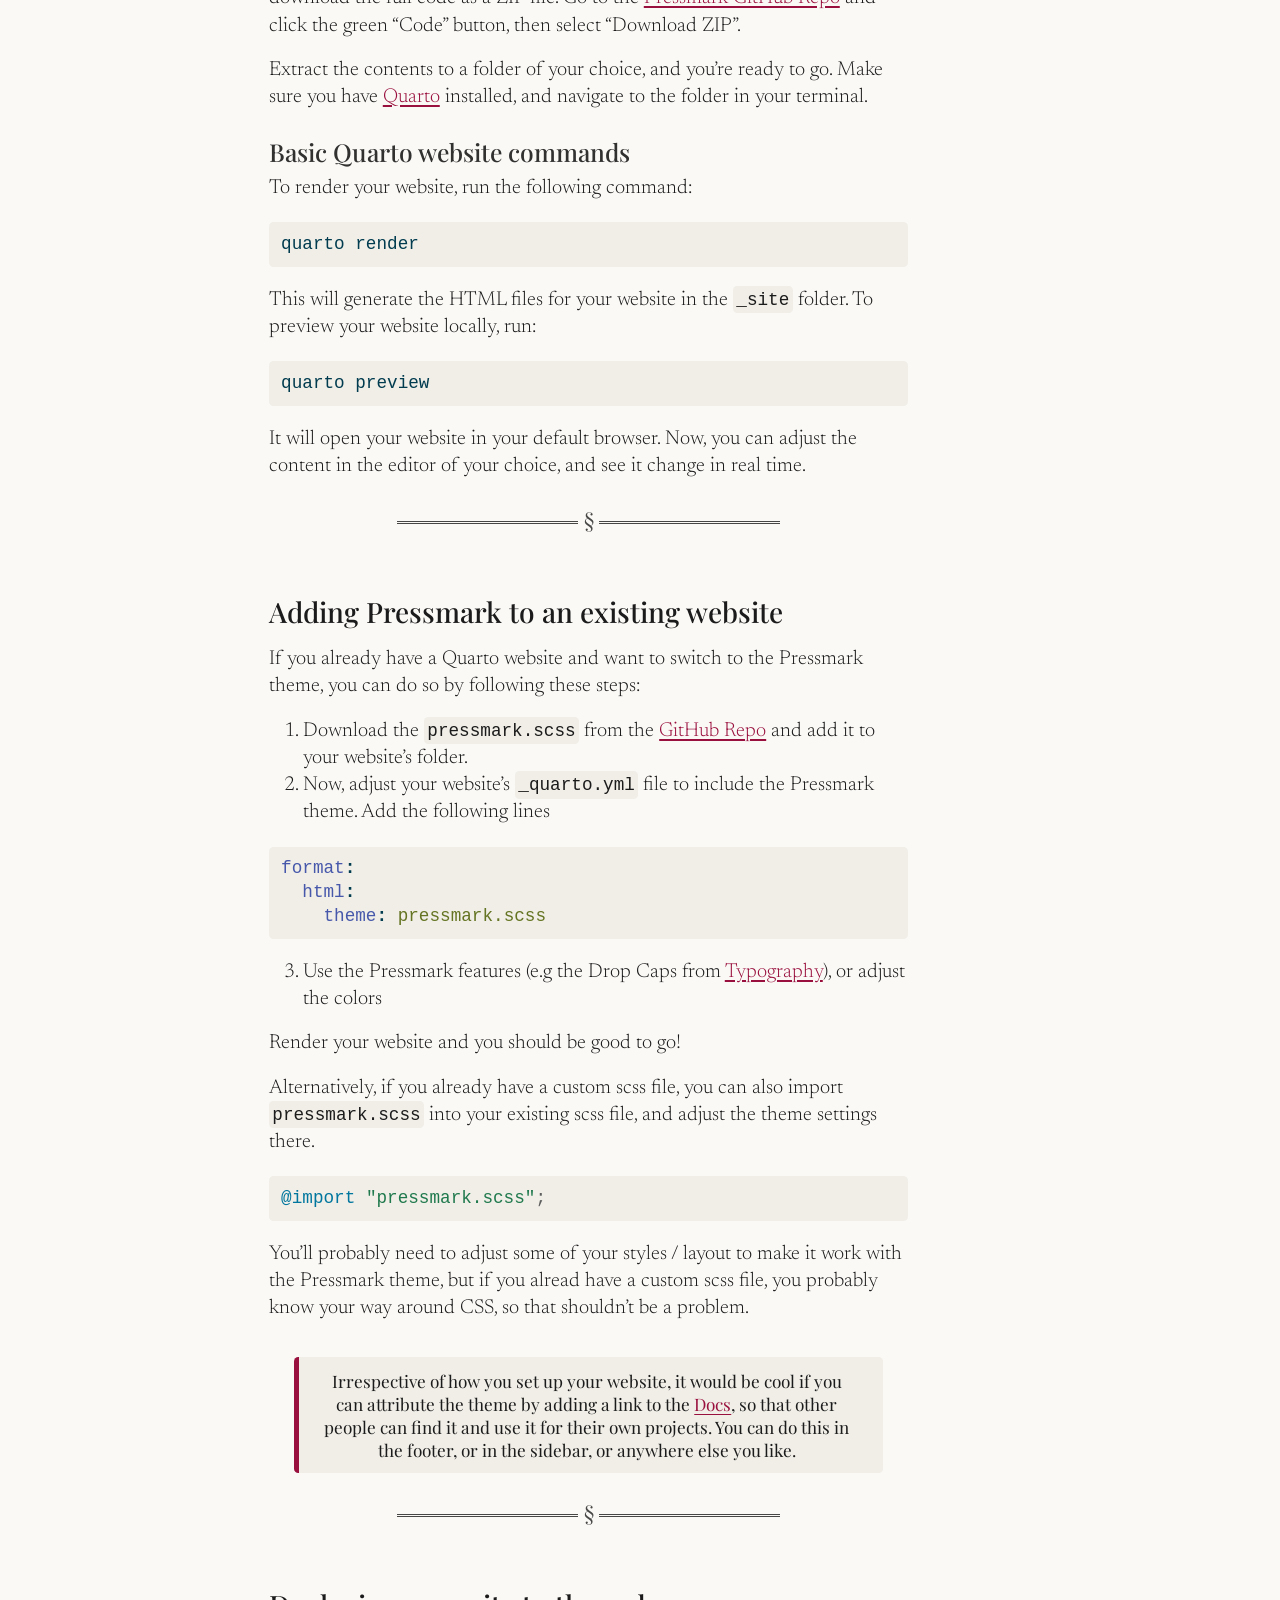
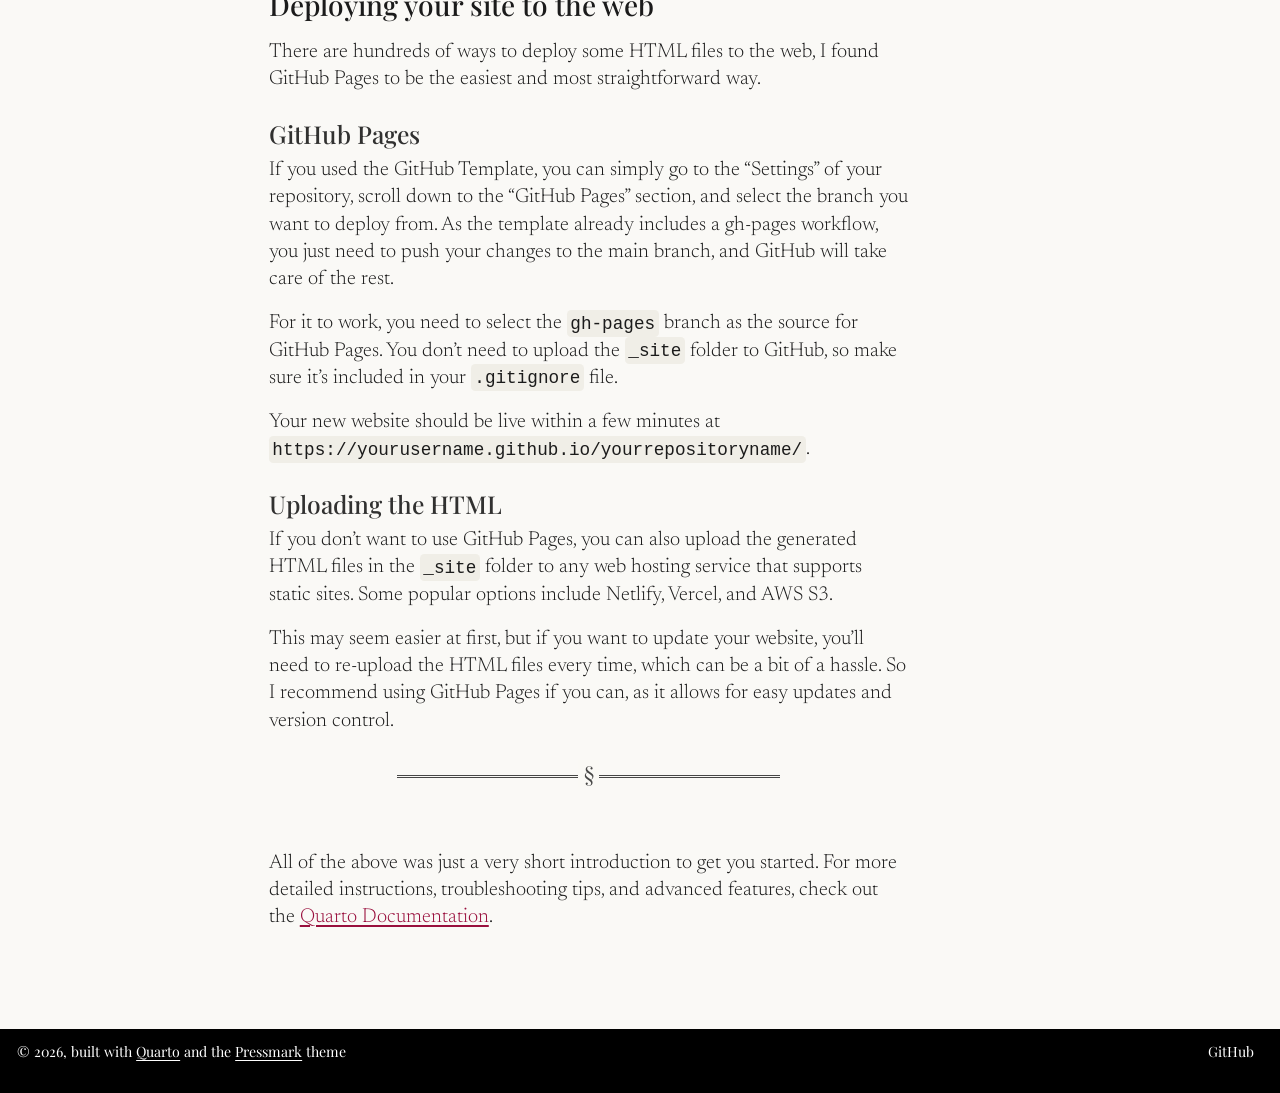
<file: setup.html>
<!DOCTYPE html>
<html xmlns="http://www.w3.org/1999/xhtml" lang="en" xml:lang="en"><head>

<meta charset="utf-8">
<meta name="generator" content="quarto-1.11.9">

<meta name="viewport" content="width=device-width, initial-scale=1.0, user-scalable=yes">

<meta name="description" content="A step-by-step guide to setting up a new website with the Pressmark theme, adding it to an existing site, and deploying it to the web.">

<title>Setup Guide – Quarto Pressmark</title>
<style>
/* Default styles provided by pandoc.
** See https://pandoc.org/MANUAL.html#variables-for-html for config info.
*/
span.smallcaps{font-variant: small-caps;}
div.columns{display: flex; gap: 1.5em;}
div.column{flex: auto;}
@media screen {
div.columns{gap: min(4vw, 1.5em);}
div.column{overflow-x: auto;}
}
div.hanging-indent{margin-left: 1.5em; text-indent: -1.5em;}
ul.task-list{list-style: none;}
ul.task-list li input[type="checkbox"] {
  width: 0.8em;
  margin: 0 0.8em 0.2em -1em; /* quarto-specific, see https://github.com/quarto-dev/quarto-cli/issues/4556 */ 
  vertical-align: middle;
}
/* CSS for syntax highlighting */
html { -webkit-text-size-adjust: 100%; }
pre > code.sourceCode { white-space: pre; position: relative; }
pre > code.sourceCode > span { display: inline-block; line-height: 1.25; }
pre > code.sourceCode > span:empty { height: 1.2em; }
.sourceCode { overflow: visible; }
code.sourceCode > span { color: inherit; text-decoration: inherit; }
div.sourceCode { margin: 1em 0; }
pre.sourceCode { margin: 0; }
@media screen {
div.sourceCode { overflow: auto; }
}
@media print {
pre > code.sourceCode { white-space: pre-wrap; }
pre > code.sourceCode > span { text-indent: -5em; padding-left: 5em; }
}
pre.numberSource code
  { counter-reset: source-line 0; }
pre.numberSource code > span
  { position: relative; left: -4em; counter-increment: source-line; }
pre.numberSource code > span > a:first-child::before
  { content: counter(source-line);
    position: relative; left: -1em; text-align: right; vertical-align: baseline;
    border: none; display: inline-block;
    -webkit-touch-callout: none; -webkit-user-select: none;
    -khtml-user-select: none; -moz-user-select: none;
    -ms-user-select: none; user-select: none;
    padding: 0 4px; width: 4em;
  }
pre.numberSource { margin-left: 3em;  padding-left: 4px; }
div.sourceCode
  {   }
@media screen {
pre > code.sourceCode > span > a:first-child::before { text-decoration: underline; }
}
</style>


<script src="site_libs/quarto-nav/quarto-nav.js"></script>
<script src="site_libs/quarto-nav/headroom.min.js"></script>
<script src="site_libs/clipboard/clipboard.min.js"></script>
<script src="site_libs/quarto-search/autocomplete.umd.js"></script>
<script src="site_libs/quarto-search/fuse.min.js"></script>
<script src="site_libs/quarto-search/quarto-search.js"></script>
<meta name="quarto:offset" content="./">
<link href="./static/favicon.ico" rel="icon">
<script src="site_libs/quarto-html/quarto.js" type="module"></script>
<script src="site_libs/quarto-html/tabsets/tabsets.js" type="module"></script>
<script src="site_libs/quarto-html/scrollable-regions/scrollable-regions.js" type="module"></script>
<script src="site_libs/quarto-html/popper.min.js"></script>
<script src="site_libs/quarto-html/tippy.umd.min.js"></script>
<script src="site_libs/quarto-html/anchor.min.js"></script>
<link href="site_libs/quarto-html/tippy.css" rel="stylesheet">
<link href="site_libs/quarto-html/quarto-syntax-highlighting-e967c2a1c1d6256cd39175177f59660b.css" rel="stylesheet" id="quarto-text-highlighting-styles">
<script src="site_libs/bootstrap/bootstrap.min.js"></script>
<link href="site_libs/bootstrap/bootstrap-icons.css" rel="stylesheet">
<link href="site_libs/bootstrap/bootstrap-325d347ab4856f917488c0cdb0f1f3f9.min.css" rel="stylesheet" append-hash="true" id="quarto-bootstrap" data-mode="light">
<script id="quarto-search-options" type="application/json">{
  "location": "navbar",
  "copy-button": false,
  "collapse-after": 3,
  "panel-placement": "end",
  "type": "overlay",
  "limit": 50,
  "keyboard-shortcut": [
    "f",
    "/",
    "s"
  ],
  "show-item-context": false,
  "language": {
    "search-no-results-text": "No results",
    "search-matching-documents-text": "matching documents",
    "search-copy-link-title": "Copy link to search",
    "search-hide-matches-text": "Hide additional matches",
    "search-more-match-text": "more match in this document",
    "search-more-matches-text": "more matches in this document",
    "search-clear-button-title": "Clear",
    "search-text-placeholder": "",
    "search-detached-cancel-button-title": "Cancel",
    "search-submit-button-title": "Submit",
    "search-label": "Search"
  }
}</script>


<meta property="og:title" content="Setup Guide – Quarto Pressmark">
<meta property="og:description" content="A step-by-step guide to setting up a new website with the Pressmark theme, adding it to an existing site, and deploying it to the web.">
<meta property="og:image" content="https://mdwm.org/quarto-pressmark/static/setup.jpeg">
<meta property="og:site_name" content="Quarto Pressmark">
<meta property="og:image:height" content="559">
<meta property="og:image:width" content="758">
</head>

<body class="nav-fixed quarto-light"><a id="quarto-skip-link" class="visually-hidden-focusable" href="#quarto-document-content">Skip to main content</a>

<div id="quarto-search-results"></div>
  <header id="quarto-header" class="headroom fixed-top">
    <nav class="navbar navbar-expand-lg " data-bs-theme="dark" aria-label="Site">
      <div class="navbar-container container-fluid">
      <div class="navbar-brand-container mx-auto">
    <a href="./index.html" class="navbar-brand navbar-brand-logo">
    <img src="./static/P.png" alt="Quarto Pressmark Logo" class="navbar-logo light-content">
    <img src="./static/P.png" alt="Quarto Pressmark Logo" class="navbar-logo dark-content">
    </a>
    <a class="navbar-brand" href="./index.html">
    <span class="navbar-title">Pressmark</span>
    </a>
  </div>
          <button class="navbar-toggler" type="button" data-bs-toggle="collapse" data-bs-target="#navbarCollapse" aria-controls="navbarCollapse" aria-expanded="false" aria-label="Toggle navigation" onclick="if (window.quartoToggleHeadroom) { window.quartoToggleHeadroom(); }">
  <span class="navbar-toggler-icon"></span>
</button>
          <div class="collapse navbar-collapse" id="navbarCollapse">
            <ul class="navbar-nav navbar-nav-scroll ms-auto">
  <li class="nav-item">
    <a class="nav-link" href="./features/index.html"> 
<span class="menu-text">Features</span></a>
  </li>  
  <li class="nav-item">
    <a class="nav-link active" href="./setup.html" aria-current="page"> 
<span class="menu-text">Setup</span></a>
  </li>  
</ul>
          </div> <!-- /navcollapse -->
            <div class="quarto-navbar-tools">
</div>
            <div id="quarto-search" class="" title="Search"></div>
      </div> <!-- /container-fluid -->
    </nav>
</header>
<!-- content -->
<div id="quarto-content" class="quarto-container page-columns page-rows-contents page-layout-article page-navbar">
<!-- sidebar -->
<!-- margin-sidebar -->
    <div id="quarto-margin-sidebar" class="sidebar margin-sidebar zindex-bottom">
    </div>
<!-- main -->
<main class="content" id="quarto-document-content" tabindex="-1">

<header id="title-block-header" class="quarto-title-block default">
<div class="quarto-title">
<h1 class="title">Setup Guide</h1>
</div>

<div>
  <div class="description">
    A step-by-step guide to setting up a new website with the Pressmark theme, adding it to an existing site, and deploying it to the web.
  </div>
</div>


<div class="quarto-title-meta">

    
  
    
  </div>
  


</header>

<nav id="TOC" role="doc-toc" aria-labelledby="toc-title">
    <h2 id="toc-title">On this page</h2>
   
  <ul>
  <li><a href="#starting-a-new-site-with-pressmark" id="toc-starting-a-new-site-with-pressmark">Starting a new site with Pressmark</a>
  <ul>
  <li><a href="#using-the-github-template" id="toc-using-the-github-template">Using the GitHub Template</a></li>
  <li><a href="#downloading-the-full-code" id="toc-downloading-the-full-code">Downloading the full code</a></li>
  <li><a href="#basic-quarto-website-commands" id="toc-basic-quarto-website-commands">Basic Quarto website commands</a></li>
  </ul></li>
  <li><a href="#adding-pressmark-to-an-existing-website" id="toc-adding-pressmark-to-an-existing-website">Adding Pressmark to an existing website</a></li>
  <li><a href="#deploying-your-site-to-the-web" id="toc-deploying-your-site-to-the-web">Deploying your site to the web</a>
  <ul>
  <li><a href="#github-pages" id="toc-github-pages">GitHub Pages</a></li>
  <li><a href="#uploading-the-html" id="toc-uploading-the-html">Uploading the HTML</a></li>
  </ul></li>
  </ul>
</nav>
<div class="quarto-figure quarto-figure-center">
<figure class="figure">
<p><img src="./static/setup.jpeg" class="img-fluid figure-img"></p>
<figcaption>Composition Mechanical Movement cart (1919) - Ferdinand Leger</figcaption>
</figure>
</div>
<section id="starting-a-new-site-with-pressmark" class="level2">
<h2 class="anchored" data-anchor-id="starting-a-new-site-with-pressmark">Starting a new site with Pressmark</h2>
<p>So, you want your own website, Great! You don’t need to be a web developer to do that, and you don’t need to know how to code. With Quarto (and Pressmark), it’s quite easy to get a simple website up and running.</p>
<section id="using-the-github-template" class="level3">
<h3 class="anchored" data-anchor-id="using-the-github-template">Using the GitHub Template</h3>
<p>If you already have a GitHub account, this is probably the easiest way. Just go to the <a href="https://github.com/skriptum/quarto-pressmark">Pressmark GitHub Repo</a> and click the “Use this template” button. This will create a new repository in your GitHub account with the Pressmark theme already set up. You can then clone this repository to your local machine, make changes, and push them back to GitHub.</p>
</section>
<section id="downloading-the-full-code" class="level3">
<h3 class="anchored" data-anchor-id="downloading-the-full-code">Downloading the full code</h3>
<p>If you don’t have a GitHub account, or if you prefer to work locally, you can download the full code as a ZIP file. Go to the <a href="https://github.com/skriptum/quarto-pressmark">Pressmark GitHub Repo</a> and click the green “Code” button, then select “Download ZIP”.</p>
<p>Extract the contents to a folder of your choice, and you’re ready to go. Make sure you have <a href="https://quarto.org/">Quarto</a> installed, and navigate to the folder in your terminal.</p>
</section>
<section id="basic-quarto-website-commands" class="level3">
<h3 class="anchored" data-anchor-id="basic-quarto-website-commands">Basic Quarto website commands</h3>
<p>To render your website, run the following command:</p>
<div class="code-copy-outer-scaffold"><div class="sourceCode" id="cb1"><pre class="sourceCode bash code-with-copy"><code class="sourceCode bash"><span id="cb1-1"><a href="#cb1-1" aria-hidden="true" tabindex="-1"></a><span class="ex">quarto</span> render</span></code></pre></div><button title="Copy to Clipboard" class="code-copy-button"><i class="bi"></i></button></div>
<p>This will generate the HTML files for your website in the <code>_site</code> folder. To preview your website locally, run:</p>
<div class="code-copy-outer-scaffold"><div class="sourceCode" id="cb2"><pre class="sourceCode bash code-with-copy"><code class="sourceCode bash"><span id="cb2-1"><a href="#cb2-1" aria-hidden="true" tabindex="-1"></a><span class="ex">quarto</span> preview</span></code></pre></div><button title="Copy to Clipboard" class="code-copy-button"><i class="bi"></i></button></div>
<p>It will open your website in your default browser. Now, you can adjust the content in the editor of your choice, and see it change in real time.</p>
<hr>
</section>
</section>
<section id="adding-pressmark-to-an-existing-website" class="level2">
<h2 class="anchored" data-anchor-id="adding-pressmark-to-an-existing-website">Adding Pressmark to an existing website</h2>
<p>If you already have a Quarto website and want to switch to the Pressmark theme, you can do so by following these steps:</p>
<ol type="1">
<li>Download the <code>pressmark.scss</code> from the <a href="https://github.com/skriptum/quarto-pressmark/blob/main/pressmark.scss">GitHub Repo</a> and add it to your website’s folder.</li>
<li>Now, adjust your website’s <code>_quarto.yml</code> file to include the Pressmark theme. Add the following lines</li>
</ol>
<div class="code-copy-outer-scaffold"><div class="sourceCode" id="cb3"><pre class="sourceCode yaml code-with-copy"><code class="sourceCode yaml"><span id="cb3-1"><a href="#cb3-1" aria-hidden="true" tabindex="-1"></a><span class="fu">format</span><span class="kw">:</span></span>
<span id="cb3-2"><a href="#cb3-2" aria-hidden="true" tabindex="-1"></a><span class="at">  </span><span class="fu">html</span><span class="kw">:</span></span>
<span id="cb3-3"><a href="#cb3-3" aria-hidden="true" tabindex="-1"></a><span class="at">    </span><span class="fu">theme</span><span class="kw">:</span><span class="at"> pressmark.scss</span></span></code></pre></div><button title="Copy to Clipboard" class="code-copy-button"><i class="bi"></i></button></div>
<ol start="3" type="1">
<li>Use the Pressmark features (e.g the Drop Caps from <a href="./features/typography.qmd">Typography</a>), or adjust the colors</li>
</ol>
<p>Render your website and you should be good to go!</p>
<p>Alternatively, if you already have a custom scss file, you can also import <code>pressmark.scss</code> into your existing scss file, and adjust the theme settings there.</p>
<div class="code-copy-outer-scaffold"><div class="sourceCode" id="cb4"><pre class="sourceCode css code-with-copy"><code class="sourceCode css"><span id="cb4-1"><a href="#cb4-1" aria-hidden="true" tabindex="-1"></a><span class="im">@import</span> <span class="st">"pressmark.scss"</span><span class="op">;</span></span></code></pre></div><button title="Copy to Clipboard" class="code-copy-button"><i class="bi"></i></button></div>
<p>You’ll probably need to adjust some of your styles / layout to make it work with the Pressmark theme, but if you alread have a custom scss file, you probably know your way around CSS, so that shouldn’t be a problem.</p>
<blockquote class="blockquote">
<p>Irrespective of how you set up your website, it would be cool if you can attribute the theme by adding a link to the <a href="https://mdwm.org/quarto-pressmark/">Docs</a>, so that other people can find it and use it for their own projects. You can do this in the footer, or in the sidebar, or anywhere else you like.</p>
</blockquote>
<hr>
</section>
<section id="deploying-your-site-to-the-web" class="level2">
<h2 class="anchored" data-anchor-id="deploying-your-site-to-the-web">Deploying your site to the web</h2>
<p>There are hundreds of ways to deploy some HTML files to the web, I found GitHub Pages to be the easiest and most straightforward way.</p>
<section id="github-pages" class="level3">
<h3 class="anchored" data-anchor-id="github-pages">GitHub Pages</h3>
<p>If you used the GitHub Template, you can simply go to the “Settings” of your repository, scroll down to the “GitHub Pages” section, and select the branch you want to deploy from. As the template already includes a gh-pages workflow, you just need to push your changes to the main branch, and GitHub will take care of the rest.</p>
<p>For it to work, you need to select the <code>gh-pages</code> branch as the source for GitHub Pages. You don’t need to upload the <code>_site</code> folder to GitHub, so make sure it’s included in your <code>.gitignore</code> file.</p>
<p>Your new website should be live within a few minutes at <code>https://yourusername.github.io/yourrepositoryname/</code>.</p>
</section>
<section id="uploading-the-html" class="level3">
<h3 class="anchored" data-anchor-id="uploading-the-html">Uploading the HTML</h3>
<p>If you don’t want to use GitHub Pages, you can also upload the generated HTML files in the <code>_site</code> folder to any web hosting service that supports static sites. Some popular options include Netlify, Vercel, and AWS S3.</p>
<p>This may seem easier at first, but if you want to update your website, you’ll need to re-upload the HTML files every time, which can be a bit of a hassle. So I recommend using GitHub Pages if you can, as it allows for easy updates and version control.</p>
<hr>
<p>All of the above was just a very short introduction to get you started. For more detailed instructions, troubleshooting tips, and advanced features, check out the <a href="https://quarto.org/">Quarto Documentation</a>.</p>


</section>
</section>

</main> <!-- /main -->
<script id="quarto-html-after-body" type="application/javascript">
  window.document.addEventListener("DOMContentLoaded", function (event) {
    const icon = "";
    const anchorJS = new window.AnchorJS();
    anchorJS.options = {
      placement: 'right',
      icon: icon
    };
    anchorJS.add('.anchored');
    const isCodeAnnotation = (el) => {
      for (const clz of el.classList) {
        if (clz.startsWith('code-annotation-')) {                     
          return true;
        }
      }
      return false;
    }
    const onCopySuccess = function(e) {
      // button target
      const button = e.trigger;
      // don't keep focus
      button.blur();
      // flash "checked"
      button.classList.add('code-copy-button-checked');
      var currentTitle = button.getAttribute("title");
      button.setAttribute("title", "Copied!");
      let tooltip;
      if (window.bootstrap) {
        button.setAttribute("data-bs-toggle", "tooltip");
        button.setAttribute("data-bs-placement", "left");
        button.setAttribute("data-bs-title", "Copied!");
        tooltip = new bootstrap.Tooltip(button, 
          { trigger: "manual", 
            customClass: "code-copy-button-tooltip",
            offset: [0, -8]});
        tooltip.show();    
      }
      setTimeout(function() {
        if (tooltip) {
          tooltip.hide();
          button.removeAttribute("data-bs-title");
          button.removeAttribute("data-bs-toggle");
          button.removeAttribute("data-bs-placement");
        }
        button.setAttribute("title", currentTitle);
        button.classList.remove('code-copy-button-checked');
      }, 1000);
      // clear code selection
      e.clearSelection();
    }
    const getTextToCopy = function(trigger) {
      const outerScaffold = trigger.parentElement.cloneNode(true);
      const codeEl = outerScaffold.querySelector('code');
      for (const childEl of codeEl.children) {
        if (isCodeAnnotation(childEl)) {
          childEl.remove();
        }
      }
      return codeEl.innerText;
    }
    const clipboard = new window.ClipboardJS('.code-copy-button:not([data-in-quarto-modal])', {
      text: getTextToCopy
    });
    clipboard.on('success', onCopySuccess);
    if (window.document.getElementById('quarto-embedded-source-code-modal')) {
      const clipboardModal = new window.ClipboardJS('.code-copy-button[data-in-quarto-modal]', {
        text: getTextToCopy,
        container: window.document.getElementById('quarto-embedded-source-code-modal')
      });
      clipboardModal.on('success', onCopySuccess);
    }
      var localhostRegex = new RegExp(/^(?:http|https):\/\/localhost\:?[0-9]*\//);
      var mailtoRegex = new RegExp(/^mailto:/);
        var filterRegex = new RegExp("https:\/\/mdwm\.org\/quarto-pressmark\/");
      const newWindowLabel = "(opens in a new tab)";
      const newWindowNoteId = "quarto-ext-newwindow-label";
      // Links reference one hidden label through aria-describedby, so the
      // announcement never changes their accessible name.
      var describeNewWindow = (link) => {
        if (!window.document.getElementById(newWindowNoteId)) {
          var newWindowNote = window.document.createElement("span");
          newWindowNote.id = newWindowNoteId;
          newWindowNote.hidden = true;
          newWindowNote.textContent = newWindowLabel;
          window.document.body.appendChild(newWindowNote);
        }
        var describedBy = (link.getAttribute("aria-describedby") || "").split(/\s+/).filter(Boolean);
        if (!describedBy.includes(newWindowNoteId)) {
          describedBy.push(newWindowNoteId);
          link.setAttribute("aria-describedby", describedBy.join(" "));
        }
      }
      var isInternal = (href) => {
          return filterRegex.test(href) || localhostRegex.test(href) || mailtoRegex.test(href);
      }
      // Inspect non-navigation links and adorn them if external
      window.quartoDecorateExternalLinks = function (root) {
     var links = (root || window.document).querySelectorAll('a[href]:not(.nav-link):not(.navbar-brand):not(.toc-action):not(.sidebar-link):not(.sidebar-item-toggle):not(.pagination-link):not(.no-external):not([aria-hidden]):not(.dropdown-item):not(.quarto-navigation-tool):not(.about-link)');
      for (var i=0; i<links.length; i++) {
        const link = links[i];
        if (!isInternal(link.href)) {
          // undo the damage that might have been done by quarto-nav.js in the case of
          // links that we want to consider external
          if (link.dataset.originalHref !== undefined) {
            link.href = link.dataset.originalHref;
          }
            // target, if specified
            link.setAttribute("target", "_blank");
            if (link.getAttribute("rel") === null) {
              link.setAttribute("rel", "noopener");
            }
            describeNewWindow(link);
          if (!link.classList.contains('no-external-icon')) {
          }
        }
      }
      };
      window.quartoDecorateExternalLinks(window.document);
    // Esc closes the popup (WCAG 1.4.13) and focus leaving both trigger and
    // popup closes it (WCAG 2.4.11); tippy handles neither for interactive popups.
    const hideOnEscAndFocusOut = {
      name: 'hideOnEscAndFocusOut',
      defaultValue: true,
      fn(instance) {
        const dismiss = () => {
          // A show scheduled by the trigger delay would otherwise reopen it
          instance.clearDelayTimeouts();
          instance.hide();
        };
        const onKeyDown = (event) => {
          if (event.key !== 'Escape') {
            return;
          }
          // Keep Esc from also reaching page handlers (e.g. reveal.js overview),
          // except an open reveal.js slide menu, which Esc should close too.
          // The menu handles keys only when its keyboard option is on.
          const menuHandlesEsc = window.Reveal?.getPlugin?.('menu')?.isOpen() &&
            window.Reveal.getConfig().menu?.keyboard !== false;
          if (!menuHandlesEsc) {
            event.stopPropagation();
          }
          if (instance.popper.contains(window.document.activeElement)) {
            // Disabled while refocusing so the focus trigger does not reopen it
            instance.disable();
            instance.reference.focus();
            instance.enable();
          }
          dismiss();
        };
        const onFocusOut = (event) => {
          const target = event.relatedTarget;
          if (target && !instance.reference.contains(target) &&
              !instance.popper.contains(target)) {
            dismiss();
          }
        };
        // On the trigger too: a click trigger (code-annotations: select) has no
        // blur handling. Attached for the instance's lifetime so leaving the
        // trigger also cancels a show still pending on the trigger delay.
        instance.reference.addEventListener('focusout', onFocusOut);
        return {
          onShow() {
            window.document.addEventListener('keydown', onKeyDown, true);
            instance.popper.addEventListener('focusout', onFocusOut);
          },
          onHide() {
            window.document.removeEventListener('keydown', onKeyDown, true);
            instance.popper.removeEventListener('focusout', onFocusOut);
          },
          onDestroy() {
            instance.reference.removeEventListener('focusout', onFocusOut);
          },
        };
      },
    };
    function tippyHover(el, contentFn, onTriggerFn, onUntriggerFn) {
      const config = {
        allowHTML: true,
        maxWidth: 500,
        delay: 100,
        arrow: false,
        appendTo: function(el) {
            return el.parentElement;
        },
        interactive: true,
        interactiveBorder: 10,
        theme: 'quarto',
        placement: 'bottom-start',
        plugins: [hideOnEscAndFocusOut],
      };
      if (contentFn) {
        config.content = contentFn;
      }
      if (onTriggerFn) {
        config.onTrigger = onTriggerFn;
      }
      if (onUntriggerFn) {
        config.onUntrigger = onUntriggerFn;
      }
      window.tippy(el, config); 
    }
    const noterefs = window.document.querySelectorAll('a[role="doc-noteref"]');
    for (var i=0; i<noterefs.length; i++) {
      const ref = noterefs[i];
      tippyHover(ref, function() {
        // use id or data attribute instead here
        let href = ref.getAttribute('data-footnote-href') || ref.getAttribute('href');
        try { href = new URL(href).hash; } catch {}
        const id = href.replace(/^#\/?/, "");
        const note = window.document.getElementById(id);
        if (note) {
          return note.innerHTML;
        } else {
          return "";
        }
      });
    }
    const xrefs = window.document.querySelectorAll('a.quarto-xref');
    const processXRef = (id, note) => {
      // Strip column container classes
      const stripColumnClz = (el) => {
        el.classList.remove("page-full", "page-columns");
        if (el.children) {
          for (const child of el.children) {
            stripColumnClz(child);
          }
        }
      }
      stripColumnClz(note)
      if (id === null || id.startsWith('sec-')) {
        // Special case sections, only their first couple elements
        const container = document.createElement("div");
        if (note.children && note.children.length > 2) {
          container.appendChild(note.children[0].cloneNode(true));
          for (let i = 1; i < note.children.length; i++) {
            const child = note.children[i];
            if (child.tagName === "P" && child.innerText === "") {
              continue;
            } else {
              container.appendChild(child.cloneNode(true));
              break;
            }
          }
          if (window.Quarto?.typesetMath) {
            window.Quarto.typesetMath(container);
          }
          return container.innerHTML
        } else {
          if (window.Quarto?.typesetMath) {
            window.Quarto.typesetMath(note);
          }
          return note.innerHTML;
        }
      } else {
        // Remove any anchor links if they are present
        const anchorLink = note.querySelector('a.anchorjs-link');
        if (anchorLink) {
          anchorLink.remove();
        }
        if (window.Quarto?.typesetMath) {
          window.Quarto.typesetMath(note);
        }
        if (note.classList.contains("callout")) {
          return note.outerHTML;
        } else {
          return note.innerHTML;
        }
      }
    }
    for (var i=0; i<xrefs.length; i++) {
      const xref = xrefs[i];
      tippyHover(xref, undefined, function(instance) {
        instance.disable();
        let url = xref.getAttribute('href');
        let hash = undefined; 
        if (url.startsWith('#')) {
          hash = url;
        } else {
          try { hash = new URL(url).hash; } catch {}
        }
        if (hash) {
          const id = hash.replace(/^#\/?/, "");
          const note = window.document.getElementById(id);
          if (note !== null) {
            try {
              const html = processXRef(id, note.cloneNode(true));
              instance.setContent(html);
            } finally {
              instance.enable();
              instance.show();
            }
          } else {
            // See if we can fetch this
            fetch(url.split('#')[0])
            .then(res => res.text())
            .then(html => {
              const parser = new DOMParser();
              const htmlDoc = parser.parseFromString(html, "text/html");
              const note = htmlDoc.getElementById(id);
              if (note !== null) {
                const html = processXRef(id, note);
                instance.setContent(html);
              } 
            }).finally(() => {
              instance.enable();
              instance.show();
            });
          }
        } else {
          // See if we can fetch a full url (with no hash to target)
          // This is a special case and we should probably do some content thinning / targeting
          fetch(url)
          .then(res => res.text())
          .then(html => {
            const parser = new DOMParser();
            const htmlDoc = parser.parseFromString(html, "text/html");
            const note = htmlDoc.querySelector('main.content');
            if (note !== null) {
              // This should only happen for chapter cross references
              // (since there is no id in the URL)
              // remove the first header
              if (note.children.length > 0 && note.children[0].tagName === "HEADER") {
                note.children[0].remove();
              }
              const html = processXRef(null, note);
              instance.setContent(html);
            } 
          }).finally(() => {
            instance.enable();
            instance.show();
          });
        }
      }, function(instance) {
      });
    }
        let selectedAnnoteEl;
        const selectorForAnnotation = ( cell, annotation) => {
          let cellAttr = 'data-code-cell="' + cell + '"';
          let lineAttr = 'data-code-annotation="' +  annotation + '"';
          const selector = 'span[' + cellAttr + '][' + lineAttr + ']';
          return selector;
        }
        const selectCodeLines = (annoteEl) => {
          const doc = window.document;
          const targetCell = annoteEl.getAttribute("data-target-cell");
          const targetAnnotation = annoteEl.getAttribute("data-target-annotation");
          const annoteSpan = window.document.querySelector(selectorForAnnotation(targetCell, targetAnnotation));
          const lines = annoteSpan.getAttribute("data-code-lines").split(",");
          const lineIds = lines.map((line) => {
            return targetCell + "-" + line;
          })
          // Each band is positioned against its own containing block, which is
          // not the offsetParent of the lines, so place it from client rects.
          const placeBand = (band, firstEl, lastEl, codeBlock) => {
            const container = band.offsetParent;
            if (container === null) {
              return;
            }
            const containerRect = container.getBoundingClientRect();
            // Reveal.js scales slides with a transform, so convert client
            // pixels back to the CSS pixels of the container.
            const scale = containerRect.height / container.offsetHeight || 1;
            const firstRect = firstEl.getBoundingClientRect();
            const lastRect = lastEl.getBoundingClientRect();
            const top = (firstRect.top - containerRect.top) / scale - container.clientTop + container.scrollTop;
            const height = (lastRect.bottom - firstRect.top) / scale;
            band.style.top = top - 2 + "px";
            band.style.height = height + 4 + "px";
            if (codeBlock) {
              // Without the copy button wrapper, the containing block is wider
              // than the code block, so span the code block explicitly.
              const blockRect = codeBlock.getBoundingClientRect();
              band.style.left = (blockRect.left - containerRect.left) / scale - container.clientLeft + container.scrollLeft + "px";
              band.style.width = blockRect.width / scale + "px";
            }
          };
          if (lineIds.length > 0) {
            const el = window.document.getElementById(lineIds[0]);
            const lastEl = window.document.getElementById(lineIds[lineIds.length - 1]);
            const parent = el.parentElement.parentElement;
            // cook up a div (if necessary) and position it
            let div = window.document.getElementById("code-annotation-line-highlight");
            if (div === null) {
              div = window.document.createElement("div");
              div.setAttribute("id", "code-annotation-line-highlight");
              div.style.position = 'absolute';
              parent.appendChild(div);
            }
            placeBand(div, el, lastEl, parent.closest("div.sourceCode") || parent);
            let gutterDiv = window.document.getElementById("code-annotation-line-highlight-gutter");
            if (gutterDiv === null) {
              gutterDiv = window.document.createElement("div");
              gutterDiv.setAttribute("id", "code-annotation-line-highlight-gutter");
              gutterDiv.style.position = 'absolute';
              const codeCell = window.document.getElementById(targetCell);
              const gutter = codeCell.querySelector('.code-annotation-gutter');
              gutter.appendChild(gutterDiv);
            }
            placeBand(gutterDiv, el, lastEl);
            selectedAnnoteEl = annoteEl;
          }
        };
        const unselectCodeLines = () => {
          const elementsIds = ["code-annotation-line-highlight", "code-annotation-line-highlight-gutter"];
          elementsIds.forEach((elId) => {
            const div = window.document.getElementById(elId);
            if (div) {
              div.remove();
            }
          });
          selectedAnnoteEl = undefined;
        };
          // Handle positioning of the toggle
      window.addEventListener(
        "resize",
        throttle(() => {
          elRect = undefined;
          if (selectedAnnoteEl) {
            selectCodeLines(selectedAnnoteEl);
          }
        }, 10)
      );
      function throttle(fn, ms) {
      let throttle = false;
      let timer;
        return (...args) => {
          if(!throttle) { // first call gets through
              fn.apply(this, args);
              throttle = true;
          } else { // all the others get throttled
              if(timer) clearTimeout(timer); // cancel #2
              timer = setTimeout(() => {
                fn.apply(this, args);
                timer = throttle = false;
              }, ms);
          }
        };
      }
        // Attach click handler to the DT
        const annoteDls = window.document.querySelectorAll('dt[data-target-cell]');
        for (const annoteDlNode of annoteDls) {
          annoteDlNode.addEventListener('click', (event) => {
            const clickedEl = event.target;
            if (clickedEl !== selectedAnnoteEl) {
              unselectCodeLines();
              const activeEl = window.document.querySelector('dt[data-target-cell].code-annotation-active');
              if (activeEl) {
                activeEl.classList.remove('code-annotation-active');
              }
              selectCodeLines(clickedEl);
              clickedEl.classList.add('code-annotation-active');
            } else {
              // Unselect the line
              unselectCodeLines();
              clickedEl.classList.remove('code-annotation-active');
            }
          });
        }
    const findCites = (el) => {
      const parentEl = el.parentElement;
      if (parentEl) {
        const cites = parentEl.dataset.cites;
        if (cites) {
          return {
            el,
            cites: cites.split(' ')
          };
        } else {
          return findCites(el.parentElement)
        }
      } else {
        return undefined;
      }
    };
    var bibliorefs = window.document.querySelectorAll('a[role="doc-biblioref"]');
    for (var i=0; i<bibliorefs.length; i++) {
      const ref = bibliorefs[i];
      const citeInfo = findCites(ref);
      if (citeInfo) {
        tippyHover(citeInfo.el, function() {
          var popup = window.document.createElement('div');
          citeInfo.cites.forEach(function(cite) {
            var citeDiv = window.document.createElement('div');
            citeDiv.classList.add('hanging-indent');
            citeDiv.classList.add('csl-entry');
            var biblioDiv = window.document.getElementById('ref-' + cite);
            if (biblioDiv) {
              citeDiv.innerHTML = biblioDiv.innerHTML;
            }
            popup.appendChild(citeDiv);
          });
          return popup.innerHTML;
        });
      }
    }
  });
  </script>
  <script type="application/javascript">
  window.quartoScrollableRegionsLabels = {"code":"Scrollable code","output":"Scrollable output"};
  </script>
</div> <!-- /content -->
<footer class="footer">
  <div class="nav-footer">
    <div class="nav-footer-left">
<p>© 2026, built with <a href="https://quarto.org" target="_blank">Quarto</a> and the <a href="https://mdwm.org/quarto-pressmark/" target="_blank">Pressmark</a> theme</p>
</div>   
    <div class="nav-footer-center">
      &nbsp;
    </div>
    <div class="nav-footer-right">
      <ul class="footer-items list-unstyled">
    <li class="nav-item">
    <a class="nav-link" href="https://github.com/skriptum/quarto-pressmark">
<p>GitHub</p>
</a>
  </li>  
</ul>
    </div>
  </div>
</footer>




</body></html>
</file>
<file: site_libs/quarto-html/tippy.css>
.tippy-box[data-animation=fade][data-state=hidden]{opacity:0}[data-tippy-root]{max-width:calc(100vw - 10px)}.tippy-box{position:relative;background-color:#333;color:#fff;border-radius:4px;font-size:14px;line-height:1.4;white-space:normal;outline:0;transition-property:transform,visibility,opacity}.tippy-box[data-placement^=top]>.tippy-arrow{bottom:0}.tippy-box[data-placement^=top]>.tippy-arrow:before{bottom:-7px;left:0;border-width:8px 8px 0;border-top-color:initial;transform-origin:center top}.tippy-box[data-placement^=bottom]>.tippy-arrow{top:0}.tippy-box[data-placement^=bottom]>.tippy-arrow:before{top:-7px;left:0;border-width:0 8px 8px;border-bottom-color:initial;transform-origin:center bottom}.tippy-box[data-placement^=left]>.tippy-arrow{right:0}.tippy-box[data-placement^=left]>.tippy-arrow:before{border-width:8px 0 8px 8px;border-left-color:initial;right:-7px;transform-origin:center left}.tippy-box[data-placement^=right]>.tippy-arrow{left:0}.tippy-box[data-placement^=right]>.tippy-arrow:before{left:-7px;border-width:8px 8px 8px 0;border-right-color:initial;transform-origin:center right}.tippy-box[data-inertia][data-state=visible]{transition-timing-function:cubic-bezier(.54,1.5,.38,1.11)}.tippy-arrow{width:16px;height:16px;color:#333}.tippy-arrow:before{content:"";position:absolute;border-color:transparent;border-style:solid}.tippy-content{position:relative;padding:5px 9px;z-index:1}
</file>
<file: site_libs/quarto-html/quarto-syntax-highlighting-e967c2a1c1d6256cd39175177f59660b.css>
/* quarto syntax highlight colors */
:root {
  --quarto-hl-ot-color: #003B4F;
  --quarto-hl-at-color: #657422;
  --quarto-hl-ss-color: #20794D;
  --quarto-hl-an-color: #5E5E5E;
  --quarto-hl-fu-color: #4758AB;
  --quarto-hl-st-color: #20794D;
  --quarto-hl-cf-color: #003B4F;
  --quarto-hl-op-color: #5E5E5E;
  --quarto-hl-er-color: #AD0000;
  --quarto-hl-bn-color: #AD0000;
  --quarto-hl-al-color: #AD0000;
  --quarto-hl-va-color: #111111;
  --quarto-hl-bu-color: inherit;
  --quarto-hl-ex-color: inherit;
  --quarto-hl-pp-color: #AD0000;
  --quarto-hl-in-color: #5E5E5E;
  --quarto-hl-vs-color: #20794D;
  --quarto-hl-wa-color: #5E5E5E;
  --quarto-hl-do-color: #5E5E5E;
  --quarto-hl-im-color: #00769E;
  --quarto-hl-ch-color: #20794D;
  --quarto-hl-dt-color: #AD0000;
  --quarto-hl-fl-color: #AD0000;
  --quarto-hl-co-color: #5E5E5E;
  --quarto-hl-cv-color: #5E5E5E;
  --quarto-hl-cn-color: #8f5902;
  --quarto-hl-sc-color: #5E5E5E;
  --quarto-hl-dv-color: #AD0000;
  --quarto-hl-kw-color: #003B4F;
}

/* other quarto variables */
:root {
  --quarto-font-monospace: "Liberation Mono", "Courier New", monospace;
}

/* syntax highlight based on Pandoc's rules */
pre > code.sourceCode > span {
  color: #003B4F;
}

code.sourceCode > span {
  color: #003B4F;
}

div.sourceCode,
div.sourceCode pre.sourceCode {
  color: #003B4F;
}

/* Normal */
code span {
  color: #003B4F;
}

/* Alert */
code span.al {
  color: #AD0000;
  font-style: inherit;
}

/* Annotation */
code span.an {
  color: #5E5E5E;
  font-style: inherit;
}

/* Attribute */
code span.at {
  color: #657422;
  font-style: inherit;
}

/* BaseN */
code span.bn {
  color: #AD0000;
  font-style: inherit;
}

/* BuiltIn */
code span.bu {
  font-style: inherit;
}

/* ControlFlow */
code span.cf {
  color: #003B4F;
  font-weight: bold;
  font-style: inherit;
}

/* Char */
code span.ch {
  color: #20794D;
  font-style: inherit;
}

/* Constant */
code span.cn {
  color: #8f5902;
  font-style: inherit;
}

/* Comment */
code span.co {
  color: #5E5E5E;
  font-style: inherit;
}

/* CommentVar */
code span.cv {
  color: #5E5E5E;
  font-style: italic;
}

/* Documentation */
code span.do {
  color: #5E5E5E;
  font-style: italic;
}

/* DataType */
code span.dt {
  color: #AD0000;
  font-style: inherit;
}

/* DecVal */
code span.dv {
  color: #AD0000;
  font-style: inherit;
}

/* Error */
code span.er {
  color: #AD0000;
  font-style: inherit;
}

/* Extension */
code span.ex {
  font-style: inherit;
}

/* Float */
code span.fl {
  color: #AD0000;
  font-style: inherit;
}

/* Function */
code span.fu {
  color: #4758AB;
  font-style: inherit;
}

/* Import */
code span.im {
  color: #00769E;
  font-style: inherit;
}

/* Information */
code span.in {
  color: #5E5E5E;
  font-style: inherit;
}

/* Keyword */
code span.kw {
  color: #003B4F;
  font-weight: bold;
  font-style: inherit;
}

/* Operator */
code span.op {
  color: #5E5E5E;
  font-style: inherit;
}

/* Other */
code span.ot {
  color: #003B4F;
  font-style: inherit;
}

/* Preprocessor */
code span.pp {
  color: #AD0000;
  font-style: inherit;
}

/* SpecialChar */
code span.sc {
  color: #5E5E5E;
  font-style: inherit;
}

/* SpecialString */
code span.ss {
  color: #20794D;
  font-style: inherit;
}

/* String */
code span.st {
  color: #20794D;
  font-style: inherit;
}

/* Variable */
code span.va {
  color: #111111;
  font-style: inherit;
}

/* VerbatimString */
code span.vs {
  color: #20794D;
  font-style: inherit;
}

/* Warning */
code span.wa {
  color: #5E5E5E;
  font-style: italic;
}

.prevent-inlining {
  content: "</";
}

/*# sourceMappingURL=acab5065bbe818dbe04983be7b3107a6.css.map */
</file>
